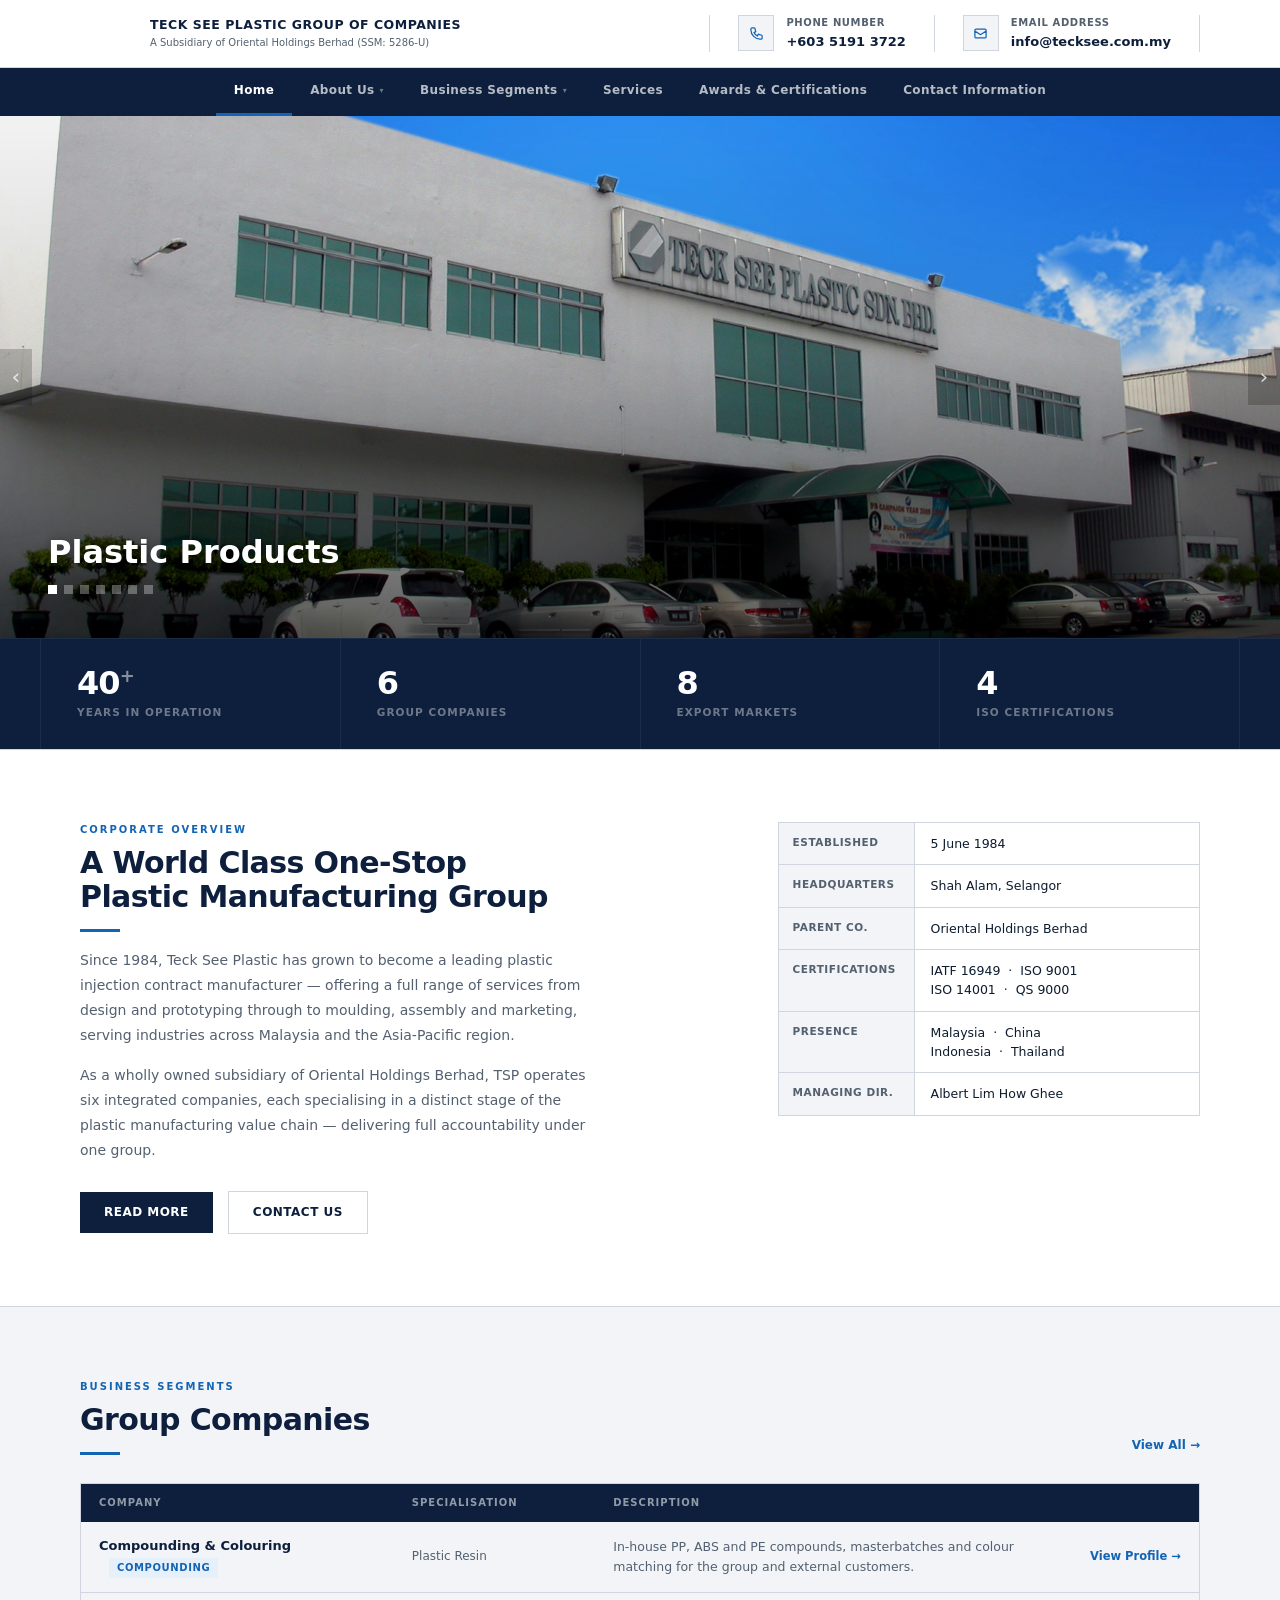
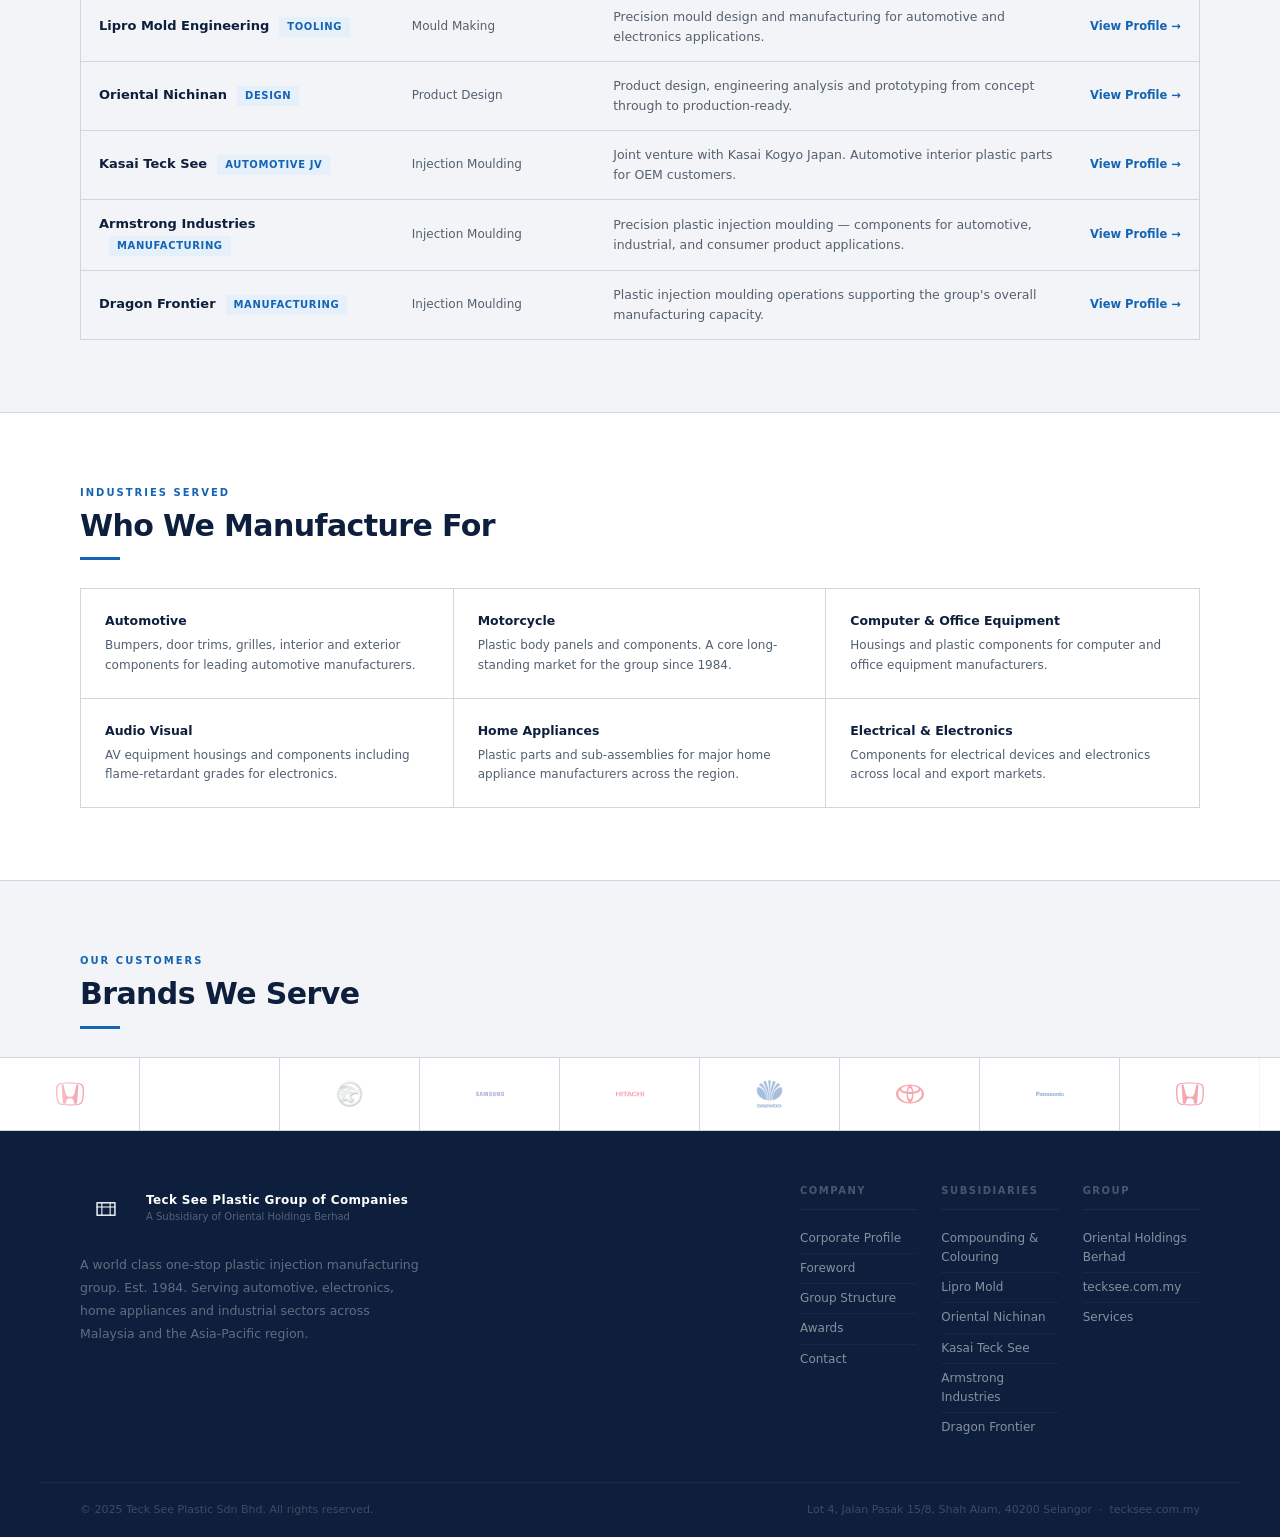
<file: index.html>
<!DOCTYPE html>
<html lang="en">
<head>
  <meta charset="UTF-8" />
  <meta name="viewport" content="width=device-width, initial-scale=1.0" />
  <title>Teck See Plastic Group of Companies</title>
  <link rel="stylesheet" href="style.css" />
</head>
<body>

<!-- TOP BAR -->
<div class="topbar">
  <div class="topbar-inner">
    <div class="topbar-brand">
      <div class="topbar-logo">
        <svg viewBox="0 0 32 32" fill="none">
          <rect x="3" y="7" width="26" height="18" rx="0" stroke="white" stroke-width="2"/>
          <path d="M3 13h26M10 7v18M22 7v18" stroke="white" stroke-width="1.5" stroke-linecap="square"/>
        </svg>
      </div>
      <div>
        <div class="topbar-co">Teck See Plastic Group of Companies</div>
        <div class="topbar-sub">A Subsidiary of Oriental Holdings Berhad (SSM: 5286-U)</div>
      </div>
    </div>
    <div class="topbar-contacts">
      <div class="topbar-contact">
        <div class="topbar-contact-icon">
          <svg width="15" height="15" fill="none" viewBox="0 0 24 24" stroke="currentColor" stroke-width="2">
            <path stroke-linecap="square" stroke-linejoin="miter" d="M3 5a2 2 0 012-2h3.28a1 1 0 01.948.684l1.498 4.493a1 1 0 01-.502 1.21l-2.257 1.13a11.042 11.042 0 005.516 5.516l1.13-2.257a1 1 0 011.21-.502l4.493 1.498a1 1 0 01.684.949V19a2 2 0 01-2 2h-1C9.716 21 3 14.284 3 6V5z"/>
          </svg>
        </div>
        <div>
          <div class="topbar-contact-label">Phone Number</div>
          <div class="topbar-contact-value">+603 5191 3722</div>
        </div>
      </div>
      <div class="topbar-contact">
        <div class="topbar-contact-icon">
          <svg width="15" height="15" fill="none" viewBox="0 0 24 24" stroke="currentColor" stroke-width="2">
            <path stroke-linecap="square" stroke-linejoin="miter" d="M3 8l7.89 5.26a2 2 0 002.22 0L21 8M5 19h14a2 2 0 002-2V7a2 2 0 00-2-2H5a2 2 0 00-2 2v10a2 2 0 002 2z"/>
          </svg>
        </div>
        <div>
          <div class="topbar-contact-label">Email Address</div>
          <div class="topbar-contact-value">info@tecksee.com.my</div>
        </div>
      </div>
    </div>
  </div>
</div>

<!-- NAV BAR -->
<nav id="main-nav">
  <div class="nav-inner" id="nav-inner">
    <div class="nav-item">
      <a href="index.html" class="nav-link active">Home</a>
    </div>
    <div class="nav-item">
      <a href="about.html" class="nav-link">About Us <span class="caret">▾</span></a>
      <div class="dropdown-menu">
        <a href="about.html">Corporate Profile</a>
        <a href="foreword.html">Foreword</a>
        <a href="structure.html">Group Structure</a>
      </div>
    </div>
    <div class="nav-item">
      <a href="subsidiaries.html" class="nav-link">Business Segments <span class="caret">▾</span></a>
      <div class="dropdown-menu">
        <a href="subsidiaries.html">All Subsidiaries</a>
        <a href="ccsb/index.html">Compounding &amp; Colouring</a>
        <a href="lipro-mold/">Lipro Mold Engineering</a>
        <a href="oriental-nichinan/">Oriental Nichinan Design</a>
        <a href="kasai-teck-see/">Kasai Teck See</a>
        <a href="at-ts/">Armstrong Industries</a>
        <a href="dragon-frontier/">Dragon Frontier</a>
      </div>
    </div>
    <div class="nav-item">
      <a href="services.html" class="nav-link">Services</a>
    </div>
    <div class="nav-item">
      <a href="awards.html" class="nav-link">Awards &amp; Certifications</a>
    </div>
    <div class="nav-item">
      <a href="contact.html" class="nav-link">Contact Information</a>
    </div>
  </div>
  <div class="nav-toggle" id="nav-toggle" onclick="toggleNav()">&#9776;</div>
</nav>

<!-- HERO -->
<div class="hero">
  <div class="hero-slides" id="hero-slides">

    <div class="hero-slide active">
      <div class="hero-slide-bg slide-tsp"></div>
      <div class="hero-slide-overlay"></div>
      <div class="hero-slide-content">
        <div class="hero-slide-name">Plastic Products</div>
        <div class="hero-dots">
          <div class="hero-dot active" onclick="goToSlide(0)"></div>
          <div class="hero-dot" onclick="goToSlide(1)"></div>
          <div class="hero-dot" onclick="goToSlide(2)"></div>
          <div class="hero-dot" onclick="goToSlide(3)"></div>
          <div class="hero-dot" onclick="goToSlide(4)"></div>
          <div class="hero-dot" onclick="goToSlide(5)"></div>
          <div class="hero-dot" onclick="goToSlide(6)"></div>
        </div>
      </div>
    </div>

    <div class="hero-slide">
      <div class="hero-slide-bg slide-ccsb"></div>
      <div class="hero-slide-overlay"></div>
      <div class="hero-slide-content">
        <div class="hero-slide-name">Compounding &amp; Colouring</div>
        <div class="hero-dots">
          <div class="hero-dot" onclick="goToSlide(0)"></div>
          <div class="hero-dot active" onclick="goToSlide(1)"></div>
          <div class="hero-dot" onclick="goToSlide(2)"></div>
          <div class="hero-dot" onclick="goToSlide(3)"></div>
          <div class="hero-dot" onclick="goToSlide(4)"></div>
          <div class="hero-dot" onclick="goToSlide(5)"></div>
          <div class="hero-dot" onclick="goToSlide(6)"></div>
        </div>
      </div>
    </div>

    <div class="hero-slide">
      <div class="hero-slide-bg slide-lipro"></div>
      <div class="hero-slide-overlay"></div>
      <div class="hero-slide-content">
        <div class="hero-slide-name">Mould Engineering</div>
        <div class="hero-dots">
          <div class="hero-dot" onclick="goToSlide(0)"></div>
          <div class="hero-dot" onclick="goToSlide(1)"></div>
          <div class="hero-dot active" onclick="goToSlide(2)"></div>
          <div class="hero-dot" onclick="goToSlide(3)"></div>
          <div class="hero-dot" onclick="goToSlide(4)"></div>
          <div class="hero-dot" onclick="goToSlide(5)"></div>
          <div class="hero-dot" onclick="goToSlide(6)"></div>
        </div>
      </div>
    </div>

    <div class="hero-slide">
      <div class="hero-slide-bg slide-on"></div>
      <div class="hero-slide-overlay"></div>
      <div class="hero-slide-content">
        <div class="hero-slide-name">Design &amp; Engineering</div>
        <div class="hero-dots">
          <div class="hero-dot" onclick="goToSlide(0)"></div>
          <div class="hero-dot" onclick="goToSlide(1)"></div>
          <div class="hero-dot" onclick="goToSlide(2)"></div>
          <div class="hero-dot active" onclick="goToSlide(3)"></div>
          <div class="hero-dot" onclick="goToSlide(4)"></div>
          <div class="hero-dot" onclick="goToSlide(5)"></div>
          <div class="hero-dot" onclick="goToSlide(6)"></div>
        </div>
      </div>
    </div>

    <div class="hero-slide">
      <div class="hero-slide-bg slide-kasai"></div>
      <div class="hero-slide-overlay"></div>
      <div class="hero-slide-content">
        <div class="hero-slide-name">Automotive Joint Venture</div>
        <div class="hero-dots">
          <div class="hero-dot" onclick="goToSlide(0)"></div>
          <div class="hero-dot" onclick="goToSlide(1)"></div>
          <div class="hero-dot" onclick="goToSlide(2)"></div>
          <div class="hero-dot" onclick="goToSlide(3)"></div>
          <div class="hero-dot active" onclick="goToSlide(4)"></div>
          <div class="hero-dot" onclick="goToSlide(5)"></div>
          <div class="hero-dot" onclick="goToSlide(6)"></div>
        </div>
      </div>
    </div>

    <div class="hero-slide">
      <div class="hero-slide-bg slide-atts"></div>
      <div class="hero-slide-overlay"></div>
      <div class="hero-slide-content">
        <div class="hero-slide-name">Marketing &amp; Distribution</div>
        <div class="hero-dots">
          <div class="hero-dot" onclick="goToSlide(0)"></div>
          <div class="hero-dot" onclick="goToSlide(1)"></div>
          <div class="hero-dot" onclick="goToSlide(2)"></div>
          <div class="hero-dot" onclick="goToSlide(3)"></div>
          <div class="hero-dot" onclick="goToSlide(4)"></div>
          <div class="hero-dot active" onclick="goToSlide(5)"></div>
          <div class="hero-dot" onclick="goToSlide(6)"></div>
        </div>
      </div>
    </div>

    <div class="hero-slide">
      <div class="hero-slide-bg slide-dragon"></div>
      <div class="hero-slide-overlay"></div>
      <div class="hero-slide-content">
        <div class="hero-slide-name">Dragon Frontier</div>
        <div class="hero-dots">
          <div class="hero-dot" onclick="goToSlide(0)"></div>
          <div class="hero-dot" onclick="goToSlide(1)"></div>
          <div class="hero-dot" onclick="goToSlide(2)"></div>
          <div class="hero-dot" onclick="goToSlide(3)"></div>
          <div class="hero-dot" onclick="goToSlide(4)"></div>
          <div class="hero-dot" onclick="goToSlide(5)"></div>
          <div class="hero-dot active" onclick="goToSlide(6)"></div>
        </div>
      </div>
    </div>

  </div>
  <div class="hero-arrow hero-arrow-prev" onclick="prevSlide()">&#8249;</div>
  <div class="hero-arrow hero-arrow-next" onclick="nextSlide()">&#8250;</div>
</div>

<!-- STATS BAR -->
<div class="stats-bar">
  <div class="stats-bar-inner">
    <div class="stat-item">
      <div class="stat-num">40<sup>+</sup></div>
      <div class="stat-label">Years in Operation</div>
    </div>
    <div class="stat-item">
      <div class="stat-num">6</div>
      <div class="stat-label">Group Companies</div>
    </div>
    <div class="stat-item">
      <div class="stat-num">8</div>
      <div class="stat-label">Export Markets</div>
    </div>
    <div class="stat-item">
      <div class="stat-num">4</div>
      <div class="stat-label">ISO Certifications</div>
    </div>
  </div>
</div>

<!-- ABOUT -->
<div class="section ruled">
  <div class="container">
    <div class="two-col wide">
      <div>
        <div class="section-label">Corporate Overview</div>
        <h2 class="section-title">A World Class One-Stop<br />Plastic Manufacturing Group</h2>
        <div class="section-rule"></div>
        <p class="section-desc">Since 1984, Teck See Plastic has grown to become a leading plastic injection contract manufacturer — offering a full range of services from design and prototyping through to moulding, assembly and marketing, serving industries across Malaysia and the Asia-Pacific region.</p>
        <p style="font-size:14px;color:var(--muted);line-height:1.8;margin-top:14px;max-width:520px;">As a wholly owned subsidiary of Oriental Holdings Berhad, TSP operates six integrated companies, each specialising in a distinct stage of the plastic manufacturing value chain — delivering full accountability under one group.</p>
        <div style="margin-top:28px;">
          <a href="about.html" style="display:inline-block;padding:11px 24px;background:var(--navy);color:#fff;font-size:12px;font-weight:700;letter-spacing:0.04em;text-transform:uppercase;transition:background 0.2s;">Read More</a>
          <a href="contact.html" style="display:inline-block;padding:11px 24px;border:1px solid var(--border);color:var(--navy);font-size:12px;font-weight:700;letter-spacing:0.04em;text-transform:uppercase;margin-left:10px;transition:background 0.2s, color 0.2s;">Contact Us</a>
        </div>
      </div>
      <div class="fact-table">
        <div class="fact-row">
          <span class="fact-key">Established</span>
          <span class="fact-val">5 June 1984</span>
        </div>
        <div class="fact-row">
          <span class="fact-key">Headquarters</span>
          <span class="fact-val">Shah Alam, Selangor</span>
        </div>
        <div class="fact-row">
          <span class="fact-key">Parent Co.</span>
          <span class="fact-val">Oriental Holdings Berhad</span>
        </div>
        <div class="fact-row">
          <span class="fact-key">Certifications</span>
          <span class="fact-val">IATF 16949 &nbsp;·&nbsp; ISO 9001<br />ISO 14001 &nbsp;·&nbsp; QS 9000</span>
        </div>
        <div class="fact-row">
          <span class="fact-key">Presence</span>
          <span class="fact-val">Malaysia &nbsp;·&nbsp; China<br />Indonesia &nbsp;·&nbsp; Thailand</span>
        </div>
        <div class="fact-row">
          <span class="fact-key">Managing Dir.</span>
          <span class="fact-val">Albert Lim How Ghee</span>
        </div>
      </div>
    </div>
  </div>
</div>

<!-- BUSINESS SEGMENTS -->
<div class="section surface ruled">
  <div class="container">
    <div style="display:flex;justify-content:space-between;align-items:flex-end;margin-bottom:28px;">
      <div>
        <div class="section-label">Business Segments</div>
        <h2 class="section-title">Group Companies</h2>
        <div class="section-rule"></div>
      </div>
      <a href="subsidiaries.html" style="font-size:12px;font-weight:600;color:var(--accent);white-space:nowrap;">View All &rarr;</a>
    </div>
    <div class="segments-table-wrap"><table class="segments-table">
      <thead>
        <tr>
          <th style="width:28%;">Company</th>
          <th style="width:18%;">Specialisation</th>
          <th>Description</th>
          <th style="width:110px;"></th>
        </tr>
      </thead>
      <tbody>
        <tr>
          <td><span class="seg-name">Compounding &amp; Colouring</span><span class="seg-spec">Compounding</span></td>
          <td style="font-size:12px;color:var(--muted);">Plastic Resin</td>
          <td style="font-size:12.5px;color:var(--muted);">In-house PP, ABS and PE compounds, masterbatches and colour matching for the group and external customers.</td>
          <td><a href="ccsb/index.html" class="seg-link">View Profile &rarr;</a></td>
        </tr>
        <tr>
          <td><span class="seg-name">Lipro Mold Engineering</span><span class="seg-spec">Tooling</span></td>
          <td style="font-size:12px;color:var(--muted);">Mould Making</td>
          <td style="font-size:12.5px;color:var(--muted);">Precision mould design and manufacturing for automotive and electronics applications.</td>
          <td><a href="lipro-mold/" class="seg-link">View Profile &rarr;</a></td>
        </tr>
        <tr>
          <td><span class="seg-name">Oriental Nichinan</span><span class="seg-spec">Design</span></td>
          <td style="font-size:12px;color:var(--muted);">Product Design</td>
          <td style="font-size:12.5px;color:var(--muted);">Product design, engineering analysis and prototyping from concept through to production-ready.</td>
          <td><a href="oriental-nichinan/" class="seg-link">View Profile &rarr;</a></td>
        </tr>
        <tr>
          <td><span class="seg-name">Kasai Teck See</span><span class="seg-spec">Automotive JV</span></td>
          <td style="font-size:12px;color:var(--muted);">Injection Moulding</td>
          <td style="font-size:12.5px;color:var(--muted);">Joint venture with Kasai Kogyo Japan. Automotive interior plastic parts for OEM customers.</td>
          <td><a href="kasai-teck-see/" class="seg-link">View Profile &rarr;</a></td>
        </tr>
        <tr>
          <td><span class="seg-name">Armstrong Industries</span><span class="seg-spec">Manufacturing</span></td>
          <td style="font-size:12px;color:var(--muted);">Injection Moulding</td>
          <td style="font-size:12.5px;color:var(--muted);">Precision plastic injection moulding — components for automotive, industrial, and consumer product applications.</td>
          <td><a href="at-ts/" class="seg-link">View Profile &rarr;</a></td>
        </tr>
        <tr>
          <td><span class="seg-name">Dragon Frontier</span><span class="seg-spec">Manufacturing</span></td>
          <td style="font-size:12px;color:var(--muted);">Injection Moulding</td>
          <td style="font-size:12.5px;color:var(--muted);">Plastic injection moulding operations supporting the group's overall manufacturing capacity.</td>
          <td><a href="dragon-frontier/" class="seg-link">View Profile &rarr;</a></td>
        </tr>
      </tbody>
    </table></div>
  </div>
</div>

<!-- INDUSTRIES -->
<div class="section ruled">
  <div class="container">
    <div style="margin-bottom:28px;">
      <div class="section-label">Industries Served</div>
      <h2 class="section-title">Who We Manufacture For</h2>
      <div class="section-rule"></div>
    </div>
    <div class="industries-grid">
      <div class="industry-cell">
        <div class="industry-name">Automotive</div>
        <div class="industry-desc">Bumpers, door trims, grilles, interior and exterior components for leading automotive manufacturers.</div>
      </div>
      <div class="industry-cell">
        <div class="industry-name">Motorcycle</div>
        <div class="industry-desc">Plastic body panels and components. A core long-standing market for the group since 1984.</div>
      </div>
      <div class="industry-cell">
        <div class="industry-name">Computer &amp; Office Equipment</div>
        <div class="industry-desc">Housings and plastic components for computer and office equipment manufacturers.</div>
      </div>
      <div class="industry-cell">
        <div class="industry-name">Audio Visual</div>
        <div class="industry-desc">AV equipment housings and components including flame-retardant grades for electronics.</div>
      </div>
      <div class="industry-cell">
        <div class="industry-name">Home Appliances</div>
        <div class="industry-desc">Plastic parts and sub-assemblies for major home appliance manufacturers across the region.</div>
      </div>
      <div class="industry-cell">
        <div class="industry-name">Electrical &amp; Electronics</div>
        <div class="industry-desc">Components for electrical devices and electronics across local and export markets.</div>
      </div>
    </div>
  </div>
</div>

<!-- BRANDS MARQUEE -->
<div class="section surface ruled" style="padding-bottom:0;">
  <div class="container" style="padding-bottom:28px;">
    <div class="section-label">Our Customers</div>
    <h2 class="section-title">Brands We Serve</h2>
    <div class="section-rule"></div>
  </div>
  <div class="brands-marquee">
    <div class="brands-track" id="brands-track">
      <!-- Set 1 -->
      <div class="brand-item"><img src="assets/logos/honda.svg" alt="Honda"></div>
      <div class="brand-item"><img src="assets/logos/sony.svg" alt="Sony"></div>
      <div class="brand-item"><img src="assets/logos/proton.jpg" alt="Proton"></div>
      <div class="brand-item"><img src="assets/logos/samsung.svg" alt="Samsung"></div>
      <div class="brand-item"><img src="assets/logos/hitachi.svg" alt="Hitachi"></div>
      <div class="brand-item"><img src="assets/logos/daewoo.png" alt="Daewoo"></div>
      <div class="brand-item"><img src="assets/logos/toyota.svg" alt="Toyota"></div>
      <div class="brand-item"><img src="assets/logos/panasonic.svg" alt="Panasonic"></div>
      <!-- Set 2 — duplicate for seamless loop -->
      <div class="brand-item"><img src="assets/logos/honda.svg" alt="Honda"></div>
      <div class="brand-item"><img src="assets/logos/sony.svg" alt="Sony"></div>
      <div class="brand-item"><img src="assets/logos/proton.jpg" alt="Proton"></div>
      <div class="brand-item"><img src="assets/logos/samsung.svg" alt="Samsung"></div>
      <div class="brand-item"><img src="assets/logos/hitachi.svg" alt="Hitachi"></div>
      <div class="brand-item"><img src="assets/logos/daewoo.png" alt="Daewoo"></div>
      <div class="brand-item"><img src="assets/logos/toyota.svg" alt="Toyota"></div>
      <div class="brand-item"><img src="assets/logos/panasonic.svg" alt="Panasonic"></div>
    </div>
  </div>
</div>

<!-- FOOTER -->
<footer>
  <div class="footer-top">
    <div>
      <div class="footer-brand-row">
        <div class="footer-logo-icon">
          <svg viewBox="0 0 32 32" fill="none">
            <rect x="3" y="7" width="26" height="18" rx="0" stroke="white" stroke-width="2"/>
            <path d="M3 13h26M10 7v18M22 7v18" stroke="white" stroke-width="1.5" stroke-linecap="square"/>
          </svg>
        </div>
        <div>
          <div class="footer-co">Teck See Plastic Group of Companies</div>
          <div class="footer-sub">A Subsidiary of Oriental Holdings Berhad</div>
        </div>
      </div>
      <p class="footer-desc">A world class one-stop plastic injection manufacturing group. Est. 1984. Serving automotive, electronics, home appliances and industrial sectors across Malaysia and the Asia-Pacific region.</p>
    </div>
    <div class="footer-cols">
      <div class="footer-col">
        <div class="footer-col-hd">Company</div>
        <a href="about.html">Corporate Profile</a>
        <a href="foreword.html">Foreword</a>
        <a href="structure.html">Group Structure</a>
        <a href="awards.html">Awards</a>
        <a href="contact.html">Contact</a>
      </div>
      <div class="footer-col">
        <div class="footer-col-hd">Subsidiaries</div>
        <a href="ccsb/index.html">Compounding &amp; Colouring</a>
        <a href="lipro-mold/">Lipro Mold</a>
        <a href="oriental-nichinan/">Oriental Nichinan</a>
        <a href="kasai-teck-see/">Kasai Teck See</a>
        <a href="at-ts/">Armstrong Industries</a>
        <a href="dragon-frontier/">Dragon Frontier</a>
      </div>
      <div class="footer-col">
        <div class="footer-col-hd">Group</div>
        <a href="https://www.orientalholdings.com.my" target="_blank">Oriental Holdings Berhad</a>
        <a href="https://tecksee.com.my" target="_blank">tecksee.com.my</a>
        <a href="services.html">Services</a>
      </div>
    </div>
  </div>
  <div class="footer-bottom">
    <span>&copy; 2025 Teck See Plastic Sdn Bhd. All rights reserved.</span>
    <span>Lot 4, Jalan Pasak 15/8, Shah Alam, 40200 Selangor &nbsp;&middot;&nbsp; tecksee.com.my</span>
  </div>
</footer>

<script src="main.js"></script>
</body>
</html>
</file>
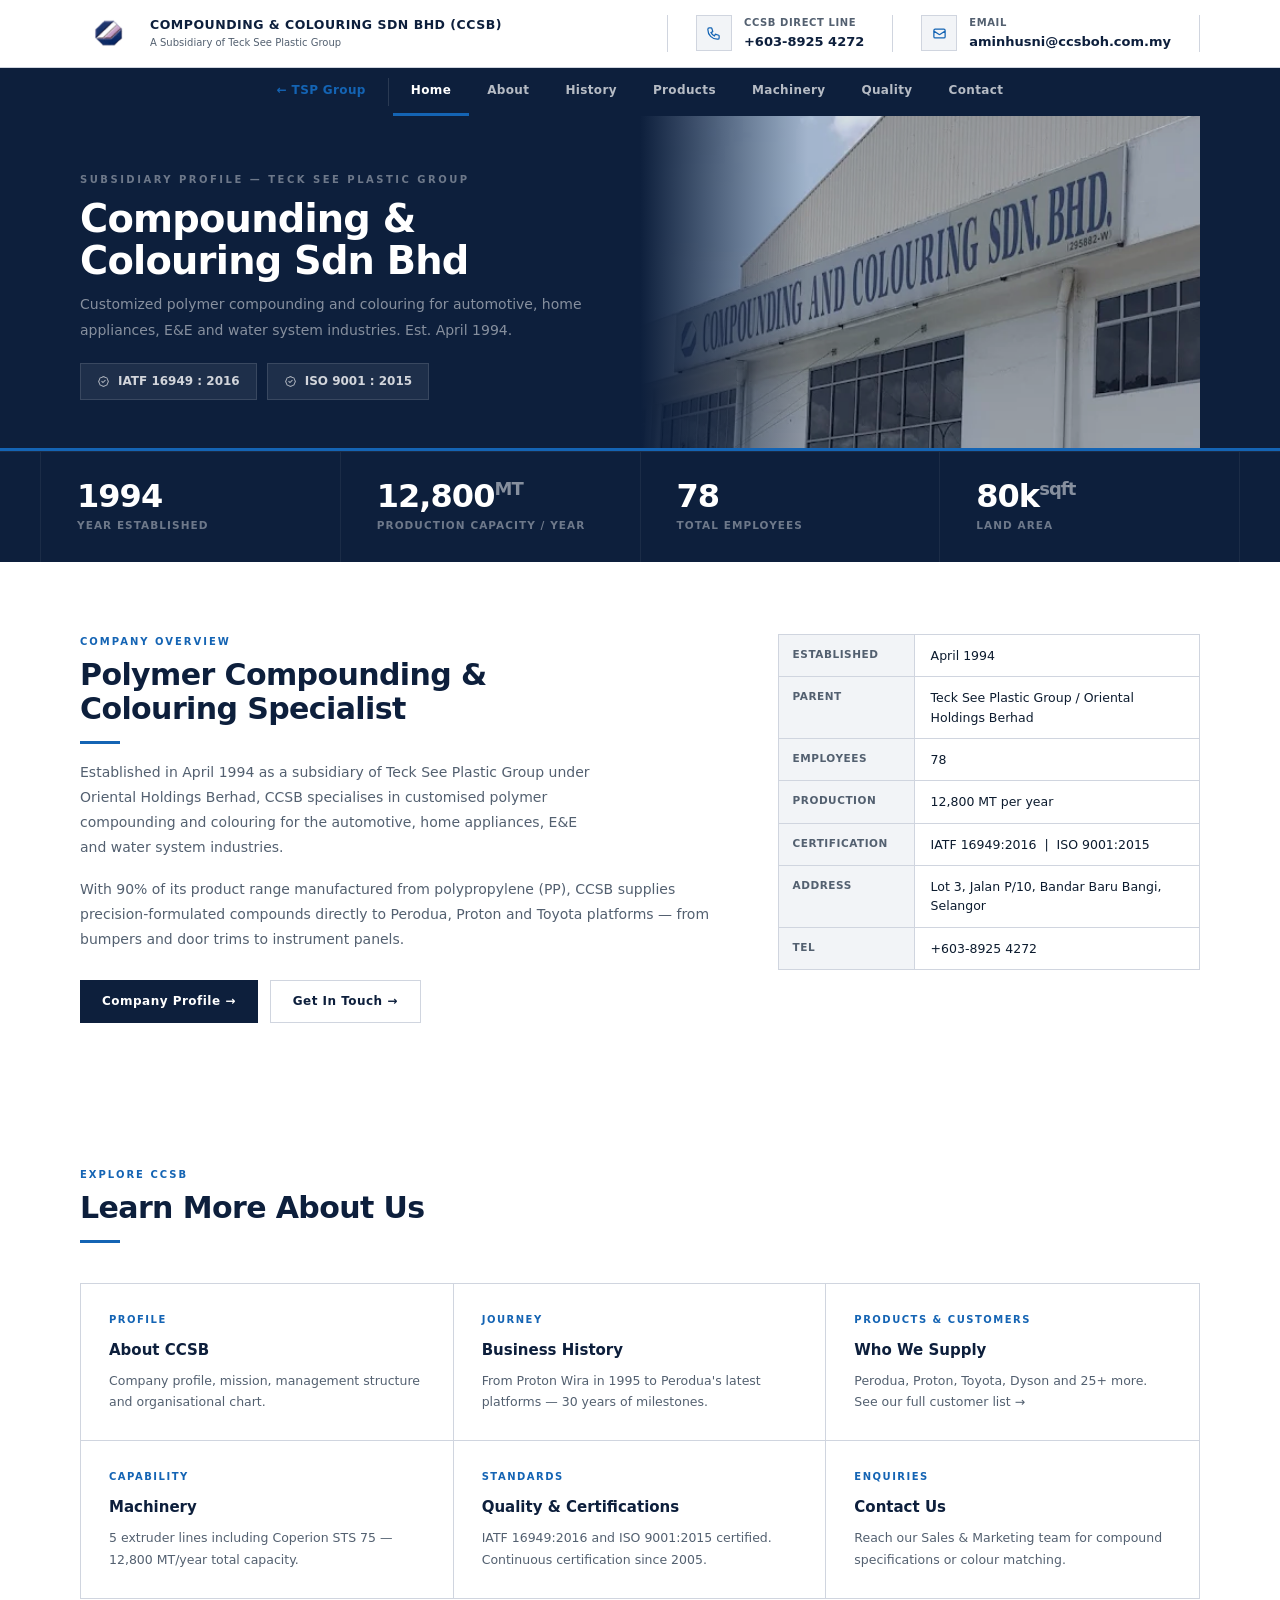
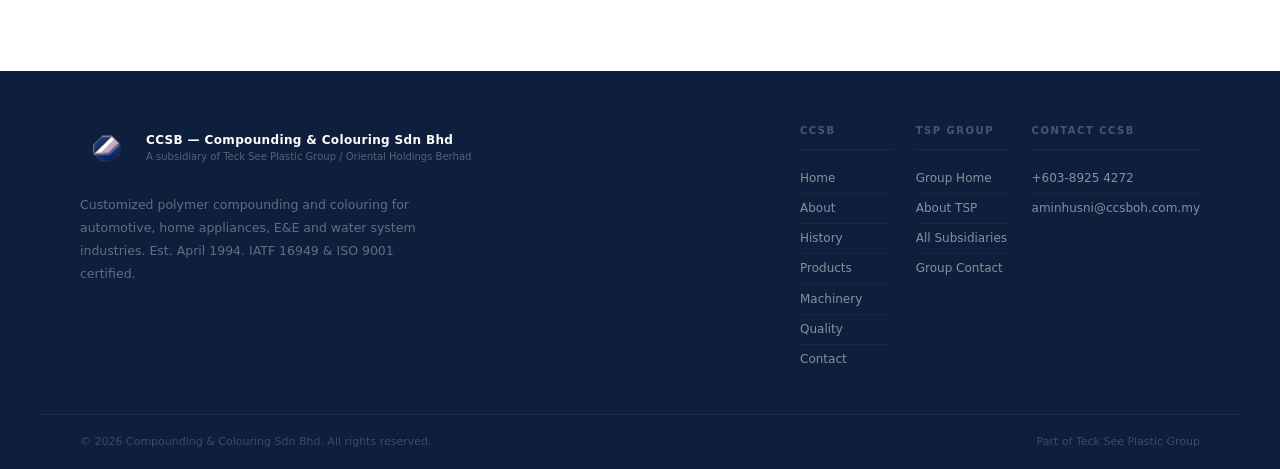
<file: ccsb/index.html>
<!DOCTYPE html>
<html lang="en">
<head>
  <meta charset="UTF-8" />
  <meta name="viewport" content="width=device-width, initial-scale=1.0" />
  <title>CCSB — Compounding &amp; Colouring Sdn Bhd | Teck See Plastic Group</title>
  <link rel="stylesheet" href="../style.css" />
</head>
<body>

<!-- TOP BAR -->
<div class="topbar">
  <div class="topbar-inner">
    <div class="topbar-brand">
      <div class="topbar-logo">
        <img src="assets/ccsb-logo.png" alt="CCSB Logo" style="width:52px;height:52px;object-fit:contain;display:block;" />
      </div>
      <div>
        <div class="topbar-co">Compounding &amp; Colouring Sdn Bhd (CCSB)</div>
        <div class="topbar-sub">A Subsidiary of Teck See Plastic Group</div>
      </div>
    </div>
    <div class="topbar-contacts">
      <div class="topbar-contact">
        <div class="topbar-contact-icon">
          <svg width="15" height="15" fill="none" viewBox="0 0 24 24" stroke="currentColor" stroke-width="2">
            <path stroke-linecap="square" stroke-linejoin="miter" d="M3 5a2 2 0 012-2h3.28a1 1 0 01.948.684l1.498 4.493a1 1 0 01-.502 1.21l-2.257 1.13a11.042 11.042 0 005.516 5.516l1.13-2.257a1 1 0 011.21-.502l4.493 1.498a1 1 0 01.684.949V19a2 2 0 01-2 2h-1C9.716 21 3 14.284 3 6V5z"/>
          </svg>
        </div>
        <div>
          <div class="topbar-contact-label">CCSB Direct Line</div>
          <div class="topbar-contact-value">+603-8925 4272</div>
        </div>
      </div>
      <div class="topbar-contact">
        <div class="topbar-contact-icon">
          <svg width="15" height="15" fill="none" viewBox="0 0 24 24" stroke="currentColor" stroke-width="2">
            <path stroke-linecap="square" stroke-linejoin="miter" d="M3 8l7.89 5.26a2 2 0 002.22 0L21 8M5 19h14a2 2 0 002-2V7a2 2 0 00-2-2H5a2 2 0 00-2 2v10a2 2 0 002 2z"/>
          </svg>
        </div>
        <div>
          <div class="topbar-contact-label">Email</div>
          <div class="topbar-contact-value">aminhusni@ccsboh.com.my</div>
        </div>
      </div>
    </div>
  </div>
</div>

<!-- NAV BAR -->
<nav id="main-nav">
  <div class="nav-inner" id="nav-inner">
    <div class="nav-item">
      <a href="../index.html" class="nav-link nav-back">← TSP Group</a>
    </div>
    <div class="nav-sep"></div>
    <div class="nav-item"><a href="index.html" class="nav-link active">Home</a></div>
    <div class="nav-item"><a href="about.html" class="nav-link">About</a></div>
    <div class="nav-item"><a href="history.html" class="nav-link">History</a></div>
    <div class="nav-item"><a href="products.html" class="nav-link">Products</a></div>
    <div class="nav-item"><a href="machinery.html" class="nav-link">Machinery</a></div>
    <div class="nav-item"><a href="quality.html" class="nav-link">Quality</a></div>
    <div class="nav-item"><a href="contact.html" class="nav-link">Contact</a></div>
  </div>
  <div class="nav-toggle" id="nav-toggle" onclick="toggleNav()">&#9776;</div>
</nav>

<!-- PAGE BANNER -->
<div class="page-banner" style="padding:0;overflow:hidden;">
  <div class="banner-split" style="max-width:1200px;margin:0 auto;padding:0 40px;display:grid;grid-template-columns:1fr 1fr;gap:0;align-items:stretch;min-height:320px;">
    <div style="padding:56px 40px 48px 0;display:flex;flex-direction:column;justify-content:center;">
      <div class="page-banner-label">Subsidiary Profile — Teck See Plastic Group</div>
      <h1>Compounding &amp; Colouring Sdn Bhd</h1>
      <p class="page-banner-desc">Customized polymer compounding and colouring for automotive, home appliances, E&amp;E and water system industries. Est. April 1994.</p>
      <div style="display:flex;gap:10px;flex-wrap:wrap;margin-top:20px;">
        <div style="display:inline-flex;align-items:center;gap:8px;background:rgba(255,255,255,0.07);border:1px solid rgba(255,255,255,0.12);padding:8px 16px;">
          <svg width="13" height="13" fill="none" viewBox="0 0 24 24" stroke="rgba(255,255,255,0.6)" stroke-width="2"><path stroke-linecap="square" d="M9 12l2 2 4-4M7.835 4.697a3.42 3.42 0 001.946-.806 3.42 3.42 0 014.438 0 3.42 3.42 0 001.946.806 3.42 3.42 0 013.138 3.138 3.42 3.42 0 00.806 1.946 3.42 3.42 0 010 4.438 3.42 3.42 0 00-.806 1.946 3.42 3.42 0 01-3.138 3.138 3.42 3.42 0 00-1.946.806 3.42 3.42 0 01-4.438 0 3.42 3.42 0 00-1.946-.806 3.42 3.42 0 01-3.138-3.138 3.42 3.42 0 00-.806-1.946 3.42 3.42 0 010-4.438 3.42 3.42 0 00.806-1.946 3.42 3.42 0 013.138-3.138z"/></svg>
          <span style="font-size:12px;font-weight:700;color:rgba(255,255,255,0.8);">IATF 16949 : 2016</span>
        </div>
        <div style="display:inline-flex;align-items:center;gap:8px;background:rgba(255,255,255,0.07);border:1px solid rgba(255,255,255,0.12);padding:8px 16px;">
          <svg width="13" height="13" fill="none" viewBox="0 0 24 24" stroke="rgba(255,255,255,0.6)" stroke-width="2"><path stroke-linecap="square" d="M9 12l2 2 4-4M7.835 4.697a3.42 3.42 0 001.946-.806 3.42 3.42 0 014.438 0 3.42 3.42 0 001.946.806 3.42 3.42 0 013.138 3.138 3.42 3.42 0 00.806 1.946 3.42 3.42 0 010 4.438 3.42 3.42 0 00-.806 1.946 3.42 3.42 0 01-3.138 3.138 3.42 3.42 0 00-1.946.806 3.42 3.42 0 01-4.438 0 3.42 3.42 0 00-1.946-.806 3.42 3.42 0 01-3.138-3.138 3.42 3.42 0 00-.806-1.946 3.42 3.42 0 010-4.438 3.42 3.42 0 00.806-1.946 3.42 3.42 0 013.138-3.138z"/></svg>
          <span style="font-size:12px;font-weight:700;color:rgba(255,255,255,0.8);">ISO 9001 : 2015</span>
        </div>
      </div>
    </div>
    <div style="position:relative;overflow:hidden;min-height:300px;">
      <img src="assets/ccsb-building.png" alt="CCSB Building" style="position:absolute;inset:0;width:100%;height:100%;object-fit:cover;object-position:15% top;opacity:0.85;transform:scale(1.12);transform-origin:15% top;" />
      <div style="position:absolute;inset:0;background:linear-gradient(to right, var(--navy) 0%, transparent 30%);"></div>
    </div>
  </div>
</div>

<!-- STATS BAR -->
<div class="stats-bar">
  <div class="stats-bar-inner">
    <div class="stat-item">
      <div class="stat-num">1994</div>
      <div class="stat-label">Year Established</div>
    </div>
    <div class="stat-item">
      <div class="stat-num">12,800<sup>MT</sup></div>
      <div class="stat-label">Production Capacity / Year</div>
    </div>
    <div class="stat-item">
      <div class="stat-num">78</div>
      <div class="stat-label">Total Employees</div>
    </div>
    <div class="stat-item">
      <div class="stat-num">80k<sup>sqft</sup></div>
      <div class="stat-label">Land Area</div>
    </div>
  </div>
</div>

<!-- OVERVIEW SNAPSHOT -->
<div class="section">
  <div class="container">
    <div class="two-col wide">
      <div>
        <div class="section-label">Company Overview</div>
        <h2 class="section-title">Polymer Compounding &amp;<br />Colouring Specialist</h2>
        <div class="section-rule"></div>
        <p class="section-desc">Established in April 1994 as a subsidiary of Teck See Plastic Group under Oriental Holdings Berhad, CCSB specialises in customised polymer compounding and colouring for the automotive, home appliances, E&amp;E and water system industries.</p>
        <p style="font-size:14px;color:var(--muted);line-height:1.8;margin-top:16px;">With 90% of its product range manufactured from polypropylene (PP), CCSB supplies precision-formulated compounds directly to Perodua, Proton and Toyota platforms — from bumpers and door trims to instrument panels.</p>
        <div style="margin-top:28px;display:flex;gap:12px;flex-wrap:wrap;">
          <a href="about.html" style="display:inline-flex;align-items:center;gap:8px;padding:11px 22px;background:var(--navy);color:#fff;font-size:12px;font-weight:700;letter-spacing:0.04em;">Company Profile →</a>
          <a href="contact.html" style="display:inline-flex;align-items:center;gap:8px;padding:11px 22px;border:1px solid var(--border);color:var(--navy);font-size:12px;font-weight:700;letter-spacing:0.04em;">Get In Touch →</a>
        </div>
      </div>
      <div>
        <div class="fact-table">
          <div class="fact-row"><span class="fact-key">Established</span><span class="fact-val">April 1994</span></div>
          <div class="fact-row"><span class="fact-key">Parent</span><span class="fact-val">Teck See Plastic Group / Oriental Holdings Berhad</span></div>
          <div class="fact-row"><span class="fact-key">Employees</span><span class="fact-val">78</span></div>
          <div class="fact-row"><span class="fact-key">Production</span><span class="fact-val">12,800 MT per year</span></div>
          <div class="fact-row"><span class="fact-key">Certification</span><span class="fact-val">IATF 16949:2016 &nbsp;|&nbsp; ISO 9001:2015</span></div>
          <div class="fact-row"><span class="fact-key">Address</span><span class="fact-val">Lot 3, Jalan P/10, Bandar Baru Bangi, Selangor</span></div>
          <div class="fact-row"><span class="fact-key">Tel</span><span class="fact-val">+603-8925 4272</span></div>
        </div>
      </div>
    </div>
  </div>
</div>


<!-- EXPLORE CCSB -->
<div class="section">
  <div class="container">
    <div class="section-label">Explore CCSB</div>
    <h2 class="section-title">Learn More About Us</h2>
    <div class="section-rule" style="margin-bottom:40px;"></div>
    <div class="explore-grid" style="display:grid;grid-template-columns:repeat(3,1fr);gap:0;border:1px solid var(--border);">
      <a href="about.html" style="display:block;padding:28px 28px;border-right:1px solid var(--border);border-bottom:1px solid var(--border);transition:background 0.15s;" onmouseover="this.style.background='var(--surface)'" onmouseout="this.style.background='transparent'">
        <div style="font-size:10px;font-weight:700;letter-spacing:0.15em;text-transform:uppercase;color:var(--accent);margin-bottom:10px;">Profile</div>
        <div style="font-size:15px;font-weight:800;color:var(--navy);margin-bottom:8px;">About CCSB</div>
        <div style="font-size:12.5px;color:var(--muted);line-height:1.7;">Company profile, mission, management structure and organisational chart.</div>
      </a>
      <a href="history.html" style="display:block;padding:28px 28px;border-right:1px solid var(--border);border-bottom:1px solid var(--border);transition:background 0.15s;" onmouseover="this.style.background='var(--surface)'" onmouseout="this.style.background='transparent'">
        <div style="font-size:10px;font-weight:700;letter-spacing:0.15em;text-transform:uppercase;color:var(--accent);margin-bottom:10px;">Journey</div>
        <div style="font-size:15px;font-weight:800;color:var(--navy);margin-bottom:8px;">Business History</div>
        <div style="font-size:12.5px;color:var(--muted);line-height:1.7;">From Proton Wira in 1995 to Perodua's latest platforms — 30 years of milestones.</div>
      </a>
      <a href="products.html" style="display:block;padding:28px 28px;border-bottom:1px solid var(--border);transition:background 0.15s;" onmouseover="this.style.background='var(--surface)'" onmouseout="this.style.background='transparent'">
        <div style="font-size:10px;font-weight:700;letter-spacing:0.15em;text-transform:uppercase;color:var(--accent);margin-bottom:10px;">Products &amp; Customers</div>
        <div style="font-size:15px;font-weight:800;color:var(--navy);margin-bottom:8px;">Who We Supply</div>
        <div style="font-size:12.5px;color:var(--muted);line-height:1.7;">Perodua, Proton, Toyota, Dyson and 25+ more. See our full customer list →</div>
      </a>
      <a href="machinery.html" style="display:block;padding:28px 28px;border-right:1px solid var(--border);transition:background 0.15s;" onmouseover="this.style.background='var(--surface)'" onmouseout="this.style.background='transparent'">
        <div style="font-size:10px;font-weight:700;letter-spacing:0.15em;text-transform:uppercase;color:var(--accent);margin-bottom:10px;">Capability</div>
        <div style="font-size:15px;font-weight:800;color:var(--navy);margin-bottom:8px;">Machinery</div>
        <div style="font-size:12.5px;color:var(--muted);line-height:1.7;">5 extruder lines including Coperion STS 75 — 12,800 MT/year total capacity.</div>
      </a>
      <a href="quality.html" style="display:block;padding:28px 28px;border-right:1px solid var(--border);transition:background 0.15s;" onmouseover="this.style.background='var(--surface)'" onmouseout="this.style.background='transparent'">
        <div style="font-size:10px;font-weight:700;letter-spacing:0.15em;text-transform:uppercase;color:var(--accent);margin-bottom:10px;">Standards</div>
        <div style="font-size:15px;font-weight:800;color:var(--navy);margin-bottom:8px;">Quality &amp; Certifications</div>
        <div style="font-size:12.5px;color:var(--muted);line-height:1.7;">IATF 16949:2016 and ISO 9001:2015 certified. Continuous certification since 2005.</div>
      </a>
      <a href="contact.html" style="display:block;padding:28px 28px;transition:background 0.15s;" onmouseover="this.style.background='var(--surface)'" onmouseout="this.style.background='transparent'">
        <div style="font-size:10px;font-weight:700;letter-spacing:0.15em;text-transform:uppercase;color:var(--accent);margin-bottom:10px;">Enquiries</div>
        <div style="font-size:15px;font-weight:800;color:var(--navy);margin-bottom:8px;">Contact Us</div>
        <div style="font-size:12.5px;color:var(--muted);line-height:1.7;">Reach our Sales &amp; Marketing team for compound specifications or colour matching.</div>
      </a>
    </div>
  </div>
</div>

<!-- FOOTER -->
<footer>
  <div class="footer-top">
    <div>
      <div class="footer-brand-row">
        <div class="footer-logo-icon">
          <img src="assets/ccsb-logo.png" alt="CCSB Logo" style="width:52px;height:52px;object-fit:contain;display:block;" />
        </div>
        <div>
          <div class="footer-co">CCSB — Compounding &amp; Colouring Sdn Bhd</div>
          <div class="footer-sub">A subsidiary of Teck See Plastic Group / Oriental Holdings Berhad</div>
        </div>
      </div>
      <p class="footer-desc">Customized polymer compounding and colouring for automotive, home appliances, E&amp;E and water system industries. Est. April 1994. IATF 16949 &amp; ISO 9001 certified.</p>
    </div>
    <div class="footer-cols">
      <div class="footer-col">
        <div class="footer-col-hd">CCSB</div>
        <a href="index.html">Home</a>
        <a href="about.html">About</a>
        <a href="history.html">History</a>
        <a href="products.html">Products</a>
        <a href="machinery.html">Machinery</a>
        <a href="quality.html">Quality</a>
        <a href="contact.html">Contact</a>
      </div>
      <div class="footer-col">
        <div class="footer-col-hd">TSP Group</div>
        <a href="../index.html">Group Home</a>
        <a href="../about.html">About TSP</a>
        <a href="../subsidiaries.html">All Subsidiaries</a>
        <a href="../contact.html">Group Contact</a>
      </div>
      <div class="footer-col">
        <div class="footer-col-hd">Contact CCSB</div>
        <a href="tel:+60389254272">+603-8925 4272</a>
        <a href="mailto:aminhusni@ccsboh.com.my">aminhusni@ccsboh.com.my</a>
      </div>
    </div>
  </div>
  <div class="footer-bottom">
    <span>© 2026 Compounding &amp; Colouring Sdn Bhd. All rights reserved.</span>
    <span>Part of Teck See Plastic Group</span>
  </div>
</footer>

<script src="../main.js"></script>
</body>
</html>
</file>
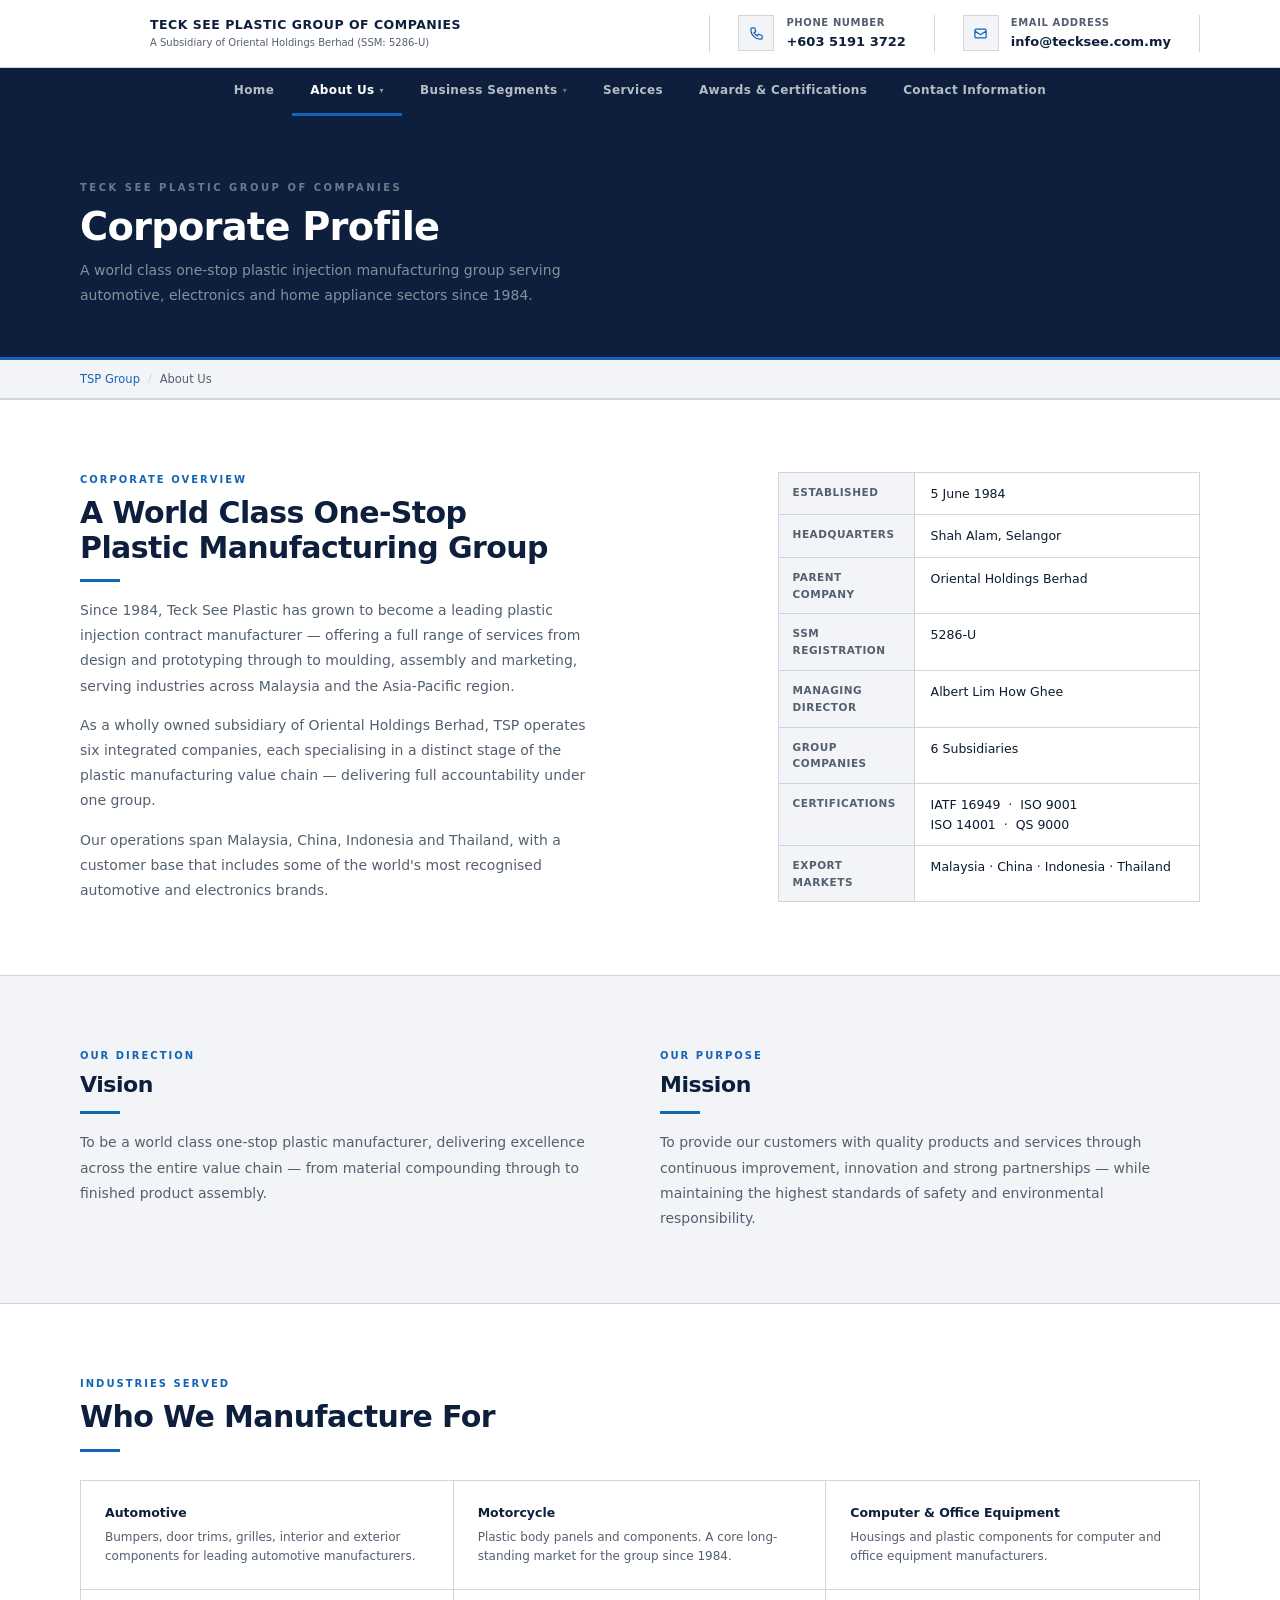
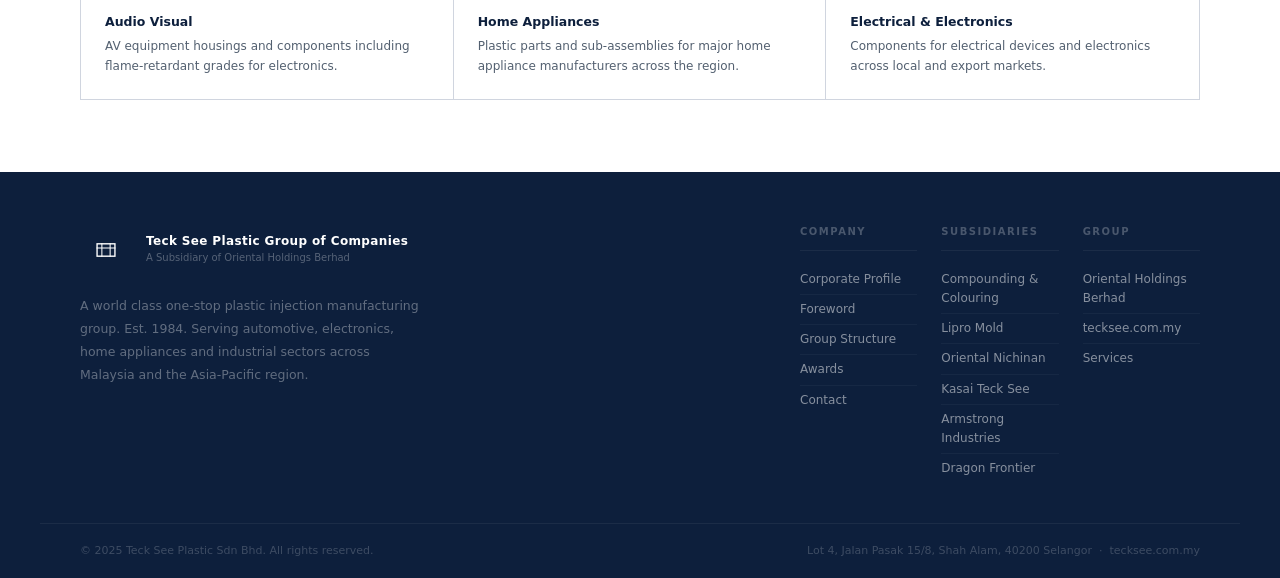
<file: about.html>
<!DOCTYPE html>
<html lang="en">
<head>
  <meta charset="UTF-8" />
  <meta name="viewport" content="width=device-width, initial-scale=1.0" />
  <title>About | Teck See Plastic Group of Companies</title>
  <link rel="stylesheet" href="style.css" />
</head>
<body>

<!-- TOP BAR -->
<div class="topbar">
  <div class="topbar-inner">
    <div class="topbar-brand">
      <div class="topbar-logo">
        <svg viewBox="0 0 32 32" fill="none">
          <rect x="3" y="7" width="26" height="18" rx="0" stroke="white" stroke-width="2"/>
          <path d="M3 13h26M10 7v18M22 7v18" stroke="white" stroke-width="1.5" stroke-linecap="square"/>
        </svg>
      </div>
      <div>
        <div class="topbar-co">Teck See Plastic Group of Companies</div>
        <div class="topbar-sub">A Subsidiary of Oriental Holdings Berhad (SSM: 5286-U)</div>
      </div>
    </div>
    <div class="topbar-contacts">
      <div class="topbar-contact">
        <div class="topbar-contact-icon">
          <svg width="15" height="15" fill="none" viewBox="0 0 24 24" stroke="currentColor" stroke-width="2"><path stroke-linecap="square" stroke-linejoin="miter" d="M3 5a2 2 0 012-2h3.28a1 1 0 01.948.684l1.498 4.493a1 1 0 01-.502 1.21l-2.257 1.13a11.042 11.042 0 005.516 5.516l1.13-2.257a1 1 0 011.21-.502l4.493 1.498a1 1 0 01.684.949V19a2 2 0 01-2 2h-1C9.716 21 3 14.284 3 6V5z"/></svg>
        </div>
        <div>
          <div class="topbar-contact-label">Phone Number</div>
          <div class="topbar-contact-value">+603 5191 3722</div>
        </div>
      </div>
      <div class="topbar-contact">
        <div class="topbar-contact-icon">
          <svg width="15" height="15" fill="none" viewBox="0 0 24 24" stroke="currentColor" stroke-width="2"><path stroke-linecap="square" stroke-linejoin="miter" d="M3 8l7.89 5.26a2 2 0 002.22 0L21 8M5 19h14a2 2 0 002-2V7a2 2 0 00-2-2H5a2 2 0 00-2 2v10a2 2 0 002 2z"/></svg>
        </div>
        <div>
          <div class="topbar-contact-label">Email Address</div>
          <div class="topbar-contact-value">info@tecksee.com.my</div>
        </div>
      </div>
    </div>
  </div>
</div>

<!-- NAV BAR -->
<nav id="main-nav">
  <div class="nav-inner" id="nav-inner">
    <div class="nav-item"><a href="index.html" class="nav-link">Home</a></div>
    <div class="nav-item">
      <a href="about.html" class="nav-link active">About Us <span class="caret">▾</span></a>
      <div class="dropdown-menu">
        <a href="about.html">Corporate Profile</a>
        <a href="foreword.html">Foreword</a>
        <a href="structure.html">Group Structure</a>
      </div>
    </div>
    <div class="nav-item">
      <a href="subsidiaries.html" class="nav-link">Business Segments <span class="caret">▾</span></a>
      <div class="dropdown-menu">
        <a href="subsidiaries.html">All Subsidiaries</a>
        <a href="ccsb/index.html">Compounding &amp; Colouring</a>
        <a href="lipro-mold/">Lipro Mold Engineering</a>
        <a href="oriental-nichinan/">Oriental Nichinan Design</a>
        <a href="kasai-teck-see/">Kasai Teck See</a>
        <a href="at-ts/">Armstrong Industries</a>
        <a href="dragon-frontier/">Dragon Frontier</a>
      </div>
    </div>
    <div class="nav-item"><a href="services.html" class="nav-link">Services</a></div>
    <div class="nav-item"><a href="awards.html" class="nav-link">Awards &amp; Certifications</a></div>
    <div class="nav-item"><a href="contact.html" class="nav-link">Contact Information</a></div>
  </div>
  <div class="nav-toggle" id="nav-toggle" onclick="toggleNav()">&#9776;</div>
</nav>

<!-- PAGE BANNER -->
<div class="page-banner">
  <div class="page-banner-inner">
    <div class="page-banner-label">Teck See Plastic Group of Companies</div>
    <h1>Corporate Profile</h1>
    <p class="page-banner-desc">A world class one-stop plastic injection manufacturing group serving automotive, electronics and home appliance sectors since 1984.</p>
  </div>
</div>

<!-- BREADCRUMB -->
<div class="breadcrumb">
  <div class="breadcrumb-inner">
    <a href="index.html">TSP Group</a>
    <span class="breadcrumb-sep">/</span>
    <span class="breadcrumb-cur">About Us</span>
  </div>
</div>

<!-- OVERVIEW -->
<div class="section ruled">
  <div class="container">
    <div class="two-col wide">
      <div>
        <div class="section-label">Corporate Overview</div>
        <h2 class="section-title">A World Class One-Stop<br />Plastic Manufacturing Group</h2>
        <div class="section-rule"></div>
        <p class="section-desc">Since 1984, Teck See Plastic has grown to become a leading plastic injection contract manufacturer — offering a full range of services from design and prototyping through to moulding, assembly and marketing, serving industries across Malaysia and the Asia-Pacific region.</p>
        <p style="font-size:14px;color:var(--muted);line-height:1.8;margin-top:14px;max-width:520px;">As a wholly owned subsidiary of Oriental Holdings Berhad, TSP operates six integrated companies, each specialising in a distinct stage of the plastic manufacturing value chain — delivering full accountability under one group.</p>
        <p style="font-size:14px;color:var(--muted);line-height:1.8;margin-top:14px;max-width:520px;">Our operations span Malaysia, China, Indonesia and Thailand, with a customer base that includes some of the world's most recognised automotive and electronics brands.</p>
      </div>
      <div class="fact-table">
        <div class="fact-row"><span class="fact-key">Established</span><span class="fact-val">5 June 1984</span></div>
        <div class="fact-row"><span class="fact-key">Headquarters</span><span class="fact-val">Shah Alam, Selangor</span></div>
        <div class="fact-row"><span class="fact-key">Parent Company</span><span class="fact-val">Oriental Holdings Berhad</span></div>
        <div class="fact-row"><span class="fact-key">SSM Registration</span><span class="fact-val">5286-U</span></div>
        <div class="fact-row"><span class="fact-key">Managing Director</span><span class="fact-val">Albert Lim How Ghee</span></div>
        <div class="fact-row"><span class="fact-key">Group Companies</span><span class="fact-val">6 Subsidiaries</span></div>
        <div class="fact-row"><span class="fact-key">Certifications</span><span class="fact-val">IATF 16949 &nbsp;·&nbsp; ISO 9001<br />ISO 14001 &nbsp;·&nbsp; QS 9000</span></div>
        <div class="fact-row"><span class="fact-key">Export Markets</span><span class="fact-val">Malaysia · China · Indonesia · Thailand</span></div>
      </div>
    </div>
  </div>
</div>

<!-- VISION MISSION -->
<div class="section surface ruled">
  <div class="container">
    <div class="grid-2col">
      <div>
        <div class="section-label">Our Direction</div>
        <h2 class="section-title" style="font-size:22px;">Vision</h2>
        <div class="section-rule"></div>
        <p class="section-desc">To be a world class one-stop plastic manufacturer, delivering excellence across the entire value chain — from material compounding through to finished product assembly.</p>
      </div>
      <div>
        <div class="section-label">Our Purpose</div>
        <h2 class="section-title" style="font-size:22px;">Mission</h2>
        <div class="section-rule"></div>
        <p class="section-desc">To provide our customers with quality products and services through continuous improvement, innovation and strong partnerships — while maintaining the highest standards of safety and environmental responsibility.</p>
      </div>
    </div>
  </div>
</div>

<!-- INDUSTRIES -->
<div class="section ruled">
  <div class="container">
    <div style="margin-bottom:28px;">
      <div class="section-label">Industries Served</div>
      <h2 class="section-title">Who We Manufacture For</h2>
      <div class="section-rule"></div>
    </div>
    <div class="industries-grid">
      <div class="industry-cell">
        <div class="industry-name">Automotive</div>
        <div class="industry-desc">Bumpers, door trims, grilles, interior and exterior components for leading automotive manufacturers.</div>
      </div>
      <div class="industry-cell">
        <div class="industry-name">Motorcycle</div>
        <div class="industry-desc">Plastic body panels and components. A core long-standing market for the group since 1984.</div>
      </div>
      <div class="industry-cell">
        <div class="industry-name">Computer &amp; Office Equipment</div>
        <div class="industry-desc">Housings and plastic components for computer and office equipment manufacturers.</div>
      </div>
      <div class="industry-cell">
        <div class="industry-name">Audio Visual</div>
        <div class="industry-desc">AV equipment housings and components including flame-retardant grades for electronics.</div>
      </div>
      <div class="industry-cell">
        <div class="industry-name">Home Appliances</div>
        <div class="industry-desc">Plastic parts and sub-assemblies for major home appliance manufacturers across the region.</div>
      </div>
      <div class="industry-cell">
        <div class="industry-name">Electrical &amp; Electronics</div>
        <div class="industry-desc">Components for electrical devices and electronics across local and export markets.</div>
      </div>
    </div>
  </div>
</div>

<!-- FOOTER -->
<footer>
  <div class="footer-top">
    <div>
      <div class="footer-brand-row">
        <div class="footer-logo-icon">
          <svg viewBox="0 0 32 32" fill="none">
            <rect x="3" y="7" width="26" height="18" rx="0" stroke="white" stroke-width="2"/>
            <path d="M3 13h26M10 7v18M22 7v18" stroke="white" stroke-width="1.5" stroke-linecap="square"/>
          </svg>
        </div>
        <div>
          <div class="footer-co">Teck See Plastic Group of Companies</div>
          <div class="footer-sub">A Subsidiary of Oriental Holdings Berhad</div>
        </div>
      </div>
      <p class="footer-desc">A world class one-stop plastic injection manufacturing group. Est. 1984. Serving automotive, electronics, home appliances and industrial sectors across Malaysia and the Asia-Pacific region.</p>
    </div>
    <div class="footer-cols">
      <div class="footer-col">
        <div class="footer-col-hd">Company</div>
        <a href="about.html">Corporate Profile</a>
        <a href="foreword.html">Foreword</a>
        <a href="structure.html">Group Structure</a>
        <a href="awards.html">Awards</a>
        <a href="contact.html">Contact</a>
      </div>
      <div class="footer-col">
        <div class="footer-col-hd">Subsidiaries</div>
        <a href="ccsb/index.html">Compounding &amp; Colouring</a>
        <a href="lipro-mold/">Lipro Mold</a>
        <a href="oriental-nichinan/">Oriental Nichinan</a>
        <a href="kasai-teck-see/">Kasai Teck See</a>
        <a href="at-ts/">Armstrong Industries</a>
        <a href="dragon-frontier/">Dragon Frontier</a>
      </div>
      <div class="footer-col">
        <div class="footer-col-hd">Group</div>
        <a href="https://www.orientalholdings.com.my" target="_blank">Oriental Holdings Berhad</a>
        <a href="https://tecksee.com.my" target="_blank">tecksee.com.my</a>
        <a href="services.html">Services</a>
      </div>
    </div>
  </div>
  <div class="footer-bottom">
    <span>&copy; 2025 Teck See Plastic Sdn Bhd. All rights reserved.</span>
    <span>Lot 4, Jalan Pasak 15/8, Shah Alam, 40200 Selangor &nbsp;&middot;&nbsp; tecksee.com.my</span>
  </div>
</footer>

<script src="main.js"></script>
</body>
</html>
</file>
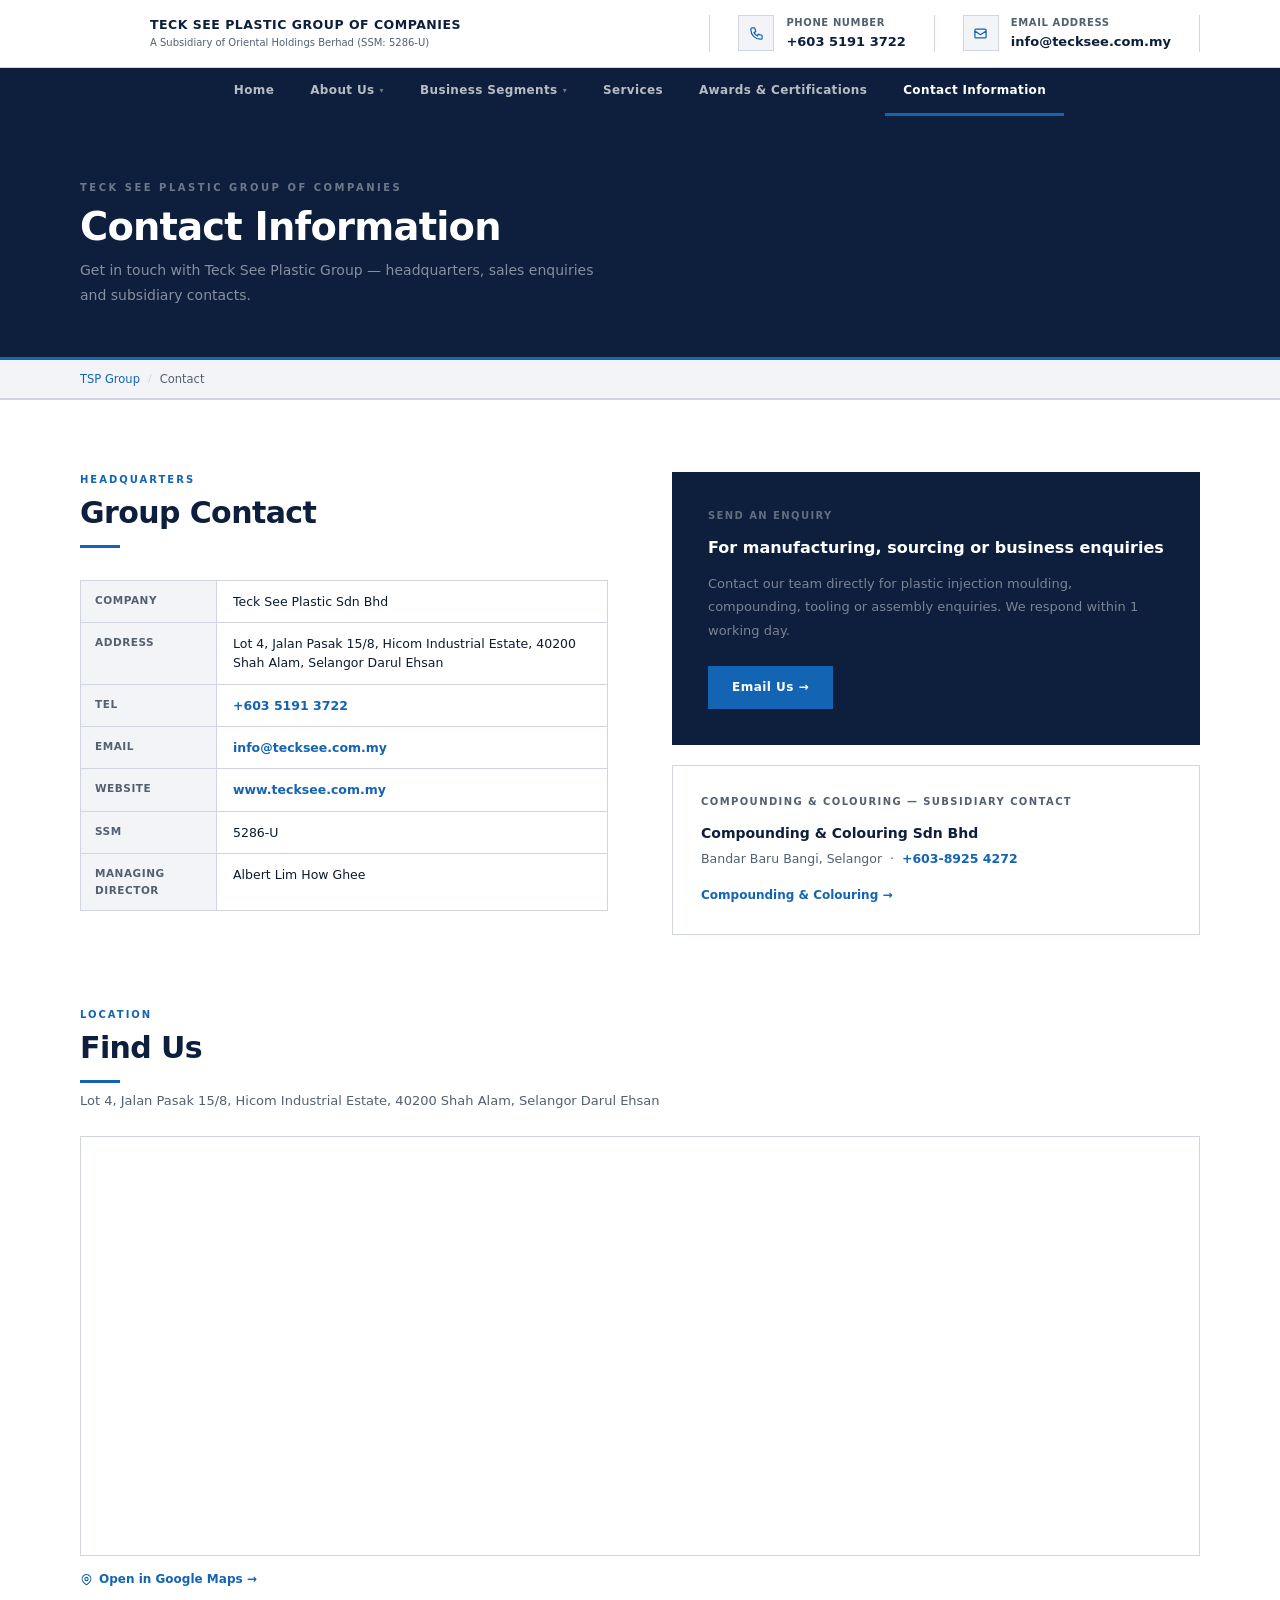
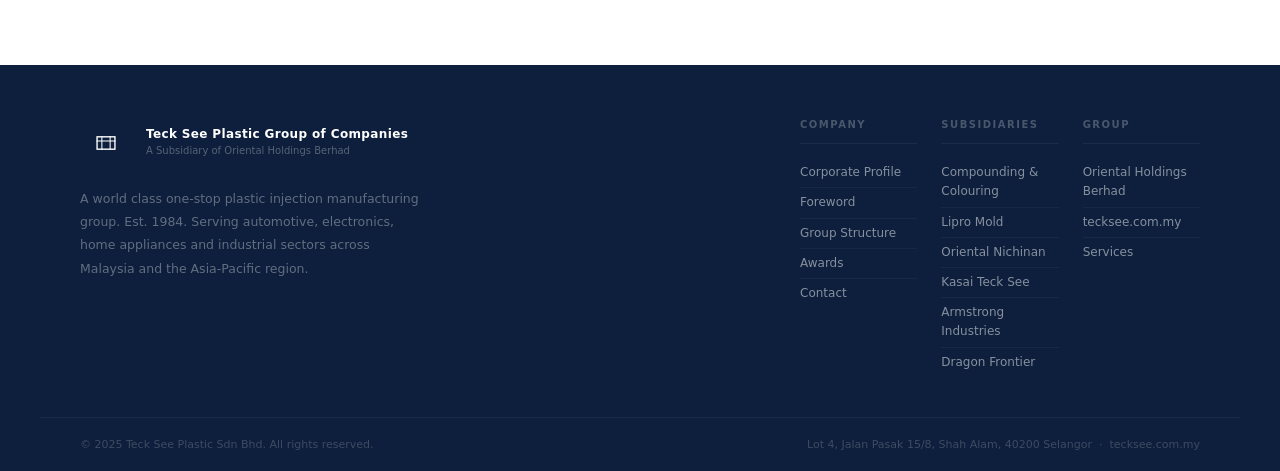
<file: contact.html>
<!DOCTYPE html>
<html lang="en">
<head>
  <meta charset="UTF-8" />
  <meta name="viewport" content="width=device-width, initial-scale=1.0" />
  <title>Contact | Teck See Plastic Group of Companies</title>
  <link rel="stylesheet" href="style.css" />
</head>
<body>

<!-- TOP BAR -->
<div class="topbar">
  <div class="topbar-inner">
    <div class="topbar-brand">
      <div class="topbar-logo">
        <svg viewBox="0 0 32 32" fill="none">
          <rect x="3" y="7" width="26" height="18" rx="0" stroke="white" stroke-width="2"/>
          <path d="M3 13h26M10 7v18M22 7v18" stroke="white" stroke-width="1.5" stroke-linecap="square"/>
        </svg>
      </div>
      <div>
        <div class="topbar-co">Teck See Plastic Group of Companies</div>
        <div class="topbar-sub">A Subsidiary of Oriental Holdings Berhad (SSM: 5286-U)</div>
      </div>
    </div>
    <div class="topbar-contacts">
      <div class="topbar-contact">
        <div class="topbar-contact-icon">
          <svg width="15" height="15" fill="none" viewBox="0 0 24 24" stroke="currentColor" stroke-width="2"><path stroke-linecap="square" stroke-linejoin="miter" d="M3 5a2 2 0 012-2h3.28a1 1 0 01.948.684l1.498 4.493a1 1 0 01-.502 1.21l-2.257 1.13a11.042 11.042 0 005.516 5.516l1.13-2.257a1 1 0 011.21-.502l4.493 1.498a1 1 0 01.684.949V19a2 2 0 01-2 2h-1C9.716 21 3 14.284 3 6V5z"/></svg>
        </div>
        <div>
          <div class="topbar-contact-label">Phone Number</div>
          <div class="topbar-contact-value">+603 5191 3722</div>
        </div>
      </div>
      <div class="topbar-contact">
        <div class="topbar-contact-icon">
          <svg width="15" height="15" fill="none" viewBox="0 0 24 24" stroke="currentColor" stroke-width="2"><path stroke-linecap="square" stroke-linejoin="miter" d="M3 8l7.89 5.26a2 2 0 002.22 0L21 8M5 19h14a2 2 0 002-2V7a2 2 0 00-2-2H5a2 2 0 00-2 2v10a2 2 0 002 2z"/></svg>
        </div>
        <div>
          <div class="topbar-contact-label">Email Address</div>
          <div class="topbar-contact-value">info@tecksee.com.my</div>
        </div>
      </div>
    </div>
  </div>
</div>

<!-- NAV BAR -->
<nav id="main-nav">
  <div class="nav-inner" id="nav-inner">
    <div class="nav-item"><a href="index.html" class="nav-link">Home</a></div>
    <div class="nav-item">
      <a href="about.html" class="nav-link">About Us <span class="caret">▾</span></a>
      <div class="dropdown-menu">
        <a href="about.html">Corporate Profile</a>
        <a href="foreword.html">Foreword</a>
        <a href="structure.html">Group Structure</a>
      </div>
    </div>
    <div class="nav-item">
      <a href="subsidiaries.html" class="nav-link">Business Segments <span class="caret">▾</span></a>
      <div class="dropdown-menu">
        <a href="subsidiaries.html">All Subsidiaries</a>
        <a href="ccsb/index.html">Compounding &amp; Colouring</a>
        <a href="lipro-mold/">Lipro Mold Engineering</a>
        <a href="oriental-nichinan/">Oriental Nichinan Design</a>
        <a href="kasai-teck-see/">Kasai Teck See</a>
        <a href="at-ts/">Armstrong Industries</a>
        <a href="dragon-frontier/">Dragon Frontier</a>
      </div>
    </div>
    <div class="nav-item"><a href="services.html" class="nav-link">Services</a></div>
    <div class="nav-item"><a href="awards.html" class="nav-link">Awards &amp; Certifications</a></div>
    <div class="nav-item"><a href="contact.html" class="nav-link active">Contact Information</a></div>
  </div>
  <div class="nav-toggle" id="nav-toggle" onclick="toggleNav()">&#9776;</div>
</nav>

<!-- PAGE BANNER -->
<div class="page-banner">
  <div class="page-banner-inner">
    <div class="page-banner-label">Teck See Plastic Group of Companies</div>
    <h1>Contact Information</h1>
    <p class="page-banner-desc">Get in touch with Teck See Plastic Group — headquarters, sales enquiries and subsidiary contacts.</p>
  </div>
</div>

<!-- BREADCRUMB -->
<div class="breadcrumb">
  <div class="breadcrumb-inner">
    <a href="index.html">TSP Group</a>
    <span class="breadcrumb-sep">/</span>
    <span class="breadcrumb-cur">Contact</span>
  </div>
</div>

<!-- CONTACT -->
<div class="section ruled">
  <div class="container">
    <div class="two-col">
      <div>
        <div class="section-label">Headquarters</div>
        <h2 class="section-title">Group Contact</h2>
        <div class="section-rule" style="margin-bottom:32px;"></div>
        <div class="fact-table">
          <div class="fact-row"><span class="fact-key">Company</span><span class="fact-val">Teck See Plastic Sdn Bhd</span></div>
          <div class="fact-row"><span class="fact-key">Address</span><span class="fact-val">Lot 4, Jalan Pasak 15/8, Hicom Industrial Estate, 40200 Shah Alam, Selangor Darul Ehsan</span></div>
          <div class="fact-row"><span class="fact-key">Tel</span><span class="fact-val"><a href="tel:+60351913722" style="color:var(--accent);font-weight:600;">+603 5191 3722</a></span></div>
          <div class="fact-row"><span class="fact-key">Email</span><span class="fact-val"><a href="mailto:info@tecksee.com.my" style="color:var(--accent);font-weight:600;">info@tecksee.com.my</a></span></div>
          <div class="fact-row"><span class="fact-key">Website</span><span class="fact-val"><a href="https://tecksee.com.my" target="_blank" style="color:var(--accent);font-weight:600;">www.tecksee.com.my</a></span></div>
          <div class="fact-row"><span class="fact-key">SSM</span><span class="fact-val">5286-U</span></div>
          <div class="fact-row"><span class="fact-key">Managing Director</span><span class="fact-val">Albert Lim How Ghee</span></div>
        </div>
      </div>
      <div style="display:flex;flex-direction:column;gap:20px;">
        <div style="background:var(--navy);padding:36px;flex:1;">
          <div style="font-size:10px;font-weight:700;letter-spacing:0.14em;text-transform:uppercase;color:rgba(255,255,255,0.35);margin-bottom:12px;">Send an Enquiry</div>
          <div style="font-size:16px;font-weight:700;color:#fff;line-height:1.5;margin-bottom:12px;">For manufacturing, sourcing or business enquiries</div>
          <p style="font-size:13px;color:rgba(255,255,255,0.45);line-height:1.8;margin-bottom:24px;">Contact our team directly for plastic injection moulding, compounding, tooling or assembly enquiries. We respond within 1 working day.</p>
          <a href="mailto:info@tecksee.com.my" style="display:inline-block;padding:12px 24px;background:var(--accent);color:#fff;font-size:12px;font-weight:700;letter-spacing:0.04em;text-decoration:none;">Email Us →</a>
        </div>
        <div style="border:1px solid var(--border);padding:28px;">
          <div style="font-size:10px;font-weight:700;letter-spacing:0.14em;text-transform:uppercase;color:var(--muted);margin-bottom:12px;">Compounding &amp; Colouring — Subsidiary Contact</div>
          <div style="font-size:14px;font-weight:700;color:var(--navy);margin-bottom:4px;">Compounding &amp; Colouring Sdn Bhd</div>
          <div style="font-size:12.5px;color:var(--muted);margin-bottom:12px;">Bandar Baru Bangi, Selangor &nbsp;·&nbsp; <a href="tel:+60389254272" style="color:var(--accent);font-weight:600;">+603-8925 4272</a></div>
          <a href="ccsb/contact.html" style="font-size:12px;font-weight:700;color:var(--accent);">Compounding &amp; Colouring →</a>
        </div>
      </div>
    </div>
  </div>
</div>

<!-- MAP -->
<div class="section" style="padding-top:0;">
  <div class="container">
    <div class="section-label">Location</div>
    <h2 class="section-title">Find Us</h2>
    <div class="section-rule" style="margin-bottom:8px;"></div>
    <p style="font-size:13px;color:var(--muted);margin-bottom:24px;">Lot 4, Jalan Pasak 15/8, Hicom Industrial Estate, 40200 Shah Alam, Selangor Darul Ehsan</p>
    <div style="width:100%;height:420px;overflow:hidden;border:1px solid var(--border);">
      <iframe
        src="https://maps.google.com/maps?q=Teck+See+Plastic+Sdn+Bhd+Shah+Alam&output=embed"
        width="100%"
        height="420"
        style="border:0;display:block;"
        allowfullscreen=""
        loading="lazy"
        referrerpolicy="no-referrer-when-downgrade">
      </iframe>
    </div>
    <div style="margin-top:12px;">
      <a href="https://maps.google.com/maps?q=Teck+See+Plastic+Sdn+Bhd+Shah+Alam" target="_blank" rel="noopener" style="display:inline-flex;align-items:center;gap:6px;font-size:12px;font-weight:700;color:var(--accent);text-decoration:none;">
        <svg width="13" height="13" fill="none" viewBox="0 0 24 24" stroke="currentColor" stroke-width="2"><path stroke-linecap="square" d="M17.657 16.657L13.414 20.9a1.998 1.998 0 01-2.827 0l-4.244-4.243a8 8 0 1111.314 0z"/><path stroke-linecap="square" d="M15 11a3 3 0 11-6 0 3 3 0 016 0z"/></svg>
        Open in Google Maps →
      </a>
    </div>
  </div>
</div>

<!-- FOOTER -->
<footer>
  <div class="footer-top">
    <div>
      <div class="footer-brand-row">
        <div class="footer-logo-icon">
          <svg viewBox="0 0 32 32" fill="none">
            <rect x="3" y="7" width="26" height="18" rx="0" stroke="white" stroke-width="2"/>
            <path d="M3 13h26M10 7v18M22 7v18" stroke="white" stroke-width="1.5" stroke-linecap="square"/>
          </svg>
        </div>
        <div>
          <div class="footer-co">Teck See Plastic Group of Companies</div>
          <div class="footer-sub">A Subsidiary of Oriental Holdings Berhad</div>
        </div>
      </div>
      <p class="footer-desc">A world class one-stop plastic injection manufacturing group. Est. 1984. Serving automotive, electronics, home appliances and industrial sectors across Malaysia and the Asia-Pacific region.</p>
    </div>
    <div class="footer-cols">
      <div class="footer-col">
        <div class="footer-col-hd">Company</div>
        <a href="about.html">Corporate Profile</a>
        <a href="foreword.html">Foreword</a>
        <a href="structure.html">Group Structure</a>
        <a href="awards.html">Awards</a>
        <a href="contact.html">Contact</a>
      </div>
      <div class="footer-col">
        <div class="footer-col-hd">Subsidiaries</div>
        <a href="ccsb/index.html">Compounding &amp; Colouring</a>
        <a href="lipro-mold/">Lipro Mold</a>
        <a href="oriental-nichinan/">Oriental Nichinan</a>
        <a href="kasai-teck-see/">Kasai Teck See</a>
        <a href="at-ts/">Armstrong Industries</a>
        <a href="dragon-frontier/">Dragon Frontier</a>
      </div>
      <div class="footer-col">
        <div class="footer-col-hd">Group</div>
        <a href="https://www.orientalholdings.com.my" target="_blank">Oriental Holdings Berhad</a>
        <a href="https://tecksee.com.my" target="_blank">tecksee.com.my</a>
        <a href="services.html">Services</a>
      </div>
    </div>
  </div>
  <div class="footer-bottom">
    <span>&copy; 2025 Teck See Plastic Sdn Bhd. All rights reserved.</span>
    <span>Lot 4, Jalan Pasak 15/8, Shah Alam, 40200 Selangor &nbsp;&middot;&nbsp; tecksee.com.my</span>
  </div>
</footer>

<script src="main.js"></script>
</body>
</html>
</file>
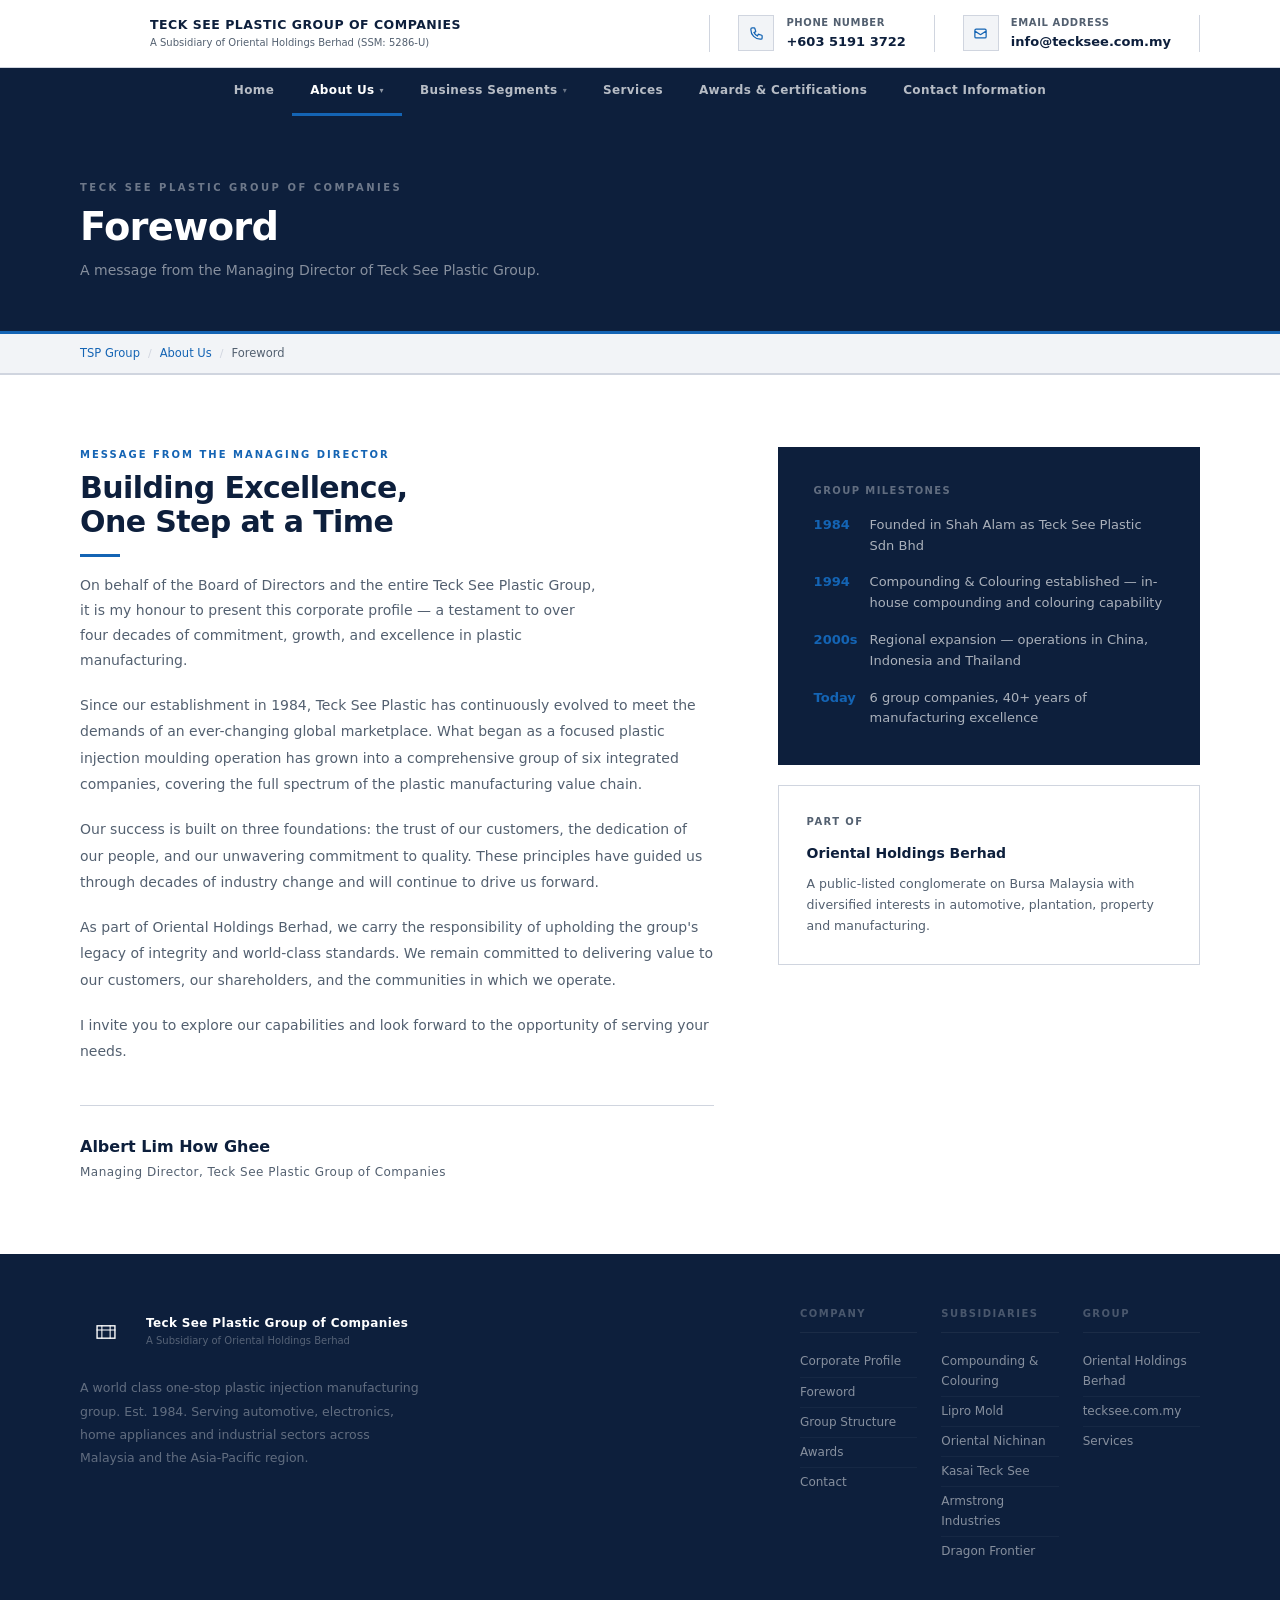
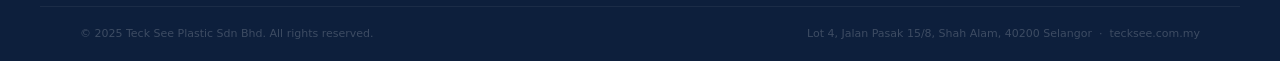
<file: foreword.html>
<!DOCTYPE html>
<html lang="en">
<head>
  <meta charset="UTF-8" />
  <meta name="viewport" content="width=device-width, initial-scale=1.0" />
  <title>Foreword | Teck See Plastic Group of Companies</title>
  <link rel="stylesheet" href="style.css" />
</head>
<body>

<!-- TOP BAR -->
<div class="topbar">
  <div class="topbar-inner">
    <div class="topbar-brand">
      <div class="topbar-logo">
        <svg viewBox="0 0 32 32" fill="none">
          <rect x="3" y="7" width="26" height="18" rx="0" stroke="white" stroke-width="2"/>
          <path d="M3 13h26M10 7v18M22 7v18" stroke="white" stroke-width="1.5" stroke-linecap="square"/>
        </svg>
      </div>
      <div>
        <div class="topbar-co">Teck See Plastic Group of Companies</div>
        <div class="topbar-sub">A Subsidiary of Oriental Holdings Berhad (SSM: 5286-U)</div>
      </div>
    </div>
    <div class="topbar-contacts">
      <div class="topbar-contact">
        <div class="topbar-contact-icon">
          <svg width="15" height="15" fill="none" viewBox="0 0 24 24" stroke="currentColor" stroke-width="2"><path stroke-linecap="square" stroke-linejoin="miter" d="M3 5a2 2 0 012-2h3.28a1 1 0 01.948.684l1.498 4.493a1 1 0 01-.502 1.21l-2.257 1.13a11.042 11.042 0 005.516 5.516l1.13-2.257a1 1 0 011.21-.502l4.493 1.498a1 1 0 01.684.949V19a2 2 0 01-2 2h-1C9.716 21 3 14.284 3 6V5z"/></svg>
        </div>
        <div>
          <div class="topbar-contact-label">Phone Number</div>
          <div class="topbar-contact-value">+603 5191 3722</div>
        </div>
      </div>
      <div class="topbar-contact">
        <div class="topbar-contact-icon">
          <svg width="15" height="15" fill="none" viewBox="0 0 24 24" stroke="currentColor" stroke-width="2"><path stroke-linecap="square" stroke-linejoin="miter" d="M3 8l7.89 5.26a2 2 0 002.22 0L21 8M5 19h14a2 2 0 002-2V7a2 2 0 00-2-2H5a2 2 0 00-2 2v10a2 2 0 002 2z"/></svg>
        </div>
        <div>
          <div class="topbar-contact-label">Email Address</div>
          <div class="topbar-contact-value">info@tecksee.com.my</div>
        </div>
      </div>
    </div>
  </div>
</div>

<!-- NAV BAR -->
<nav id="main-nav">
  <div class="nav-inner" id="nav-inner">
    <div class="nav-item"><a href="index.html" class="nav-link">Home</a></div>
    <div class="nav-item">
      <a href="about.html" class="nav-link active">About Us <span class="caret">▾</span></a>
      <div class="dropdown-menu">
        <a href="about.html">Corporate Profile</a>
        <a href="foreword.html">Foreword</a>
        <a href="structure.html">Group Structure</a>
      </div>
    </div>
    <div class="nav-item">
      <a href="subsidiaries.html" class="nav-link">Business Segments <span class="caret">▾</span></a>
      <div class="dropdown-menu">
        <a href="subsidiaries.html">All Subsidiaries</a>
        <a href="ccsb/index.html">Compounding &amp; Colouring</a>
        <a href="lipro-mold/">Lipro Mold Engineering</a>
        <a href="oriental-nichinan/">Oriental Nichinan Design</a>
        <a href="kasai-teck-see/">Kasai Teck See</a>
        <a href="at-ts/">Armstrong Industries</a>
        <a href="dragon-frontier/">Dragon Frontier</a>
      </div>
    </div>
    <div class="nav-item"><a href="services.html" class="nav-link">Services</a></div>
    <div class="nav-item"><a href="awards.html" class="nav-link">Awards &amp; Certifications</a></div>
    <div class="nav-item"><a href="contact.html" class="nav-link">Contact Information</a></div>
  </div>
  <div class="nav-toggle" id="nav-toggle" onclick="toggleNav()">&#9776;</div>
</nav>

<!-- PAGE BANNER -->
<div class="page-banner">
  <div class="page-banner-inner">
    <div class="page-banner-label">Teck See Plastic Group of Companies</div>
    <h1>Foreword</h1>
    <p class="page-banner-desc">A message from the Managing Director of Teck See Plastic Group.</p>
  </div>
</div>

<!-- BREADCRUMB -->
<div class="breadcrumb">
  <div class="breadcrumb-inner">
    <a href="index.html">TSP Group</a>
    <span class="breadcrumb-sep">/</span>
    <a href="about.html">About Us</a>
    <span class="breadcrumb-sep">/</span>
    <span class="breadcrumb-cur">Foreword</span>
  </div>
</div>

<!-- FOREWORD -->
<div class="section ruled">
  <div class="container">
    <div class="two-col wide">
      <div>
        <div class="section-label">Message from the Managing Director</div>
        <h2 class="section-title">Building Excellence,<br />One Step at a Time</h2>
        <div class="section-rule"></div>
        <p class="section-desc">On behalf of the Board of Directors and the entire Teck See Plastic Group, it is my honour to present this corporate profile — a testament to over four decades of commitment, growth, and excellence in plastic manufacturing.</p>
        <p style="font-size:14px;color:var(--muted);line-height:1.9;margin-top:18px;">Since our establishment in 1984, Teck See Plastic has continuously evolved to meet the demands of an ever-changing global marketplace. What began as a focused plastic injection moulding operation has grown into a comprehensive group of six integrated companies, covering the full spectrum of the plastic manufacturing value chain.</p>
        <p style="font-size:14px;color:var(--muted);line-height:1.9;margin-top:18px;">Our success is built on three foundations: the trust of our customers, the dedication of our people, and our unwavering commitment to quality. These principles have guided us through decades of industry change and will continue to drive us forward.</p>
        <p style="font-size:14px;color:var(--muted);line-height:1.9;margin-top:18px;">As part of Oriental Holdings Berhad, we carry the responsibility of upholding the group's legacy of integrity and world-class standards. We remain committed to delivering value to our customers, our shareholders, and the communities in which we operate.</p>
        <p style="font-size:14px;color:var(--muted);line-height:1.9;margin-top:18px;">I invite you to explore our capabilities and look forward to the opportunity of serving your needs.</p>
        <div style="margin-top:40px;padding-top:28px;border-top:1px solid var(--border);">
          <div style="font-size:16px;font-weight:700;color:var(--navy);">Albert Lim How Ghee</div>
          <div style="font-size:12px;color:var(--muted);margin-top:4px;letter-spacing:0.04em;">Managing Director, Teck See Plastic Group of Companies</div>
        </div>
      </div>
      <div style="display:flex;flex-direction:column;gap:20px;">
        <div style="background:var(--navy);padding:36px;">
          <div style="font-size:10px;font-weight:700;letter-spacing:0.14em;text-transform:uppercase;color:rgba(255,255,255,0.35);margin-bottom:16px;">Group Milestones</div>
          <div style="display:flex;flex-direction:column;gap:16px;">
            <div style="display:flex;gap:16px;align-items:flex-start;">
              <div style="font-size:13px;font-weight:700;color:var(--accent);min-width:40px;">1984</div>
              <div style="font-size:13px;color:rgba(255,255,255,0.65);line-height:1.6;">Founded in Shah Alam as Teck See Plastic Sdn Bhd</div>
            </div>
            <div style="display:flex;gap:16px;align-items:flex-start;">
              <div style="font-size:13px;font-weight:700;color:var(--accent);min-width:40px;">1994</div>
              <div style="font-size:13px;color:rgba(255,255,255,0.65);line-height:1.6;">Compounding &amp; Colouring established — in-house compounding and colouring capability</div>
            </div>
            <div style="display:flex;gap:16px;align-items:flex-start;">
              <div style="font-size:13px;font-weight:700;color:var(--accent);min-width:40px;">2000s</div>
              <div style="font-size:13px;color:rgba(255,255,255,0.65);line-height:1.6;">Regional expansion — operations in China, Indonesia and Thailand</div>
            </div>
            <div style="display:flex;gap:16px;align-items:flex-start;">
              <div style="font-size:13px;font-weight:700;color:var(--accent);min-width:40px;">Today</div>
              <div style="font-size:13px;color:rgba(255,255,255,0.65);line-height:1.6;">6 group companies, 40+ years of manufacturing excellence</div>
            </div>
          </div>
        </div>
        <div style="border:1px solid var(--border);padding:28px;">
          <div style="font-size:10px;font-weight:700;letter-spacing:0.14em;text-transform:uppercase;color:var(--muted);margin-bottom:12px;">Part of</div>
          <div style="font-size:14px;font-weight:700;color:var(--navy);margin-bottom:8px;">Oriental Holdings Berhad</div>
          <p style="font-size:12.5px;color:var(--muted);line-height:1.7;">A public-listed conglomerate on Bursa Malaysia with diversified interests in automotive, plantation, property and manufacturing.</p>
        </div>
      </div>
    </div>
  </div>
</div>

<!-- FOOTER -->
<footer>
  <div class="footer-top">
    <div>
      <div class="footer-brand-row">
        <div class="footer-logo-icon">
          <svg viewBox="0 0 32 32" fill="none">
            <rect x="3" y="7" width="26" height="18" rx="0" stroke="white" stroke-width="2"/>
            <path d="M3 13h26M10 7v18M22 7v18" stroke="white" stroke-width="1.5" stroke-linecap="square"/>
          </svg>
        </div>
        <div>
          <div class="footer-co">Teck See Plastic Group of Companies</div>
          <div class="footer-sub">A Subsidiary of Oriental Holdings Berhad</div>
        </div>
      </div>
      <p class="footer-desc">A world class one-stop plastic injection manufacturing group. Est. 1984. Serving automotive, electronics, home appliances and industrial sectors across Malaysia and the Asia-Pacific region.</p>
    </div>
    <div class="footer-cols">
      <div class="footer-col">
        <div class="footer-col-hd">Company</div>
        <a href="about.html">Corporate Profile</a>
        <a href="foreword.html">Foreword</a>
        <a href="structure.html">Group Structure</a>
        <a href="awards.html">Awards</a>
        <a href="contact.html">Contact</a>
      </div>
      <div class="footer-col">
        <div class="footer-col-hd">Subsidiaries</div>
        <a href="ccsb/index.html">Compounding &amp; Colouring</a>
        <a href="lipro-mold/">Lipro Mold</a>
        <a href="oriental-nichinan/">Oriental Nichinan</a>
        <a href="kasai-teck-see/">Kasai Teck See</a>
        <a href="at-ts/">Armstrong Industries</a>
        <a href="dragon-frontier/">Dragon Frontier</a>
      </div>
      <div class="footer-col">
        <div class="footer-col-hd">Group</div>
        <a href="https://www.orientalholdings.com.my" target="_blank">Oriental Holdings Berhad</a>
        <a href="https://tecksee.com.my" target="_blank">tecksee.com.my</a>
        <a href="services.html">Services</a>
      </div>
    </div>
  </div>
  <div class="footer-bottom">
    <span>&copy; 2025 Teck See Plastic Sdn Bhd. All rights reserved.</span>
    <span>Lot 4, Jalan Pasak 15/8, Shah Alam, 40200 Selangor &nbsp;&middot;&nbsp; tecksee.com.my</span>
  </div>
</footer>

<script src="main.js"></script>
</body>
</html>
</file>
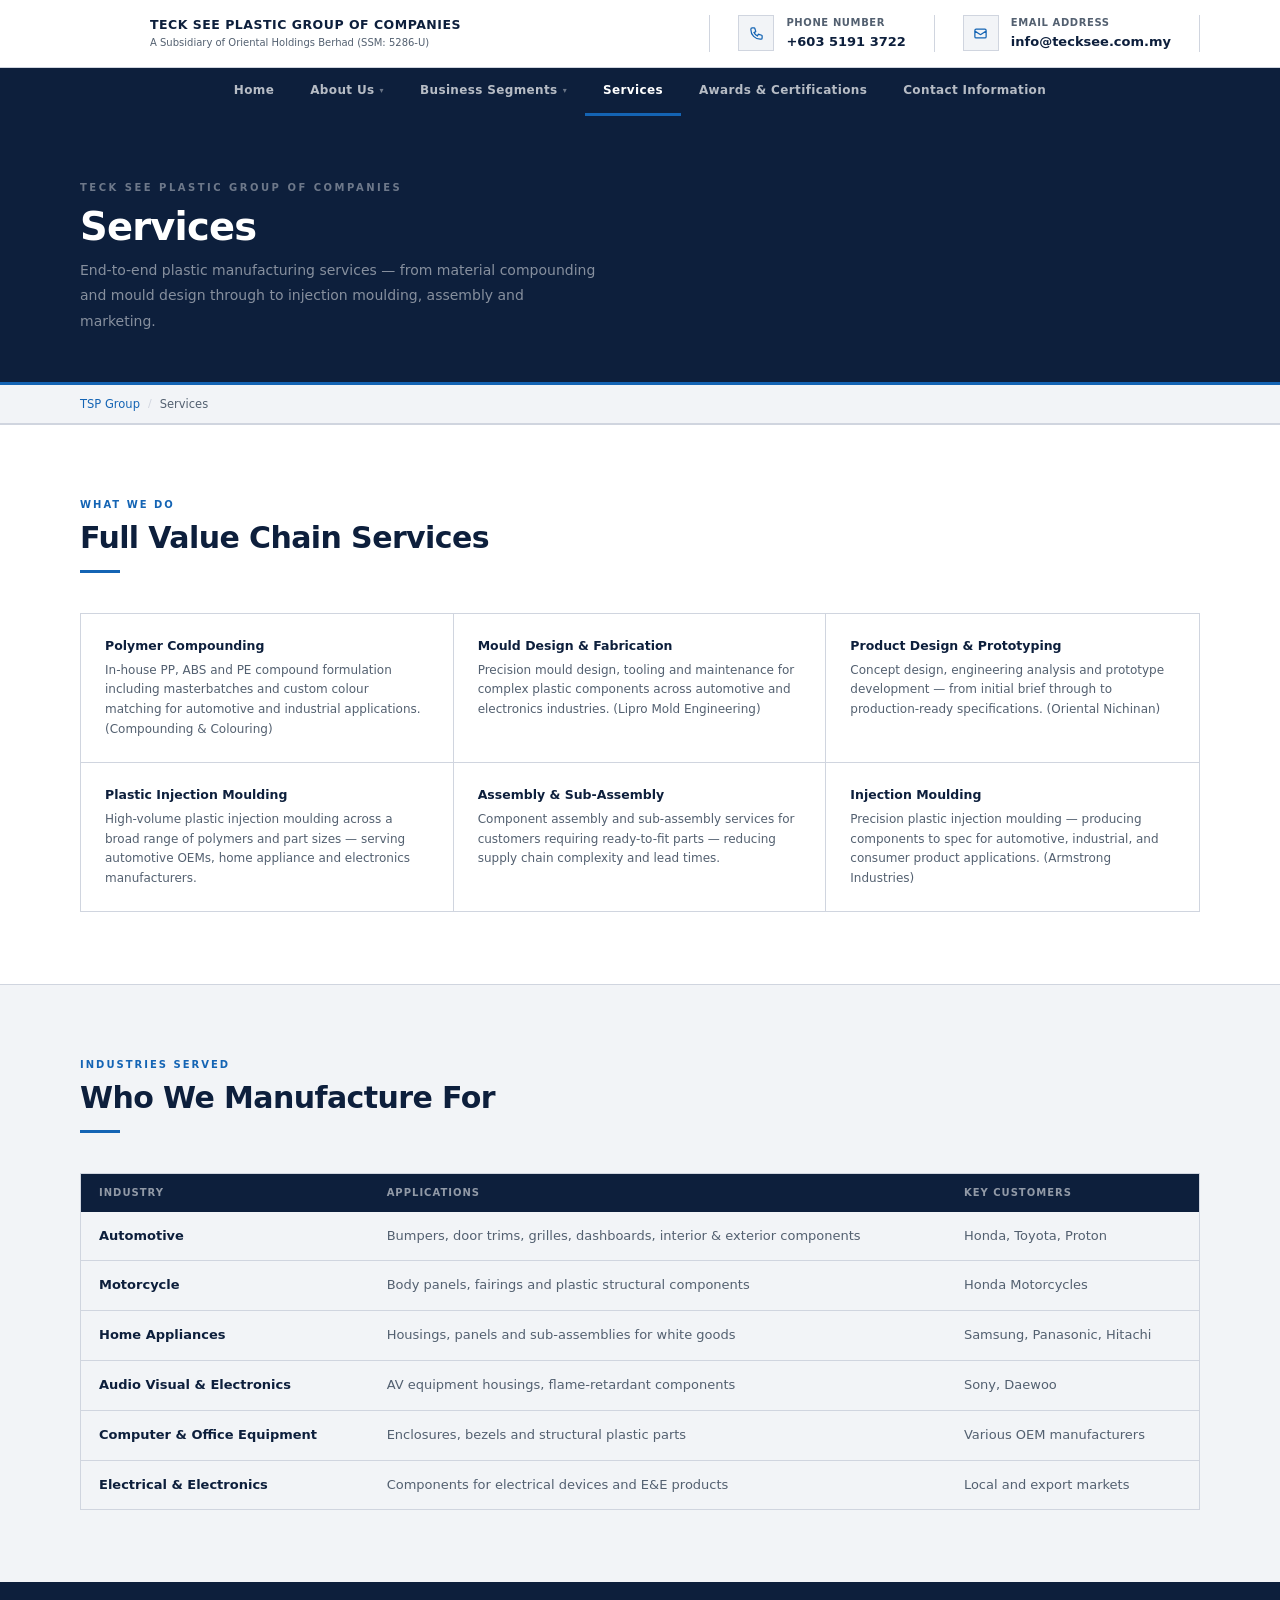
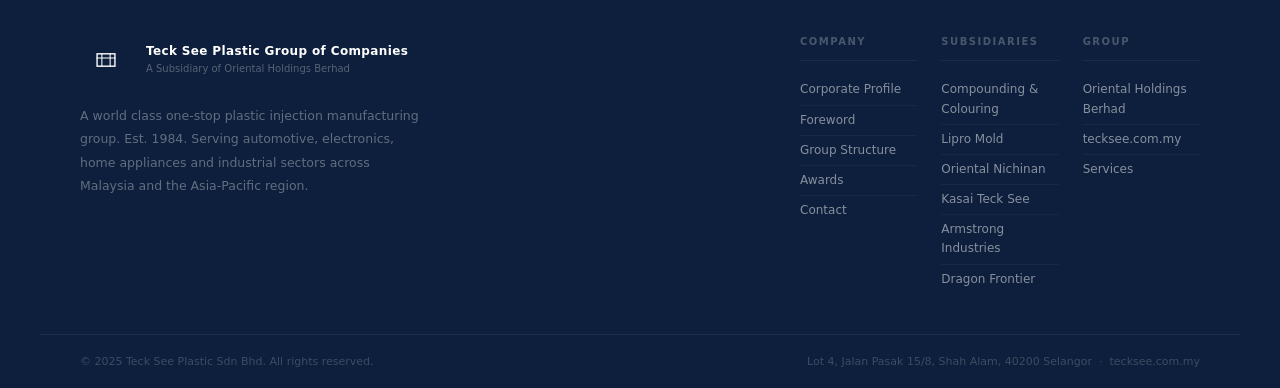
<file: services.html>
<!DOCTYPE html>
<html lang="en">
<head>
  <meta charset="UTF-8" />
  <meta name="viewport" content="width=device-width, initial-scale=1.0" />
  <title>Services | Teck See Plastic Group of Companies</title>
  <link rel="stylesheet" href="style.css" />
</head>
<body>

<!-- TOP BAR -->
<div class="topbar">
  <div class="topbar-inner">
    <div class="topbar-brand">
      <div class="topbar-logo">
        <svg viewBox="0 0 32 32" fill="none">
          <rect x="3" y="7" width="26" height="18" rx="0" stroke="white" stroke-width="2"/>
          <path d="M3 13h26M10 7v18M22 7v18" stroke="white" stroke-width="1.5" stroke-linecap="square"/>
        </svg>
      </div>
      <div>
        <div class="topbar-co">Teck See Plastic Group of Companies</div>
        <div class="topbar-sub">A Subsidiary of Oriental Holdings Berhad (SSM: 5286-U)</div>
      </div>
    </div>
    <div class="topbar-contacts">
      <div class="topbar-contact">
        <div class="topbar-contact-icon">
          <svg width="15" height="15" fill="none" viewBox="0 0 24 24" stroke="currentColor" stroke-width="2"><path stroke-linecap="square" stroke-linejoin="miter" d="M3 5a2 2 0 012-2h3.28a1 1 0 01.948.684l1.498 4.493a1 1 0 01-.502 1.21l-2.257 1.13a11.042 11.042 0 005.516 5.516l1.13-2.257a1 1 0 011.21-.502l4.493 1.498a1 1 0 01.684.949V19a2 2 0 01-2 2h-1C9.716 21 3 14.284 3 6V5z"/></svg>
        </div>
        <div>
          <div class="topbar-contact-label">Phone Number</div>
          <div class="topbar-contact-value">+603 5191 3722</div>
        </div>
      </div>
      <div class="topbar-contact">
        <div class="topbar-contact-icon">
          <svg width="15" height="15" fill="none" viewBox="0 0 24 24" stroke="currentColor" stroke-width="2"><path stroke-linecap="square" stroke-linejoin="miter" d="M3 8l7.89 5.26a2 2 0 002.22 0L21 8M5 19h14a2 2 0 002-2V7a2 2 0 00-2-2H5a2 2 0 00-2 2v10a2 2 0 002 2z"/></svg>
        </div>
        <div>
          <div class="topbar-contact-label">Email Address</div>
          <div class="topbar-contact-value">info@tecksee.com.my</div>
        </div>
      </div>
    </div>
  </div>
</div>

<!-- NAV BAR -->
<nav id="main-nav">
  <div class="nav-inner" id="nav-inner">
    <div class="nav-item"><a href="index.html" class="nav-link">Home</a></div>
    <div class="nav-item">
      <a href="about.html" class="nav-link">About Us <span class="caret">▾</span></a>
      <div class="dropdown-menu">
        <a href="about.html">Corporate Profile</a>
        <a href="foreword.html">Foreword</a>
        <a href="structure.html">Group Structure</a>
      </div>
    </div>
    <div class="nav-item">
      <a href="subsidiaries.html" class="nav-link">Business Segments <span class="caret">▾</span></a>
      <div class="dropdown-menu">
        <a href="subsidiaries.html">All Subsidiaries</a>
        <a href="ccsb/index.html">Compounding &amp; Colouring</a>
        <a href="lipro-mold/">Lipro Mold Engineering</a>
        <a href="oriental-nichinan/">Oriental Nichinan Design</a>
        <a href="kasai-teck-see/">Kasai Teck See</a>
        <a href="at-ts/">Armstrong Industries</a>
        <a href="dragon-frontier/">Dragon Frontier</a>
      </div>
    </div>
    <div class="nav-item"><a href="services.html" class="nav-link active">Services</a></div>
    <div class="nav-item"><a href="awards.html" class="nav-link">Awards &amp; Certifications</a></div>
    <div class="nav-item"><a href="contact.html" class="nav-link">Contact Information</a></div>
  </div>
  <div class="nav-toggle" id="nav-toggle" onclick="toggleNav()">&#9776;</div>
</nav>

<!-- PAGE BANNER -->
<div class="page-banner">
  <div class="page-banner-inner">
    <div class="page-banner-label">Teck See Plastic Group of Companies</div>
    <h1>Services</h1>
    <p class="page-banner-desc">End-to-end plastic manufacturing services — from material compounding and mould design through to injection moulding, assembly and marketing.</p>
  </div>
</div>

<!-- BREADCRUMB -->
<div class="breadcrumb">
  <div class="breadcrumb-inner">
    <a href="index.html">TSP Group</a>
    <span class="breadcrumb-sep">/</span>
    <span class="breadcrumb-cur">Services</span>
  </div>
</div>

<!-- SERVICES -->
<div class="section ruled">
  <div class="container">
    <div class="section-label">What We Do</div>
    <h2 class="section-title">Full Value Chain Services</h2>
    <div class="section-rule" style="margin-bottom:40px;"></div>
    <div class="industries-grid">
      <div class="industry-cell">
        <div class="industry-name">Polymer Compounding</div>
        <div class="industry-desc">In-house PP, ABS and PE compound formulation including masterbatches and custom colour matching for automotive and industrial applications. (Compounding &amp; Colouring)</div>
      </div>
      <div class="industry-cell">
        <div class="industry-name">Mould Design &amp; Fabrication</div>
        <div class="industry-desc">Precision mould design, tooling and maintenance for complex plastic components across automotive and electronics industries. (Lipro Mold Engineering)</div>
      </div>
      <div class="industry-cell">
        <div class="industry-name">Product Design &amp; Prototyping</div>
        <div class="industry-desc">Concept design, engineering analysis and prototype development — from initial brief through to production-ready specifications. (Oriental Nichinan)</div>
      </div>
      <div class="industry-cell">
        <div class="industry-name">Plastic Injection Moulding</div>
        <div class="industry-desc">High-volume plastic injection moulding across a broad range of polymers and part sizes — serving automotive OEMs, home appliance and electronics manufacturers.</div>
      </div>
      <div class="industry-cell">
        <div class="industry-name">Assembly &amp; Sub-Assembly</div>
        <div class="industry-desc">Component assembly and sub-assembly services for customers requiring ready-to-fit parts — reducing supply chain complexity and lead times.</div>
      </div>
      <div class="industry-cell">
        <div class="industry-name">Injection Moulding</div>
        <div class="industry-desc">Precision plastic injection moulding — producing components to spec for automotive, industrial, and consumer product applications. (Armstrong Industries)</div>
      </div>
    </div>
  </div>
</div>

<!-- INDUSTRIES -->
<div class="section surface ruled">
  <div class="container">
    <div class="section-label">Industries Served</div>
    <h2 class="section-title">Who We Manufacture For</h2>
    <div class="section-rule" style="margin-bottom:40px;"></div>
    <div class="segments-table-wrap">
      <table class="segments-table">
        <thead>
          <tr>
            <th>Industry</th>
            <th>Applications</th>
            <th>Key Customers</th>
          </tr>
        </thead>
        <tbody>
          <tr>
            <td><span class="seg-name">Automotive</span></td>
            <td style="font-size:13px;color:var(--muted);">Bumpers, door trims, grilles, dashboards, interior &amp; exterior components</td>
            <td style="font-size:13px;color:var(--muted);">Honda, Toyota, Proton</td>
          </tr>
          <tr>
            <td><span class="seg-name">Motorcycle</span></td>
            <td style="font-size:13px;color:var(--muted);">Body panels, fairings and plastic structural components</td>
            <td style="font-size:13px;color:var(--muted);">Honda Motorcycles</td>
          </tr>
          <tr>
            <td><span class="seg-name">Home Appliances</span></td>
            <td style="font-size:13px;color:var(--muted);">Housings, panels and sub-assemblies for white goods</td>
            <td style="font-size:13px;color:var(--muted);">Samsung, Panasonic, Hitachi</td>
          </tr>
          <tr>
            <td><span class="seg-name">Audio Visual &amp; Electronics</span></td>
            <td style="font-size:13px;color:var(--muted);">AV equipment housings, flame-retardant components</td>
            <td style="font-size:13px;color:var(--muted);">Sony, Daewoo</td>
          </tr>
          <tr>
            <td><span class="seg-name">Computer &amp; Office Equipment</span></td>
            <td style="font-size:13px;color:var(--muted);">Enclosures, bezels and structural plastic parts</td>
            <td style="font-size:13px;color:var(--muted);">Various OEM manufacturers</td>
          </tr>
          <tr>
            <td><span class="seg-name">Electrical &amp; Electronics</span></td>
            <td style="font-size:13px;color:var(--muted);">Components for electrical devices and E&amp;E products</td>
            <td style="font-size:13px;color:var(--muted);">Local and export markets</td>
          </tr>
        </tbody>
      </table>
    </div>
  </div>
</div>

<!-- FOOTER -->
<footer>
  <div class="footer-top">
    <div>
      <div class="footer-brand-row">
        <div class="footer-logo-icon">
          <svg viewBox="0 0 32 32" fill="none">
            <rect x="3" y="7" width="26" height="18" rx="0" stroke="white" stroke-width="2"/>
            <path d="M3 13h26M10 7v18M22 7v18" stroke="white" stroke-width="1.5" stroke-linecap="square"/>
          </svg>
        </div>
        <div>
          <div class="footer-co">Teck See Plastic Group of Companies</div>
          <div class="footer-sub">A Subsidiary of Oriental Holdings Berhad</div>
        </div>
      </div>
      <p class="footer-desc">A world class one-stop plastic injection manufacturing group. Est. 1984. Serving automotive, electronics, home appliances and industrial sectors across Malaysia and the Asia-Pacific region.</p>
    </div>
    <div class="footer-cols">
      <div class="footer-col">
        <div class="footer-col-hd">Company</div>
        <a href="about.html">Corporate Profile</a>
        <a href="foreword.html">Foreword</a>
        <a href="structure.html">Group Structure</a>
        <a href="awards.html">Awards</a>
        <a href="contact.html">Contact</a>
      </div>
      <div class="footer-col">
        <div class="footer-col-hd">Subsidiaries</div>
        <a href="ccsb/index.html">Compounding &amp; Colouring</a>
        <a href="lipro-mold/">Lipro Mold</a>
        <a href="oriental-nichinan/">Oriental Nichinan</a>
        <a href="kasai-teck-see/">Kasai Teck See</a>
        <a href="at-ts/">Armstrong Industries</a>
        <a href="dragon-frontier/">Dragon Frontier</a>
      </div>
      <div class="footer-col">
        <div class="footer-col-hd">Group</div>
        <a href="https://www.orientalholdings.com.my" target="_blank">Oriental Holdings Berhad</a>
        <a href="https://tecksee.com.my" target="_blank">tecksee.com.my</a>
        <a href="services.html">Services</a>
      </div>
    </div>
  </div>
  <div class="footer-bottom">
    <span>&copy; 2025 Teck See Plastic Sdn Bhd. All rights reserved.</span>
    <span>Lot 4, Jalan Pasak 15/8, Shah Alam, 40200 Selangor &nbsp;&middot;&nbsp; tecksee.com.my</span>
  </div>
</footer>

<script src="main.js"></script>
</body>
</html>
</file>
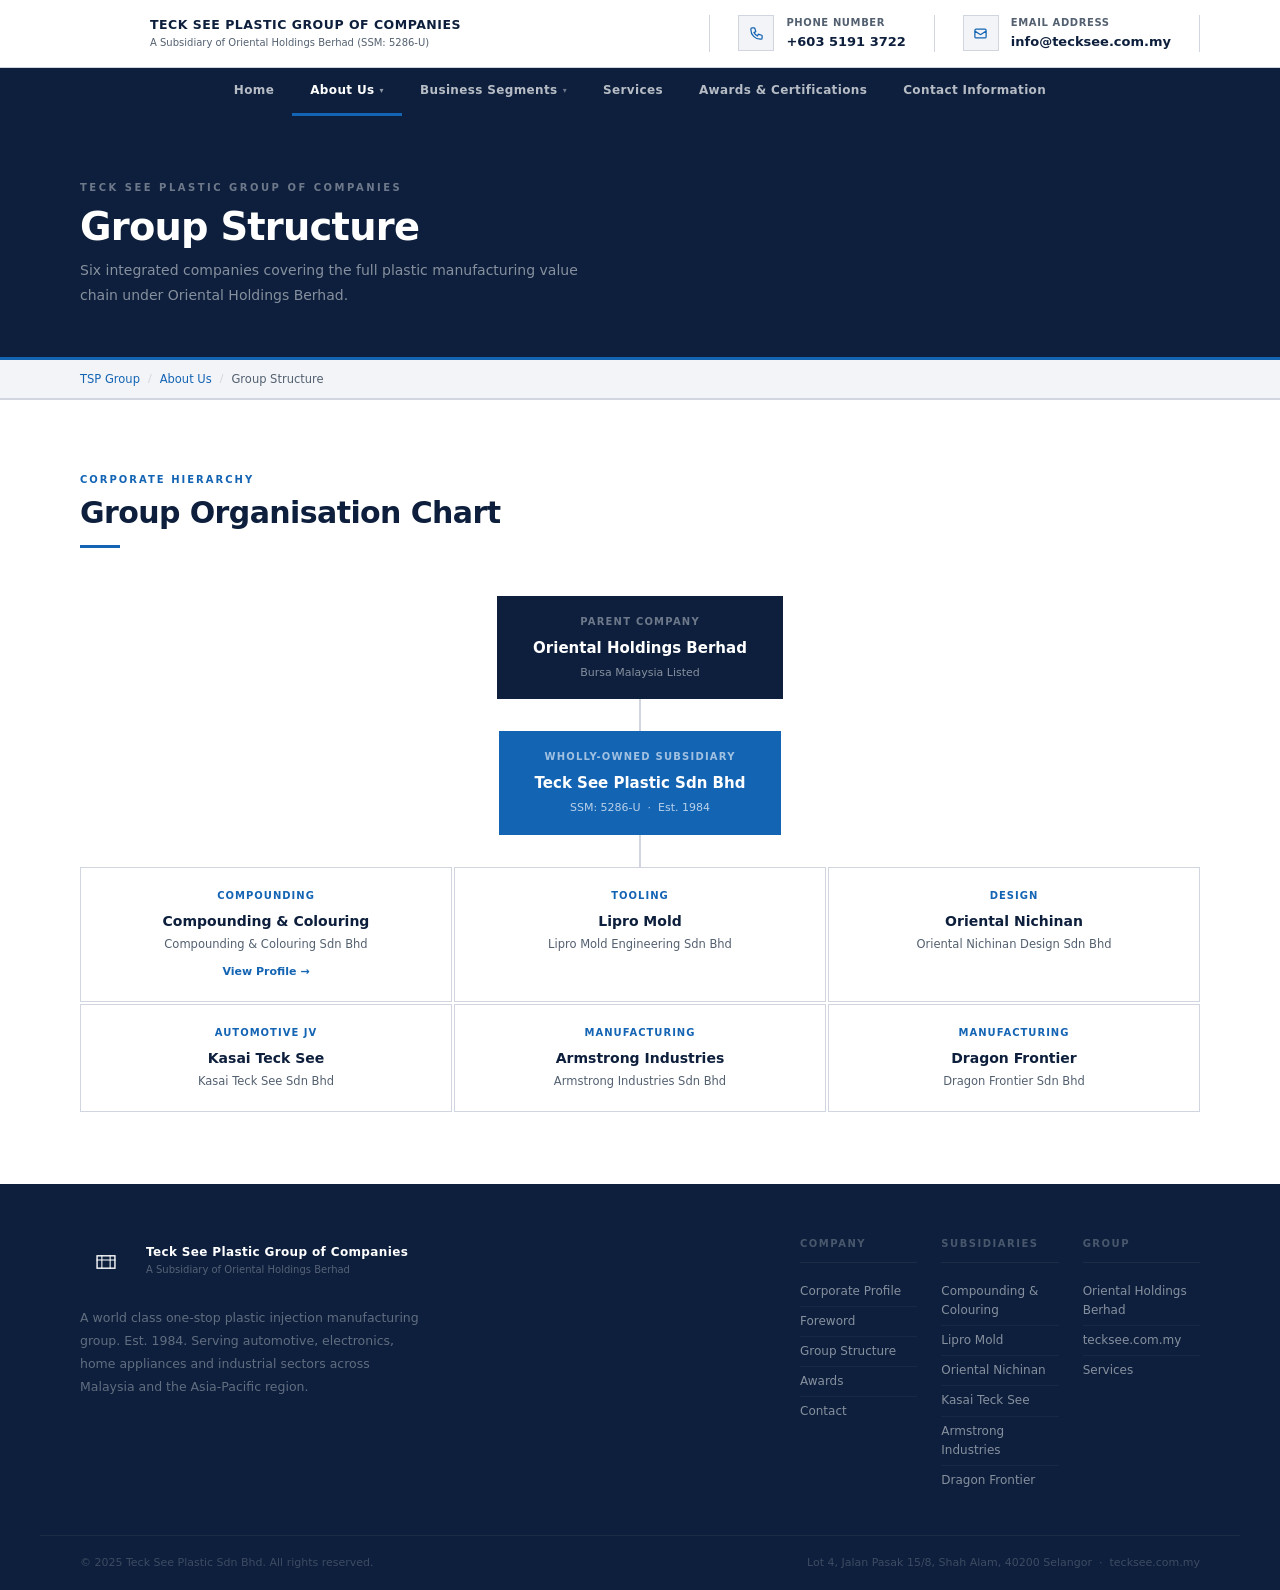
<file: structure.html>
<!DOCTYPE html>
<html lang="en">
<head>
  <meta charset="UTF-8" />
  <meta name="viewport" content="width=device-width, initial-scale=1.0" />
  <title>Group Structure | Teck See Plastic Group of Companies</title>
  <link rel="stylesheet" href="style.css" />
</head>
<body>

<!-- TOP BAR -->
<div class="topbar">
  <div class="topbar-inner">
    <div class="topbar-brand">
      <div class="topbar-logo">
        <svg viewBox="0 0 32 32" fill="none">
          <rect x="3" y="7" width="26" height="18" rx="0" stroke="white" stroke-width="2"/>
          <path d="M3 13h26M10 7v18M22 7v18" stroke="white" stroke-width="1.5" stroke-linecap="square"/>
        </svg>
      </div>
      <div>
        <div class="topbar-co">Teck See Plastic Group of Companies</div>
        <div class="topbar-sub">A Subsidiary of Oriental Holdings Berhad (SSM: 5286-U)</div>
      </div>
    </div>
    <div class="topbar-contacts">
      <div class="topbar-contact">
        <div class="topbar-contact-icon">
          <svg width="15" height="15" fill="none" viewBox="0 0 24 24" stroke="currentColor" stroke-width="2"><path stroke-linecap="square" stroke-linejoin="miter" d="M3 5a2 2 0 012-2h3.28a1 1 0 01.948.684l1.498 4.493a1 1 0 01-.502 1.21l-2.257 1.13a11.042 11.042 0 005.516 5.516l1.13-2.257a1 1 0 011.21-.502l4.493 1.498a1 1 0 01.684.949V19a2 2 0 01-2 2h-1C9.716 21 3 14.284 3 6V5z"/></svg>
        </div>
        <div>
          <div class="topbar-contact-label">Phone Number</div>
          <div class="topbar-contact-value">+603 5191 3722</div>
        </div>
      </div>
      <div class="topbar-contact">
        <div class="topbar-contact-icon">
          <svg width="15" height="15" fill="none" viewBox="0 0 24 24" stroke="currentColor" stroke-width="2"><path stroke-linecap="square" stroke-linejoin="miter" d="M3 8l7.89 5.26a2 2 0 002.22 0L21 8M5 19h14a2 2 0 002-2V7a2 2 0 00-2-2H5a2 2 0 00-2 2v10a2 2 0 002 2z"/></svg>
        </div>
        <div>
          <div class="topbar-contact-label">Email Address</div>
          <div class="topbar-contact-value">info@tecksee.com.my</div>
        </div>
      </div>
    </div>
  </div>
</div>

<!-- NAV BAR -->
<nav id="main-nav">
  <div class="nav-inner" id="nav-inner">
    <div class="nav-item"><a href="index.html" class="nav-link">Home</a></div>
    <div class="nav-item">
      <a href="about.html" class="nav-link active">About Us <span class="caret">▾</span></a>
      <div class="dropdown-menu">
        <a href="about.html">Corporate Profile</a>
        <a href="foreword.html">Foreword</a>
        <a href="structure.html">Group Structure</a>
      </div>
    </div>
    <div class="nav-item">
      <a href="subsidiaries.html" class="nav-link">Business Segments <span class="caret">▾</span></a>
      <div class="dropdown-menu">
        <a href="subsidiaries.html">All Subsidiaries</a>
        <a href="ccsb/index.html">Compounding &amp; Colouring</a>
        <a href="lipro-mold/">Lipro Mold Engineering</a>
        <a href="oriental-nichinan/">Oriental Nichinan Design</a>
        <a href="kasai-teck-see/">Kasai Teck See</a>
        <a href="at-ts/">Armstrong Industries</a>
        <a href="dragon-frontier/">Dragon Frontier</a>
      </div>
    </div>
    <div class="nav-item"><a href="services.html" class="nav-link">Services</a></div>
    <div class="nav-item"><a href="awards.html" class="nav-link">Awards &amp; Certifications</a></div>
    <div class="nav-item"><a href="contact.html" class="nav-link">Contact Information</a></div>
  </div>
  <div class="nav-toggle" id="nav-toggle" onclick="toggleNav()">&#9776;</div>
</nav>

<!-- PAGE BANNER -->
<div class="page-banner">
  <div class="page-banner-inner">
    <div class="page-banner-label">Teck See Plastic Group of Companies</div>
    <h1>Group Structure</h1>
    <p class="page-banner-desc">Six integrated companies covering the full plastic manufacturing value chain under Oriental Holdings Berhad.</p>
  </div>
</div>

<!-- BREADCRUMB -->
<div class="breadcrumb">
  <div class="breadcrumb-inner">
    <a href="index.html">TSP Group</a>
    <span class="breadcrumb-sep">/</span>
    <a href="about.html">About Us</a>
    <span class="breadcrumb-sep">/</span>
    <span class="breadcrumb-cur">Group Structure</span>
  </div>
</div>

<!-- ORG CHART -->
<div class="section ruled">
  <div class="container">
    <div class="section-label">Corporate Hierarchy</div>
    <h2 class="section-title">Group Organisation Chart</h2>
    <div class="section-rule" style="margin-bottom:48px;"></div>

    <!-- Level 1: Oriental Holdings -->
    <div style="display:flex;justify-content:center;margin-bottom:0;">
      <div style="background:var(--navy);color:#fff;padding:18px 36px;text-align:center;min-width:260px;">
        <div style="font-size:10px;font-weight:700;letter-spacing:0.12em;text-transform:uppercase;color:rgba(255,255,255,0.4);margin-bottom:6px;">Parent Company</div>
        <div style="font-size:15px;font-weight:700;">Oriental Holdings Berhad</div>
        <div style="font-size:11px;color:rgba(255,255,255,0.5);margin-top:4px;">Bursa Malaysia Listed</div>
      </div>
    </div>

    <!-- Connector -->
    <div style="display:flex;justify-content:center;">
      <div style="width:2px;height:32px;background:var(--border);"></div>
    </div>

    <!-- Level 2: TSP -->
    <div style="display:flex;justify-content:center;margin-bottom:0;">
      <div style="background:var(--accent);color:#fff;padding:18px 36px;text-align:center;min-width:260px;">
        <div style="font-size:10px;font-weight:700;letter-spacing:0.12em;text-transform:uppercase;color:rgba(255,255,255,0.6);margin-bottom:6px;">Wholly-Owned Subsidiary</div>
        <div style="font-size:15px;font-weight:700;">Teck See Plastic Sdn Bhd</div>
        <div style="font-size:11px;color:rgba(255,255,255,0.7);margin-top:4px;">SSM: 5286-U &nbsp;·&nbsp; Est. 1984</div>
      </div>
    </div>

    <!-- Connector -->
    <div style="display:flex;justify-content:center;">
      <div style="width:2px;height:32px;background:var(--border);"></div>
    </div>

    <!-- Level 3: 6 subsidiaries -->
    <div class="grid-3col">
      <a href="ccsb/index.html" style="text-decoration:none;">
        <div style="border:1px solid var(--border);padding:20px;text-align:center;transition:border-color 0.2s;" onmouseover="this.style.borderColor='var(--accent)'" onmouseout="this.style.borderColor='var(--border)'">
          <div style="font-size:10px;font-weight:700;letter-spacing:0.1em;text-transform:uppercase;color:var(--accent);margin-bottom:6px;">Compounding</div>
          <div style="font-size:14px;font-weight:700;color:var(--navy);">Compounding &amp; Colouring</div>
          <div style="font-size:11.5px;color:var(--muted);margin-top:4px;line-height:1.5;">Compounding &amp; Colouring Sdn Bhd</div>
          <div style="font-size:11px;color:var(--accent);margin-top:10px;font-weight:600;">View Profile →</div>
        </div>
      </a>
      <div style="border:1px solid var(--border);padding:20px;text-align:center;">
        <div style="font-size:10px;font-weight:700;letter-spacing:0.1em;text-transform:uppercase;color:var(--accent);margin-bottom:6px;">Tooling</div>
        <div style="font-size:14px;font-weight:700;color:var(--navy);">Lipro Mold</div>
        <div style="font-size:11.5px;color:var(--muted);margin-top:4px;line-height:1.5;">Lipro Mold Engineering Sdn Bhd</div>
      </div>
      <div style="border:1px solid var(--border);padding:20px;text-align:center;">
        <div style="font-size:10px;font-weight:700;letter-spacing:0.1em;text-transform:uppercase;color:var(--accent);margin-bottom:6px;">Design</div>
        <div style="font-size:14px;font-weight:700;color:var(--navy);">Oriental Nichinan</div>
        <div style="font-size:11.5px;color:var(--muted);margin-top:4px;line-height:1.5;">Oriental Nichinan Design Sdn Bhd</div>
      </div>
      <div style="border:1px solid var(--border);padding:20px;text-align:center;">
        <div style="font-size:10px;font-weight:700;letter-spacing:0.1em;text-transform:uppercase;color:var(--accent);margin-bottom:6px;">Automotive JV</div>
        <div style="font-size:14px;font-weight:700;color:var(--navy);">Kasai Teck See</div>
        <div style="font-size:11.5px;color:var(--muted);margin-top:4px;line-height:1.5;">Kasai Teck See Sdn Bhd</div>
      </div>
      <div style="border:1px solid var(--border);padding:20px;text-align:center;">
        <div style="font-size:10px;font-weight:700;letter-spacing:0.1em;text-transform:uppercase;color:var(--accent);margin-bottom:6px;">Manufacturing</div>
        <div style="font-size:14px;font-weight:700;color:var(--navy);">Armstrong Industries</div>
        <div style="font-size:11.5px;color:var(--muted);margin-top:4px;line-height:1.5;">Armstrong Industries Sdn Bhd</div>
      </div>
      <div style="border:1px solid var(--border);padding:20px;text-align:center;">
        <div style="font-size:10px;font-weight:700;letter-spacing:0.1em;text-transform:uppercase;color:var(--accent);margin-bottom:6px;">Manufacturing</div>
        <div style="font-size:14px;font-weight:700;color:var(--navy);">Dragon Frontier</div>
        <div style="font-size:11.5px;color:var(--muted);margin-top:4px;line-height:1.5;">Dragon Frontier Sdn Bhd</div>
      </div>
    </div>
  </div>
</div>

<!-- FOOTER -->
<footer>
  <div class="footer-top">
    <div>
      <div class="footer-brand-row">
        <div class="footer-logo-icon">
          <svg viewBox="0 0 32 32" fill="none">
            <rect x="3" y="7" width="26" height="18" rx="0" stroke="white" stroke-width="2"/>
            <path d="M3 13h26M10 7v18M22 7v18" stroke="white" stroke-width="1.5" stroke-linecap="square"/>
          </svg>
        </div>
        <div>
          <div class="footer-co">Teck See Plastic Group of Companies</div>
          <div class="footer-sub">A Subsidiary of Oriental Holdings Berhad</div>
        </div>
      </div>
      <p class="footer-desc">A world class one-stop plastic injection manufacturing group. Est. 1984. Serving automotive, electronics, home appliances and industrial sectors across Malaysia and the Asia-Pacific region.</p>
    </div>
    <div class="footer-cols">
      <div class="footer-col">
        <div class="footer-col-hd">Company</div>
        <a href="about.html">Corporate Profile</a>
        <a href="foreword.html">Foreword</a>
        <a href="structure.html">Group Structure</a>
        <a href="awards.html">Awards</a>
        <a href="contact.html">Contact</a>
      </div>
      <div class="footer-col">
        <div class="footer-col-hd">Subsidiaries</div>
        <a href="ccsb/index.html">Compounding &amp; Colouring</a>
        <a href="lipro-mold/">Lipro Mold</a>
        <a href="oriental-nichinan/">Oriental Nichinan</a>
        <a href="kasai-teck-see/">Kasai Teck See</a>
        <a href="at-ts/">Armstrong Industries</a>
        <a href="dragon-frontier/">Dragon Frontier</a>
      </div>
      <div class="footer-col">
        <div class="footer-col-hd">Group</div>
        <a href="https://www.orientalholdings.com.my" target="_blank">Oriental Holdings Berhad</a>
        <a href="https://tecksee.com.my" target="_blank">tecksee.com.my</a>
        <a href="services.html">Services</a>
      </div>
    </div>
  </div>
  <div class="footer-bottom">
    <span>&copy; 2025 Teck See Plastic Sdn Bhd. All rights reserved.</span>
    <span>Lot 4, Jalan Pasak 15/8, Shah Alam, 40200 Selangor &nbsp;&middot;&nbsp; tecksee.com.my</span>
  </div>
</footer>

<script src="main.js"></script>
</body>
</html>
</file>
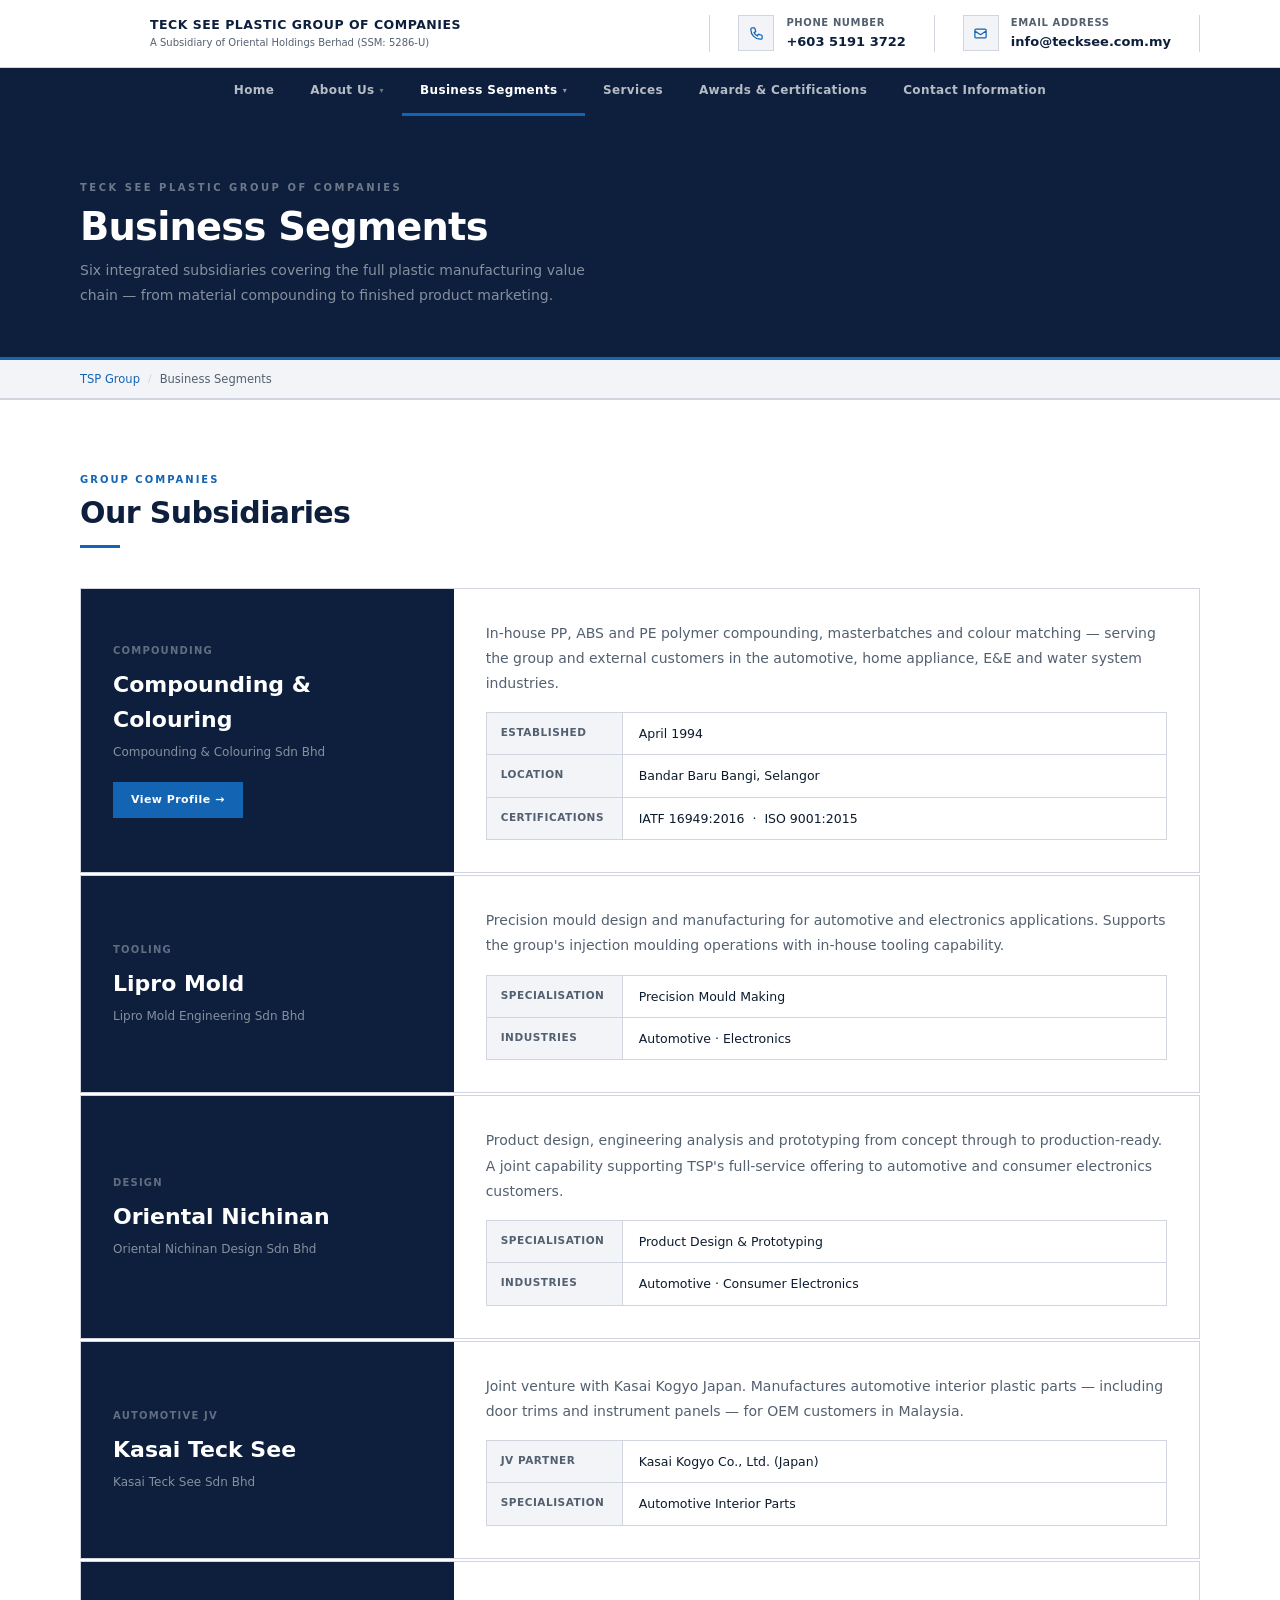
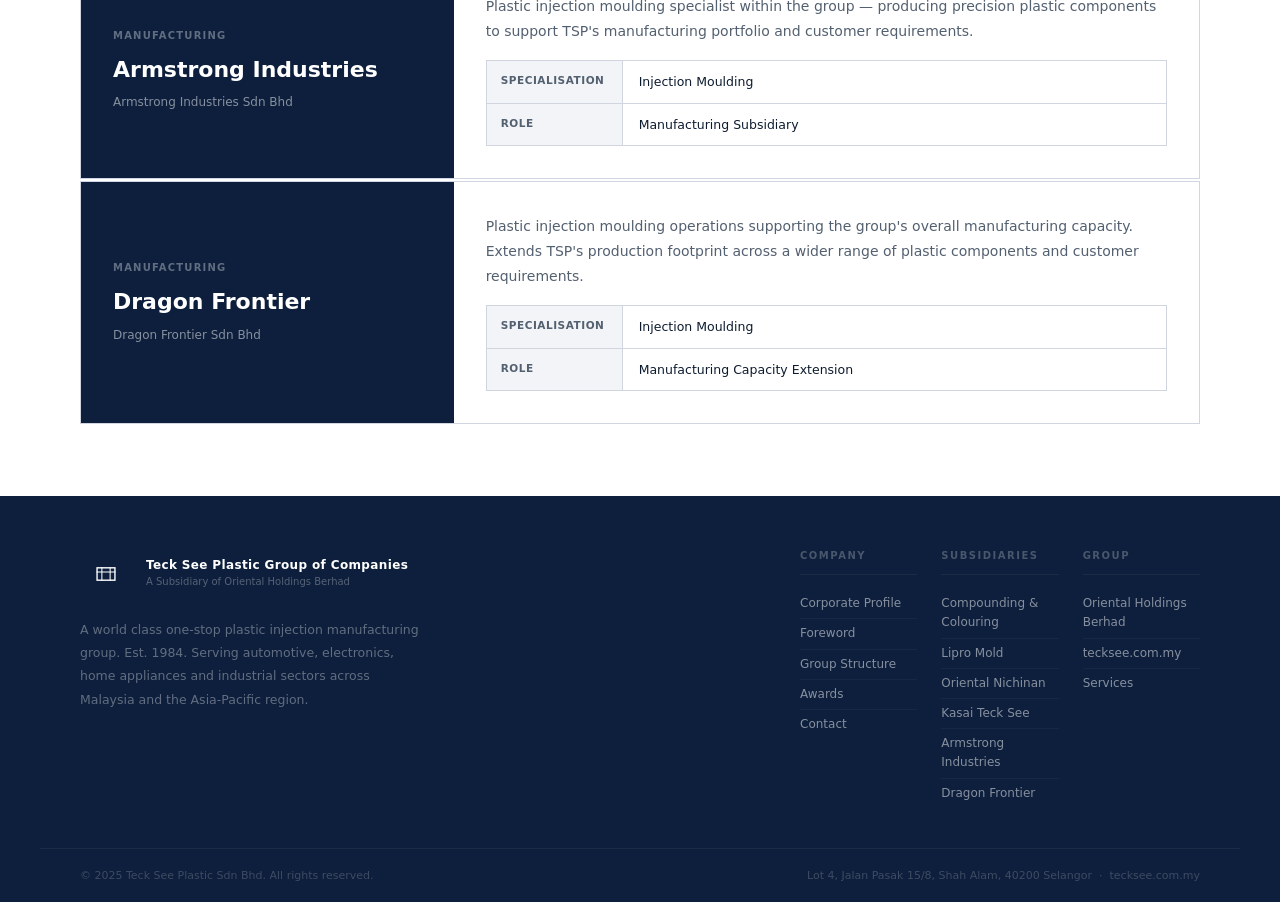
<file: subsidiaries.html>
<!DOCTYPE html>
<html lang="en">
<head>
  <meta charset="UTF-8" />
  <meta name="viewport" content="width=device-width, initial-scale=1.0" />
  <title>Business Segments | Teck See Plastic Group of Companies</title>
  <link rel="stylesheet" href="style.css" />
</head>
<body>

<!-- TOP BAR -->
<div class="topbar">
  <div class="topbar-inner">
    <div class="topbar-brand">
      <div class="topbar-logo">
        <svg viewBox="0 0 32 32" fill="none">
          <rect x="3" y="7" width="26" height="18" rx="0" stroke="white" stroke-width="2"/>
          <path d="M3 13h26M10 7v18M22 7v18" stroke="white" stroke-width="1.5" stroke-linecap="square"/>
        </svg>
      </div>
      <div>
        <div class="topbar-co">Teck See Plastic Group of Companies</div>
        <div class="topbar-sub">A Subsidiary of Oriental Holdings Berhad (SSM: 5286-U)</div>
      </div>
    </div>
    <div class="topbar-contacts">
      <div class="topbar-contact">
        <div class="topbar-contact-icon">
          <svg width="15" height="15" fill="none" viewBox="0 0 24 24" stroke="currentColor" stroke-width="2"><path stroke-linecap="square" stroke-linejoin="miter" d="M3 5a2 2 0 012-2h3.28a1 1 0 01.948.684l1.498 4.493a1 1 0 01-.502 1.21l-2.257 1.13a11.042 11.042 0 005.516 5.516l1.13-2.257a1 1 0 011.21-.502l4.493 1.498a1 1 0 01.684.949V19a2 2 0 01-2 2h-1C9.716 21 3 14.284 3 6V5z"/></svg>
        </div>
        <div>
          <div class="topbar-contact-label">Phone Number</div>
          <div class="topbar-contact-value">+603 5191 3722</div>
        </div>
      </div>
      <div class="topbar-contact">
        <div class="topbar-contact-icon">
          <svg width="15" height="15" fill="none" viewBox="0 0 24 24" stroke="currentColor" stroke-width="2"><path stroke-linecap="square" stroke-linejoin="miter" d="M3 8l7.89 5.26a2 2 0 002.22 0L21 8M5 19h14a2 2 0 002-2V7a2 2 0 00-2-2H5a2 2 0 00-2 2v10a2 2 0 002 2z"/></svg>
        </div>
        <div>
          <div class="topbar-contact-label">Email Address</div>
          <div class="topbar-contact-value">info@tecksee.com.my</div>
        </div>
      </div>
    </div>
  </div>
</div>

<!-- NAV BAR -->
<nav id="main-nav">
  <div class="nav-inner" id="nav-inner">
    <div class="nav-item"><a href="index.html" class="nav-link">Home</a></div>
    <div class="nav-item">
      <a href="about.html" class="nav-link">About Us <span class="caret">▾</span></a>
      <div class="dropdown-menu">
        <a href="about.html">Corporate Profile</a>
        <a href="foreword.html">Foreword</a>
        <a href="structure.html">Group Structure</a>
      </div>
    </div>
    <div class="nav-item">
      <a href="subsidiaries.html" class="nav-link active">Business Segments <span class="caret">▾</span></a>
      <div class="dropdown-menu">
        <a href="subsidiaries.html">All Subsidiaries</a>
        <a href="ccsb/index.html">Compounding &amp; Colouring</a>
        <a href="lipro-mold/">Lipro Mold Engineering</a>
        <a href="oriental-nichinan/">Oriental Nichinan Design</a>
        <a href="kasai-teck-see/">Kasai Teck See</a>
        <a href="at-ts/">Armstrong Industries</a>
        <a href="dragon-frontier/">Dragon Frontier</a>
      </div>
    </div>
    <div class="nav-item"><a href="services.html" class="nav-link">Services</a></div>
    <div class="nav-item"><a href="awards.html" class="nav-link">Awards &amp; Certifications</a></div>
    <div class="nav-item"><a href="contact.html" class="nav-link">Contact Information</a></div>
  </div>
  <div class="nav-toggle" id="nav-toggle" onclick="toggleNav()">&#9776;</div>
</nav>

<!-- PAGE BANNER -->
<div class="page-banner">
  <div class="page-banner-inner">
    <div class="page-banner-label">Teck See Plastic Group of Companies</div>
    <h1>Business Segments</h1>
    <p class="page-banner-desc">Six integrated subsidiaries covering the full plastic manufacturing value chain — from material compounding to finished product marketing.</p>
  </div>
</div>

<!-- BREADCRUMB -->
<div class="breadcrumb">
  <div class="breadcrumb-inner">
    <a href="index.html">TSP Group</a>
    <span class="breadcrumb-sep">/</span>
    <span class="breadcrumb-cur">Business Segments</span>
  </div>
</div>

<!-- SUBSIDIARIES -->
<div class="section ruled">
  <div class="container">
    <div class="section-label">Group Companies</div>
    <h2 class="section-title">Our Subsidiaries</h2>
    <div class="section-rule" style="margin-bottom:40px;"></div>

    <!-- CCSB -->
    <div class="grid-1-2" style="border:1px solid var(--border);margin-bottom:2px;">
      <div style="background:var(--navy);padding:32px;display:flex;flex-direction:column;justify-content:center;">
        <div style="font-size:10px;font-weight:700;letter-spacing:0.12em;text-transform:uppercase;color:rgba(255,255,255,0.35);margin-bottom:8px;">Compounding</div>
        <div style="font-size:22px;font-weight:700;color:#fff;">Compounding &amp; Colouring</div>
        <div style="font-size:12px;color:rgba(255,255,255,0.5);margin-top:6px;line-height:1.6;">Compounding &amp; Colouring Sdn Bhd</div>
        <div style="margin-top:20px;"><a href="ccsb/index.html" style="display:inline-block;padding:9px 18px;background:var(--accent);color:#fff;font-size:11px;font-weight:700;letter-spacing:0.04em;text-decoration:none;">View Profile →</a></div>
      </div>
      <div style="padding:32px;">
        <p style="font-size:14px;color:var(--muted);line-height:1.8;margin-bottom:16px;">In-house PP, ABS and PE polymer compounding, masterbatches and colour matching — serving the group and external customers in the automotive, home appliance, E&amp;E and water system industries.</p>
        <div class="fact-table" style="margin-top:0;">
          <div class="fact-row"><span class="fact-key">Established</span><span class="fact-val">April 1994</span></div>
          <div class="fact-row"><span class="fact-key">Location</span><span class="fact-val">Bandar Baru Bangi, Selangor</span></div>
          <div class="fact-row"><span class="fact-key">Certifications</span><span class="fact-val">IATF 16949:2016 &nbsp;·&nbsp; ISO 9001:2015</span></div>
        </div>
      </div>
    </div>

    <!-- Lipro Mold -->
    <div class="grid-1-2" style="border:1px solid var(--border);margin-bottom:2px;">
      <div style="background:var(--navy);padding:32px;display:flex;flex-direction:column;justify-content:center;">
        <div style="font-size:10px;font-weight:700;letter-spacing:0.12em;text-transform:uppercase;color:rgba(255,255,255,0.35);margin-bottom:8px;">Tooling</div>
        <div style="font-size:22px;font-weight:700;color:#fff;">Lipro Mold</div>
        <div style="font-size:12px;color:rgba(255,255,255,0.5);margin-top:6px;line-height:1.6;">Lipro Mold Engineering Sdn Bhd</div>
      </div>
      <div style="padding:32px;">
        <p style="font-size:14px;color:var(--muted);line-height:1.8;">Precision mould design and manufacturing for automotive and electronics applications. Supports the group's injection moulding operations with in-house tooling capability.</p>
        <div class="fact-table" style="margin-top:16px;">
          <div class="fact-row"><span class="fact-key">Specialisation</span><span class="fact-val">Precision Mould Making</span></div>
          <div class="fact-row"><span class="fact-key">Industries</span><span class="fact-val">Automotive · Electronics</span></div>
        </div>
      </div>
    </div>

    <!-- Oriental Nichinan -->
    <div class="grid-1-2" style="border:1px solid var(--border);margin-bottom:2px;">
      <div style="background:var(--navy);padding:32px;display:flex;flex-direction:column;justify-content:center;">
        <div style="font-size:10px;font-weight:700;letter-spacing:0.12em;text-transform:uppercase;color:rgba(255,255,255,0.35);margin-bottom:8px;">Design</div>
        <div style="font-size:22px;font-weight:700;color:#fff;">Oriental Nichinan</div>
        <div style="font-size:12px;color:rgba(255,255,255,0.5);margin-top:6px;line-height:1.6;">Oriental Nichinan Design Sdn Bhd</div>
      </div>
      <div style="padding:32px;">
        <p style="font-size:14px;color:var(--muted);line-height:1.8;">Product design, engineering analysis and prototyping from concept through to production-ready. A joint capability supporting TSP's full-service offering to automotive and consumer electronics customers.</p>
        <div class="fact-table" style="margin-top:16px;">
          <div class="fact-row"><span class="fact-key">Specialisation</span><span class="fact-val">Product Design &amp; Prototyping</span></div>
          <div class="fact-row"><span class="fact-key">Industries</span><span class="fact-val">Automotive · Consumer Electronics</span></div>
        </div>
      </div>
    </div>

    <!-- Kasai Teck See -->
    <div class="grid-1-2" style="border:1px solid var(--border);margin-bottom:2px;">
      <div style="background:var(--navy);padding:32px;display:flex;flex-direction:column;justify-content:center;">
        <div style="font-size:10px;font-weight:700;letter-spacing:0.12em;text-transform:uppercase;color:rgba(255,255,255,0.35);margin-bottom:8px;">Automotive JV</div>
        <div style="font-size:22px;font-weight:700;color:#fff;">Kasai Teck See</div>
        <div style="font-size:12px;color:rgba(255,255,255,0.5);margin-top:6px;line-height:1.6;">Kasai Teck See Sdn Bhd</div>
      </div>
      <div style="padding:32px;">
        <p style="font-size:14px;color:var(--muted);line-height:1.8;">Joint venture with Kasai Kogyo Japan. Manufactures automotive interior plastic parts — including door trims and instrument panels — for OEM customers in Malaysia.</p>
        <div class="fact-table" style="margin-top:16px;">
          <div class="fact-row"><span class="fact-key">JV Partner</span><span class="fact-val">Kasai Kogyo Co., Ltd. (Japan)</span></div>
          <div class="fact-row"><span class="fact-key">Specialisation</span><span class="fact-val">Automotive Interior Parts</span></div>
        </div>
      </div>
    </div>

    <!-- Armstrong Industries -->
    <div class="grid-1-2" style="border:1px solid var(--border);margin-bottom:2px;">
      <div style="background:var(--navy);padding:32px;display:flex;flex-direction:column;justify-content:center;">
        <div style="font-size:10px;font-weight:700;letter-spacing:0.12em;text-transform:uppercase;color:rgba(255,255,255,0.35);margin-bottom:8px;">Manufacturing</div>
        <div style="font-size:22px;font-weight:700;color:#fff;">Armstrong Industries</div>
        <div style="font-size:12px;color:rgba(255,255,255,0.5);margin-top:6px;line-height:1.6;">Armstrong Industries Sdn Bhd</div>
      </div>
      <div style="padding:32px;">
        <p style="font-size:14px;color:var(--muted);line-height:1.8;">Plastic injection moulding specialist within the group — producing precision plastic components to support TSP's manufacturing portfolio and customer requirements.</p>
        <div class="fact-table" style="margin-top:16px;">
          <div class="fact-row"><span class="fact-key">Specialisation</span><span class="fact-val">Injection Moulding</span></div>
          <div class="fact-row"><span class="fact-key">Role</span><span class="fact-val">Manufacturing Subsidiary</span></div>
        </div>
      </div>
    </div>

    <!-- Dragon Frontier -->
    <div class="grid-1-2" style="border:1px solid var(--border);">
      <div style="background:var(--navy);padding:32px;display:flex;flex-direction:column;justify-content:center;">
        <div style="font-size:10px;font-weight:700;letter-spacing:0.12em;text-transform:uppercase;color:rgba(255,255,255,0.35);margin-bottom:8px;">Manufacturing</div>
        <div style="font-size:22px;font-weight:700;color:#fff;">Dragon Frontier</div>
        <div style="font-size:12px;color:rgba(255,255,255,0.5);margin-top:6px;line-height:1.6;">Dragon Frontier Sdn Bhd</div>
      </div>
      <div style="padding:32px;">
        <p style="font-size:14px;color:var(--muted);line-height:1.8;">Plastic injection moulding operations supporting the group's overall manufacturing capacity. Extends TSP's production footprint across a wider range of plastic components and customer requirements.</p>
        <div class="fact-table" style="margin-top:16px;">
          <div class="fact-row"><span class="fact-key">Specialisation</span><span class="fact-val">Injection Moulding</span></div>
          <div class="fact-row"><span class="fact-key">Role</span><span class="fact-val">Manufacturing Capacity Extension</span></div>
        </div>
      </div>
    </div>

  </div>
</div>

<!-- FOOTER -->
<footer>
  <div class="footer-top">
    <div>
      <div class="footer-brand-row">
        <div class="footer-logo-icon">
          <svg viewBox="0 0 32 32" fill="none">
            <rect x="3" y="7" width="26" height="18" rx="0" stroke="white" stroke-width="2"/>
            <path d="M3 13h26M10 7v18M22 7v18" stroke="white" stroke-width="1.5" stroke-linecap="square"/>
          </svg>
        </div>
        <div>
          <div class="footer-co">Teck See Plastic Group of Companies</div>
          <div class="footer-sub">A Subsidiary of Oriental Holdings Berhad</div>
        </div>
      </div>
      <p class="footer-desc">A world class one-stop plastic injection manufacturing group. Est. 1984. Serving automotive, electronics, home appliances and industrial sectors across Malaysia and the Asia-Pacific region.</p>
    </div>
    <div class="footer-cols">
      <div class="footer-col">
        <div class="footer-col-hd">Company</div>
        <a href="about.html">Corporate Profile</a>
        <a href="foreword.html">Foreword</a>
        <a href="structure.html">Group Structure</a>
        <a href="awards.html">Awards</a>
        <a href="contact.html">Contact</a>
      </div>
      <div class="footer-col">
        <div class="footer-col-hd">Subsidiaries</div>
        <a href="ccsb/index.html">Compounding &amp; Colouring</a>
        <a href="lipro-mold/">Lipro Mold</a>
        <a href="oriental-nichinan/">Oriental Nichinan</a>
        <a href="kasai-teck-see/">Kasai Teck See</a>
        <a href="at-ts/">Armstrong Industries</a>
        <a href="dragon-frontier/">Dragon Frontier</a>
      </div>
      <div class="footer-col">
        <div class="footer-col-hd">Group</div>
        <a href="https://www.orientalholdings.com.my" target="_blank">Oriental Holdings Berhad</a>
        <a href="https://tecksee.com.my" target="_blank">tecksee.com.my</a>
        <a href="services.html">Services</a>
      </div>
    </div>
  </div>
  <div class="footer-bottom">
    <span>&copy; 2025 Teck See Plastic Sdn Bhd. All rights reserved.</span>
    <span>Lot 4, Jalan Pasak 15/8, Shah Alam, 40200 Selangor &nbsp;&middot;&nbsp; tecksee.com.my</span>
  </div>
</footer>

<script src="main.js"></script>
</body>
</html>
</file>
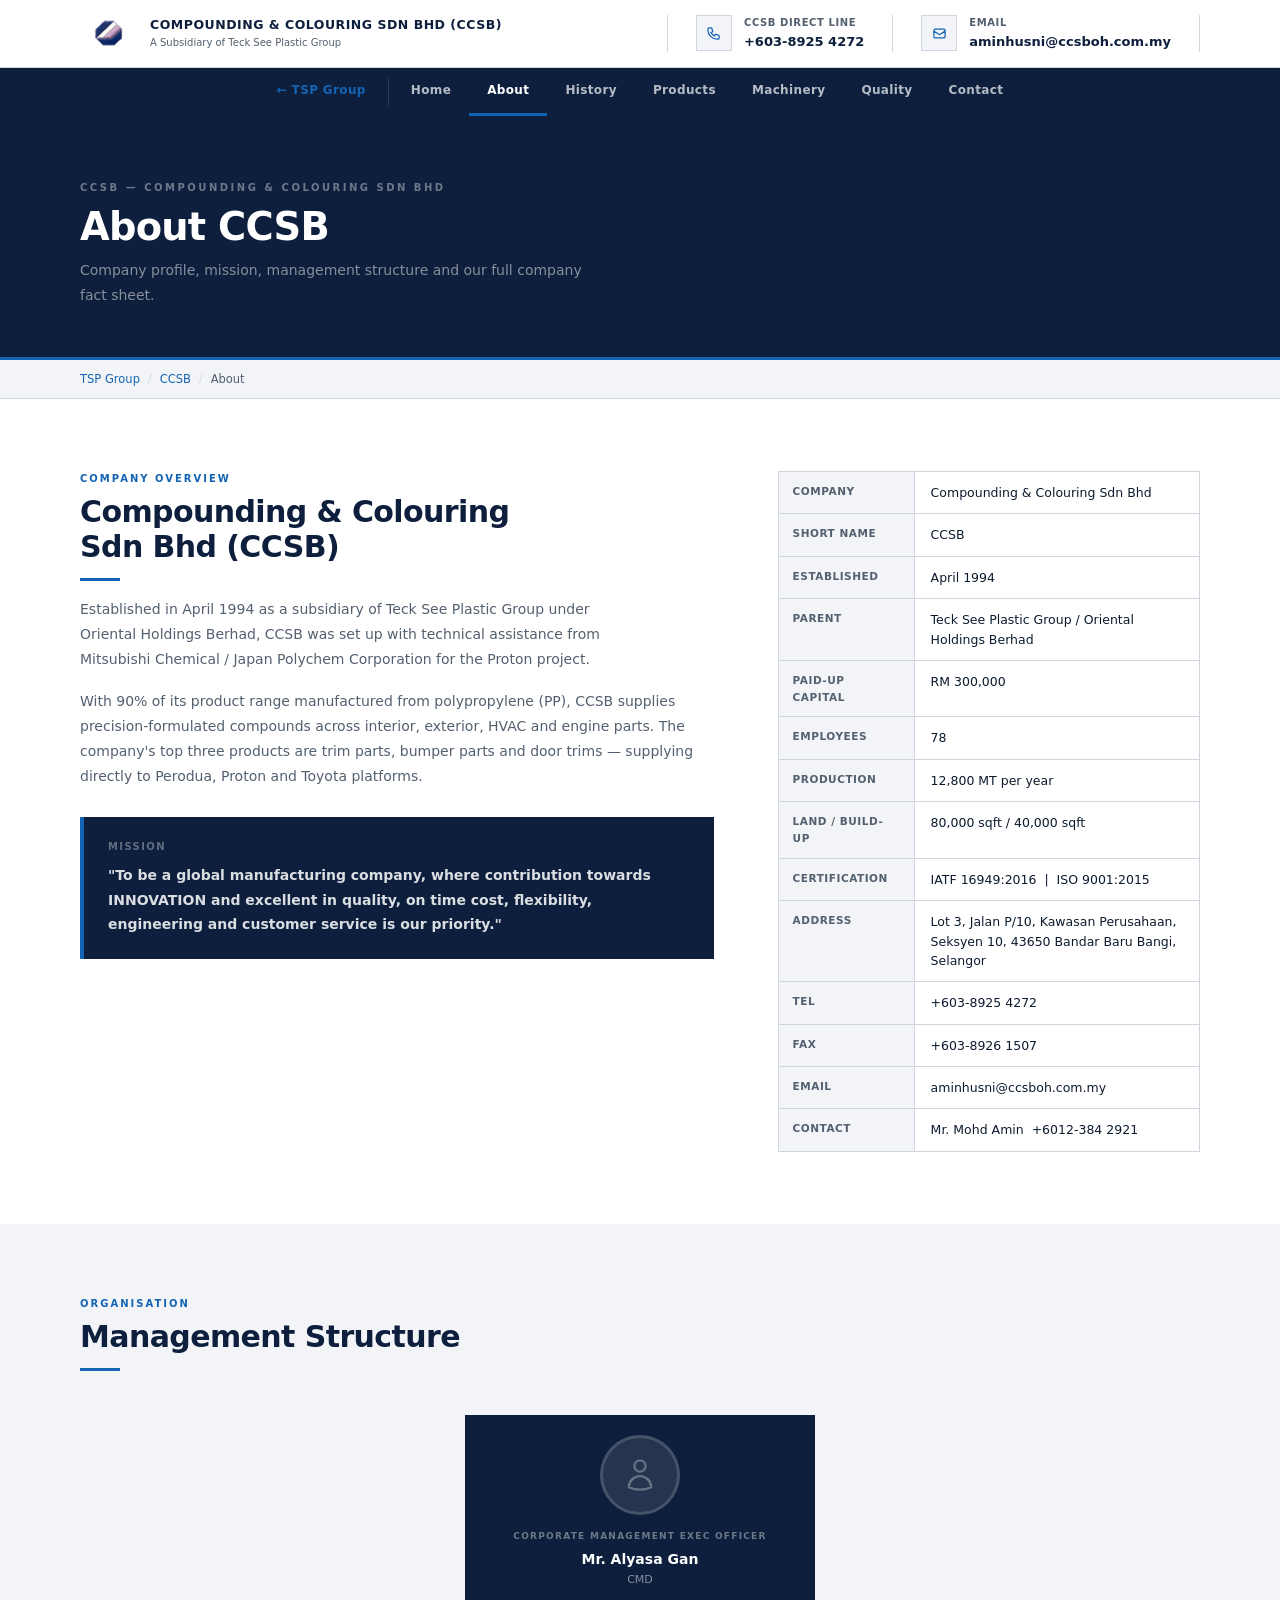
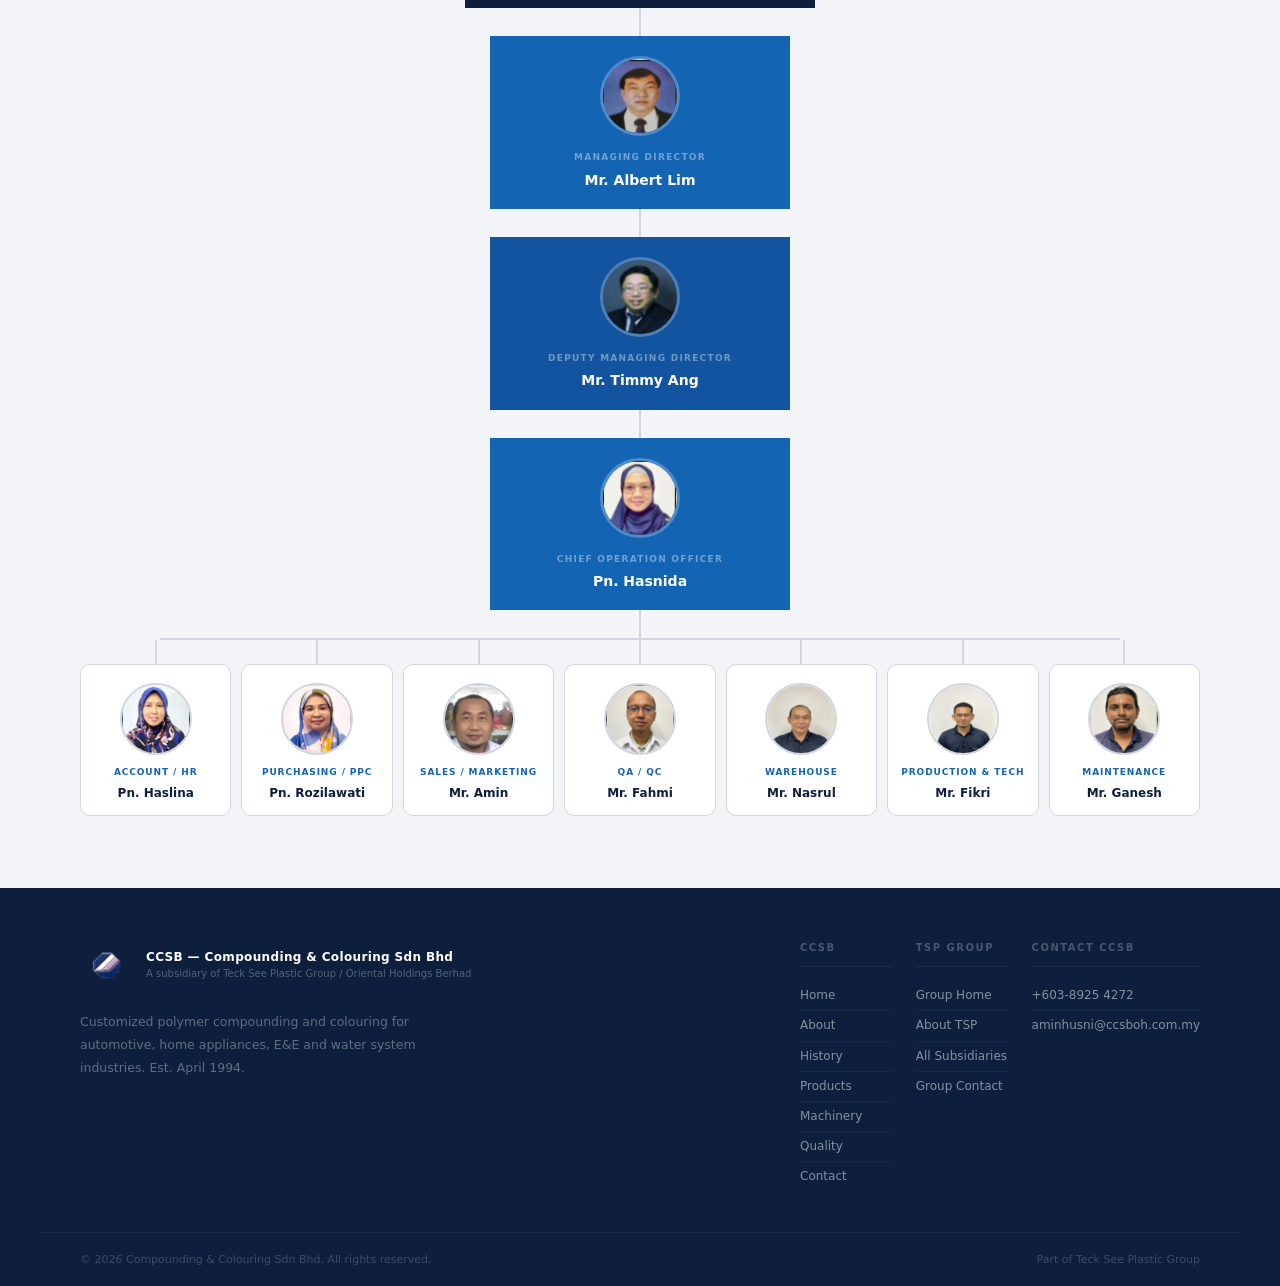
<file: ccsb/about.html>
<!DOCTYPE html>
<html lang="en">
<head>
  <meta charset="UTF-8" />
  <meta name="viewport" content="width=device-width, initial-scale=1.0" />
  <title>About CCSB | Compounding &amp; Colouring Sdn Bhd</title>
  <link rel="stylesheet" href="../style.css" />
  <style>
    /* ── Org Chart ── */
    .org { display: flex; flex-direction: column; align-items: center; }
    .org-vline { width: 2px; height: 28px; background: var(--border); flex-shrink: 0; }
    .org-node { padding: 20px 48px; text-align: center; min-width: 300px; display: flex; flex-direction: column; align-items: center; }
    .org-node--root { background: var(--navy); }
    .org-node--main { background: var(--accent); }
    .org-node--sub  { background: #1254a0; }
    .org-node-role  { font-size: 9px; font-weight: 700; letter-spacing: 0.14em; text-transform: uppercase; color: rgba(255,255,255,0.4); margin-bottom: 6px; }
    .org-node-name  { font-size: 14px; font-weight: 800; color: #fff; line-height: 1.3; }
    .org-node-dept  { font-size: 11px; color: rgba(255,255,255,0.5); margin-top: 3px; }
    .org-node-photo {
      width: 80px; height: 80px; border-radius: 50%;
      object-fit: cover; object-position: center top;
      border: 3px solid rgba(255,255,255,0.25);
      margin-bottom: 14px; display: block;
    }
    .org-node-photo--placeholder {
      width: 80px; height: 80px; border-radius: 50%;
      background: rgba(255,255,255,0.1); border: 3px solid rgba(255,255,255,0.15);
      display: flex; align-items: center; justify-content: center;
      margin-bottom: 14px; flex-shrink: 0;
    }
    .org-node-photo--placeholder svg { opacity: 0.3; }

    /* Horizontal spread connector */
    .org-spread { width: 100%; display: flex; flex-direction: column; align-items: center; }
    .org-hbar-wrap { width: 100%; position: relative; height: 2px; margin-bottom: 0; }
    .org-hbar { position: absolute; top: 0; left: calc(100% / 14); right: calc(100% / 14); height: 2px; background: var(--border); }

    /* Dept cards row */
    .org-dept-row { display: flex; width: 100%; gap: 10px; }
    .org-dept-col { flex: 1; display: flex; flex-direction: column; align-items: center; }
    .org-dept-drop { width: 2px; height: 24px; background: var(--border); flex-shrink: 0; }
    .org-card {
      width: 100%; border: 1px solid var(--border); padding: 18px 8px 14px;
      text-align: center; background: #fff; border-radius: 10px;
      transition: box-shadow 0.2s, transform 0.2s;
    }
    .org-card:hover { box-shadow: 0 6px 20px rgba(11,32,64,0.09); transform: translateY(-2px); }
    .org-card-photo {
      width: 72px; height: 72px; border-radius: 50%;
      object-fit: cover; object-position: center top;
      border: 2px solid var(--border); margin: 0 auto 10px;
      display: block; transition: border-color 0.2s;
    }
    .org-card:hover .org-card-photo { border-color: var(--accent); }
    .org-card-dept { font-size: 9px; font-weight: 700; letter-spacing: 0.1em; text-transform: uppercase; color: var(--accent); margin-bottom: 6px; }
    .org-card-name { font-size: 12px; font-weight: 800; color: var(--navy); line-height: 1.3; }

    @media (max-width: 900px) {
      .org-node { min-width: 0; padding: 18px 24px; width: 100%; }
      .org-node-photo { width: 68px; height: 68px; }
      .org-dept-row { flex-wrap: wrap; gap: 8px; }
      .org-dept-col { flex: 0 0 calc(50% - 4px); }
      .org-hbar, .org-dept-drop { display: none; }
    }
    @media (max-width: 480px) {
      .org-dept-col { flex: 0 0 100%; }
    }
  </style>
</head>
<body>

<!-- TOP BAR -->
<div class="topbar">
  <div class="topbar-inner">
    <div class="topbar-brand">
      <div class="topbar-logo">
        <img src="assets/ccsb-logo.png" alt="CCSB Logo" style="width:52px;height:52px;object-fit:contain;display:block;" />
      </div>
      <div>
        <div class="topbar-co">Compounding &amp; Colouring Sdn Bhd (CCSB)</div>
        <div class="topbar-sub">A Subsidiary of Teck See Plastic Group</div>
      </div>
    </div>
    <div class="topbar-contacts">
      <div class="topbar-contact">
        <div class="topbar-contact-icon">
          <svg width="15" height="15" fill="none" viewBox="0 0 24 24" stroke="currentColor" stroke-width="2"><path stroke-linecap="square" stroke-linejoin="miter" d="M3 5a2 2 0 012-2h3.28a1 1 0 01.948.684l1.498 4.493a1 1 0 01-.502 1.21l-2.257 1.13a11.042 11.042 0 005.516 5.516l1.13-2.257a1 1 0 011.21-.502l4.493 1.498a1 1 0 01.684.949V19a2 2 0 01-2 2h-1C9.716 21 3 14.284 3 6V5z"/></svg>
        </div>
        <div>
          <div class="topbar-contact-label">CCSB Direct Line</div>
          <div class="topbar-contact-value">+603-8925 4272</div>
        </div>
      </div>
      <div class="topbar-contact">
        <div class="topbar-contact-icon">
          <svg width="15" height="15" fill="none" viewBox="0 0 24 24" stroke="currentColor" stroke-width="2"><path stroke-linecap="square" stroke-linejoin="miter" d="M3 8l7.89 5.26a2 2 0 002.22 0L21 8M5 19h14a2 2 0 002-2V7a2 2 0 00-2-2H5a2 2 0 00-2 2v10a2 2 0 002 2z"/></svg>
        </div>
        <div>
          <div class="topbar-contact-label">Email</div>
          <div class="topbar-contact-value">aminhusni@ccsboh.com.my</div>
        </div>
      </div>
    </div>
  </div>
</div>

<!-- NAV BAR -->
<nav id="main-nav">
  <div class="nav-inner" id="nav-inner">
    <div class="nav-item"><a href="../index.html" class="nav-link nav-back">← TSP Group</a></div>
    <div class="nav-sep"></div>
    <div class="nav-item"><a href="index.html" class="nav-link">Home</a></div>
    <div class="nav-item"><a href="about.html" class="nav-link active">About</a></div>
    <div class="nav-item"><a href="history.html" class="nav-link">History</a></div>
    <div class="nav-item"><a href="products.html" class="nav-link">Products</a></div>
    <div class="nav-item"><a href="machinery.html" class="nav-link">Machinery</a></div>
    <div class="nav-item"><a href="quality.html" class="nav-link">Quality</a></div>
    <div class="nav-item"><a href="contact.html" class="nav-link">Contact</a></div>
  </div>
  <div class="nav-toggle" id="nav-toggle" onclick="toggleNav()">&#9776;</div>
</nav>

<!-- PAGE BANNER -->
<div class="page-banner">
  <div class="page-banner-inner">
    <div class="page-banner-label">CCSB — Compounding &amp; Colouring Sdn Bhd</div>
    <h1>About CCSB</h1>
    <p class="page-banner-desc">Company profile, mission, management structure and our full company fact sheet.</p>
  </div>
</div>

<!-- BREADCRUMB -->
<div class="breadcrumb">
  <div class="breadcrumb-inner">
    <a href="../index.html">TSP Group</a>
    <span class="breadcrumb-sep">/</span>
    <a href="index.html">CCSB</a>
    <span class="breadcrumb-sep">/</span>
    <span class="breadcrumb-cur">About</span>
  </div>
</div>

<!-- COMPANY OVERVIEW -->
<div class="section">
  <div class="container">
    <div class="two-col wide">
      <div>
        <div class="section-label">Company Overview</div>
        <h2 class="section-title">Compounding &amp; Colouring<br />Sdn Bhd (CCSB)</h2>
        <div class="section-rule"></div>
        <p class="section-desc">Established in April 1994 as a subsidiary of Teck See Plastic Group under Oriental Holdings Berhad, CCSB was set up with technical assistance from Mitsubishi Chemical / Japan Polychem Corporation for the Proton project.</p>
        <p style="font-size:14px;color:var(--muted);line-height:1.8;margin-top:16px;">With 90% of its product range manufactured from polypropylene (PP), CCSB supplies precision-formulated compounds across interior, exterior, HVAC and engine parts. The company's top three products are trim parts, bumper parts and door trims — supplying directly to Perodua, Proton and Toyota platforms.</p>
        <div style="margin-top:28px;padding:22px 24px;background:var(--navy);border-left:4px solid var(--accent);">
          <div style="font-size:10px;font-weight:700;letter-spacing:0.14em;text-transform:uppercase;color:rgba(255,255,255,0.35);margin-bottom:8px;">Mission</div>
          <div style="font-size:14px;font-weight:600;color:rgba(255,255,255,0.85);line-height:1.75;">"To be a global manufacturing company, where contribution towards INNOVATION and excellent in quality, on time cost, flexibility, engineering and customer service is our priority."</div>
        </div>
      </div>
      <div>
        <div class="fact-table">
          <div class="fact-row"><span class="fact-key">Company</span><span class="fact-val">Compounding &amp; Colouring Sdn Bhd</span></div>
          <div class="fact-row"><span class="fact-key">Short Name</span><span class="fact-val">CCSB</span></div>
          <div class="fact-row"><span class="fact-key">Established</span><span class="fact-val">April 1994</span></div>
          <div class="fact-row"><span class="fact-key">Parent</span><span class="fact-val">Teck See Plastic Group / Oriental Holdings Berhad</span></div>
          <div class="fact-row"><span class="fact-key">Paid-Up Capital</span><span class="fact-val">RM 300,000</span></div>
          <div class="fact-row"><span class="fact-key">Employees</span><span class="fact-val">78</span></div>
          <div class="fact-row"><span class="fact-key">Production</span><span class="fact-val">12,800 MT per year</span></div>
          <div class="fact-row"><span class="fact-key">Land / Build-Up</span><span class="fact-val">80,000 sqft / 40,000 sqft</span></div>
          <div class="fact-row"><span class="fact-key">Certification</span><span class="fact-val">IATF 16949:2016 &nbsp;|&nbsp; ISO 9001:2015</span></div>
          <div class="fact-row"><span class="fact-key">Address</span><span class="fact-val">Lot 3, Jalan P/10, Kawasan Perusahaan, Seksyen 10, 43650 Bandar Baru Bangi, Selangor</span></div>
          <div class="fact-row"><span class="fact-key">Tel</span><span class="fact-val">+603-8925 4272</span></div>
          <div class="fact-row"><span class="fact-key">Fax</span><span class="fact-val">+603-8926 1507</span></div>
          <div class="fact-row"><span class="fact-key">Email</span><span class="fact-val">aminhusni@ccsboh.com.my</span></div>
          <div class="fact-row"><span class="fact-key">Contact</span><span class="fact-val">Mr. Mohd Amin &nbsp;+6012-384 2921</span></div>
        </div>
      </div>
    </div>
  </div>
</div>

<!-- ORG CHART -->
<div class="section surface">
  <div class="container">
    <div class="section-label">Organisation</div>
    <h2 class="section-title">Management Structure</h2>
    <div class="section-rule" style="margin-bottom:44px;"></div>
    <div class="org">

      <!-- Top chain -->
      <div class="org-node org-node--root">
        <div class="org-node-photo--placeholder">
          <svg width="36" height="36" fill="none" viewBox="0 0 24 24" stroke="white" stroke-width="1.5"><path stroke-linecap="round" stroke-linejoin="round" d="M15.75 6a3.75 3.75 0 11-7.5 0 3.75 3.75 0 017.5 0zM4.501 20.118a7.5 7.5 0 0114.998 0A17.933 17.933 0 0112 21.75c-2.676 0-5.216-.584-7.499-1.632z"/></svg>
        </div>
        <div class="org-node-role">Corporate Management Exec Officer</div>
        <div class="org-node-name">Mr. Alyasa Gan</div>
        <div class="org-node-dept">CMD</div>
      </div>
      <div class="org-vline"></div>
      <div class="org-node org-node--main">
        <img src="assets/people/MD.png" alt="Mr. Albert Lim" class="org-node-photo" />
        <div class="org-node-role">Managing Director</div>
        <div class="org-node-name">Mr. Albert Lim</div>
      </div>
      <div class="org-vline"></div>
      <div class="org-node org-node--sub">
        <img src="assets/people/DMD.png" alt="Mr. Timmy Ang" class="org-node-photo" />
        <div class="org-node-role">Deputy Managing Director</div>
        <div class="org-node-name">Mr. Timmy Ang</div>
      </div>
      <div class="org-vline"></div>
      <div class="org-node org-node--main">
        <img src="assets/people/COO.png" alt="Pn. Hasnida" class="org-node-photo" />
        <div class="org-node-role">Chief Operation Officer</div>
        <div class="org-node-name">Pn. Hasnida</div>
      </div>

      <!-- Vertical drop to horizontal bar -->
      <div class="org-vline"></div>

      <!-- Horizontal spread -->
      <div class="org-spread">
        <div class="org-hbar-wrap">
          <div class="org-hbar"></div>
        </div>
        <div class="org-dept-row">
          <div class="org-dept-col">
            <div class="org-dept-drop"></div>
            <div class="org-card">
              <img src="assets/people/Account.png" alt="Pn. Haslina" class="org-card-photo" />
              <div class="org-card-dept">Account / HR</div>
              <div class="org-card-name">Pn. Haslina</div>
            </div>
          </div>
          <div class="org-dept-col">
            <div class="org-dept-drop"></div>
            <div class="org-card">
              <img src="assets/people/PPC.png" alt="Pn. Rozilawati" class="org-card-photo" />
              <div class="org-card-dept">Purchasing / PPC</div>
              <div class="org-card-name">Pn. Rozilawati</div>
            </div>
          </div>
          <div class="org-dept-col">
            <div class="org-dept-drop"></div>
            <div class="org-card">
              <img src="assets/people/Sales.png" alt="Mr. Amin" class="org-card-photo" />
              <div class="org-card-dept">Sales / Marketing</div>
              <div class="org-card-name">Mr. Amin</div>
            </div>
          </div>
          <div class="org-dept-col">
            <div class="org-dept-drop"></div>
            <div class="org-card">
              <img src="assets/people/QAQC.png" alt="Mr. Fahmi" class="org-card-photo" />
              <div class="org-card-dept">QA / QC</div>
              <div class="org-card-name">Mr. Fahmi</div>
            </div>
          </div>
          <div class="org-dept-col">
            <div class="org-dept-drop"></div>
            <div class="org-card">
              <img src="assets/people/WHSE.png" alt="Mr. Nasrul" class="org-card-photo" />
              <div class="org-card-dept">Warehouse</div>
              <div class="org-card-name">Mr. Nasrul</div>
            </div>
          </div>
          <div class="org-dept-col">
            <div class="org-dept-drop"></div>
            <div class="org-card">
              <img src="assets/people/PROD.png" alt="Mr. Fikri" class="org-card-photo" />
              <div class="org-card-dept">Production &amp; Tech</div>
              <div class="org-card-name">Mr. Fikri</div>
            </div>
          </div>
          <div class="org-dept-col">
            <div class="org-dept-drop"></div>
            <div class="org-card">
              <img src="assets/people/MAINTENANCE.png" alt="Mr. Ganesh" class="org-card-photo" />
              <div class="org-card-dept">Maintenance</div>
              <div class="org-card-name">Mr. Ganesh</div>
            </div>
          </div>
        </div>
      </div>

    </div>
  </div>
</div>

<!-- FOOTER -->
<footer>
  <div class="footer-top">
    <div>
      <div class="footer-brand-row">
        <div class="footer-logo-icon">
          <img src="assets/ccsb-logo.png" alt="CCSB Logo" style="width:52px;height:52px;object-fit:contain;display:block;" />
        </div>
        <div>
          <div class="footer-co">CCSB — Compounding &amp; Colouring Sdn Bhd</div>
          <div class="footer-sub">A subsidiary of Teck See Plastic Group / Oriental Holdings Berhad</div>
        </div>
      </div>
      <p class="footer-desc">Customized polymer compounding and colouring for automotive, home appliances, E&amp;E and water system industries. Est. April 1994.</p>
    </div>
    <div class="footer-cols">
      <div class="footer-col">
        <div class="footer-col-hd">CCSB</div>
        <a href="index.html">Home</a>
        <a href="about.html">About</a>
        <a href="history.html">History</a>
        <a href="products.html">Products</a>
        <a href="machinery.html">Machinery</a>
        <a href="quality.html">Quality</a>
        <a href="contact.html">Contact</a>
      </div>
      <div class="footer-col">
        <div class="footer-col-hd">TSP Group</div>
        <a href="../index.html">Group Home</a>
        <a href="../about.html">About TSP</a>
        <a href="../subsidiaries.html">All Subsidiaries</a>
        <a href="../contact.html">Group Contact</a>
      </div>
      <div class="footer-col">
        <div class="footer-col-hd">Contact CCSB</div>
        <a href="tel:+60389254272">+603-8925 4272</a>
        <a href="mailto:aminhusni@ccsboh.com.my">aminhusni@ccsboh.com.my</a>
      </div>
    </div>
  </div>
  <div class="footer-bottom">
    <span>© 2026 Compounding &amp; Colouring Sdn Bhd. All rights reserved.</span>
    <span>Part of Teck See Plastic Group</span>
  </div>
</footer>

<script src="../main.js"></script>
</body>
</html>
</file>
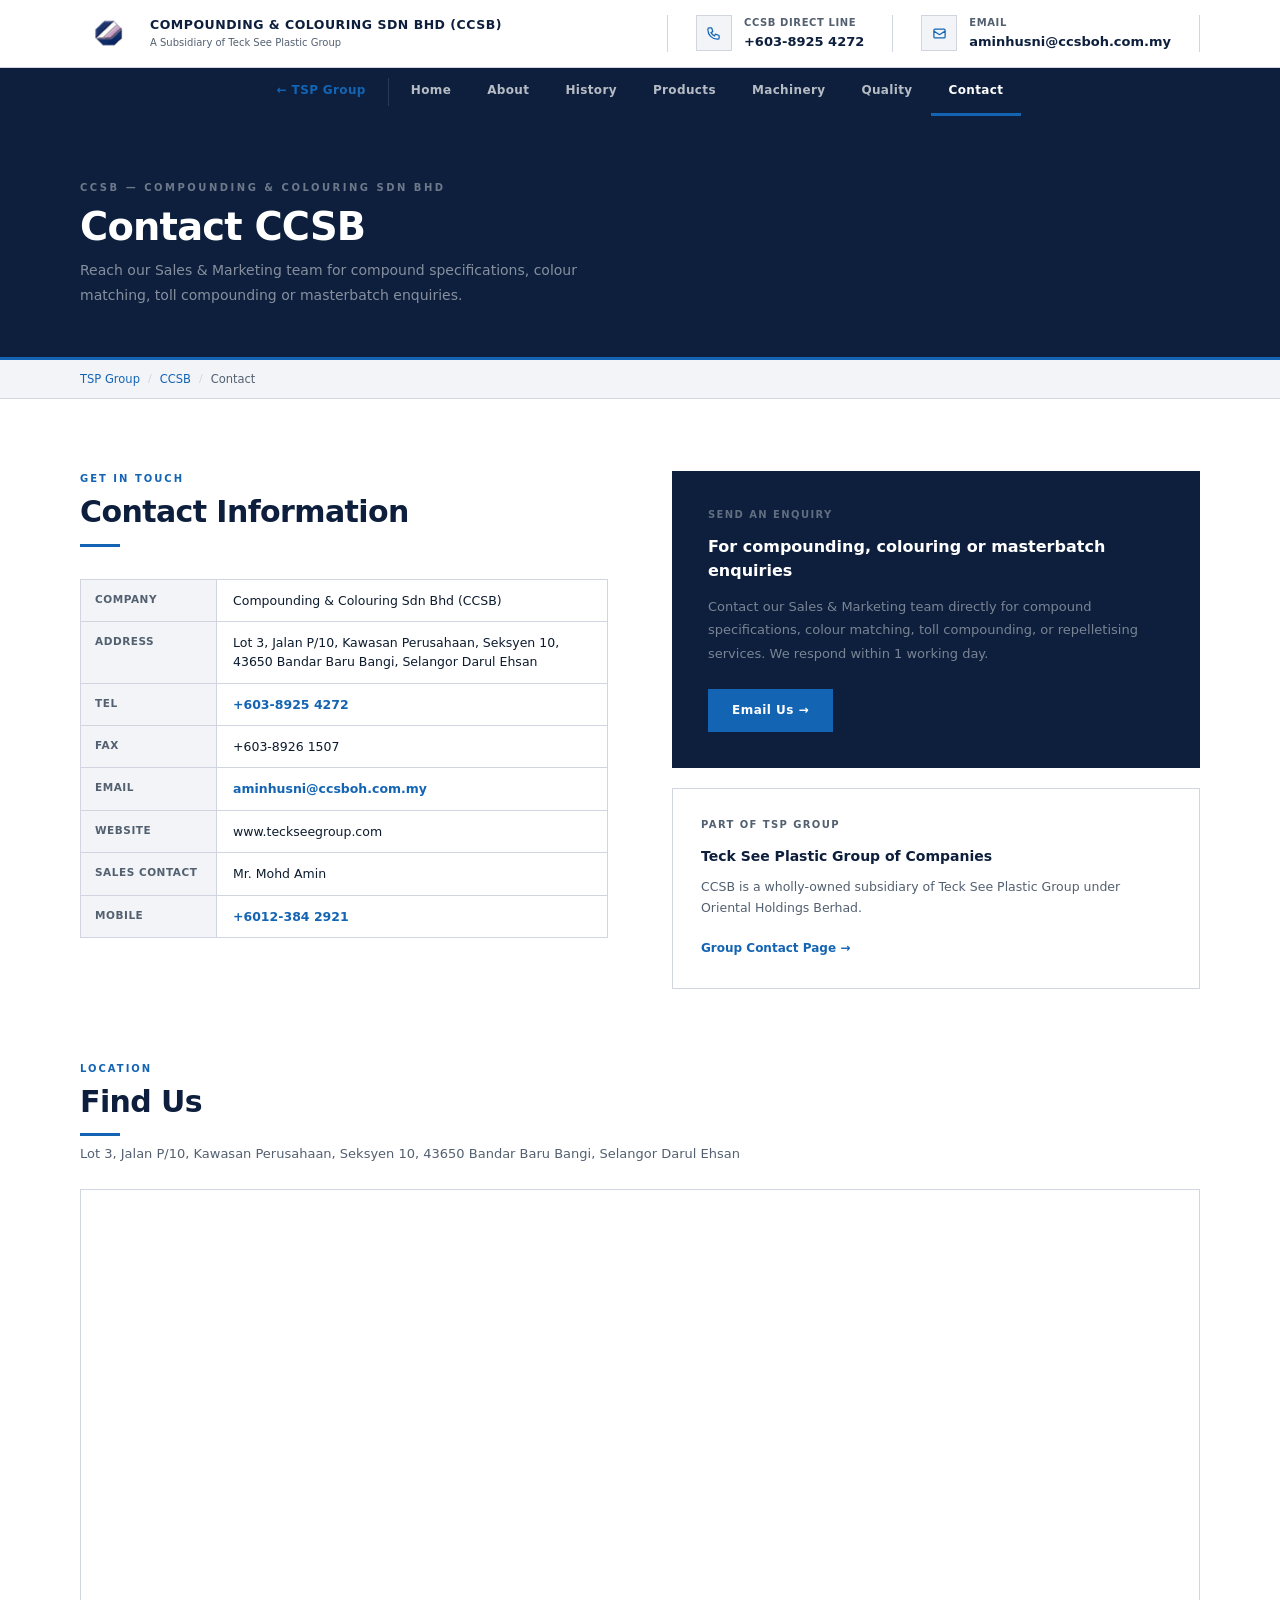
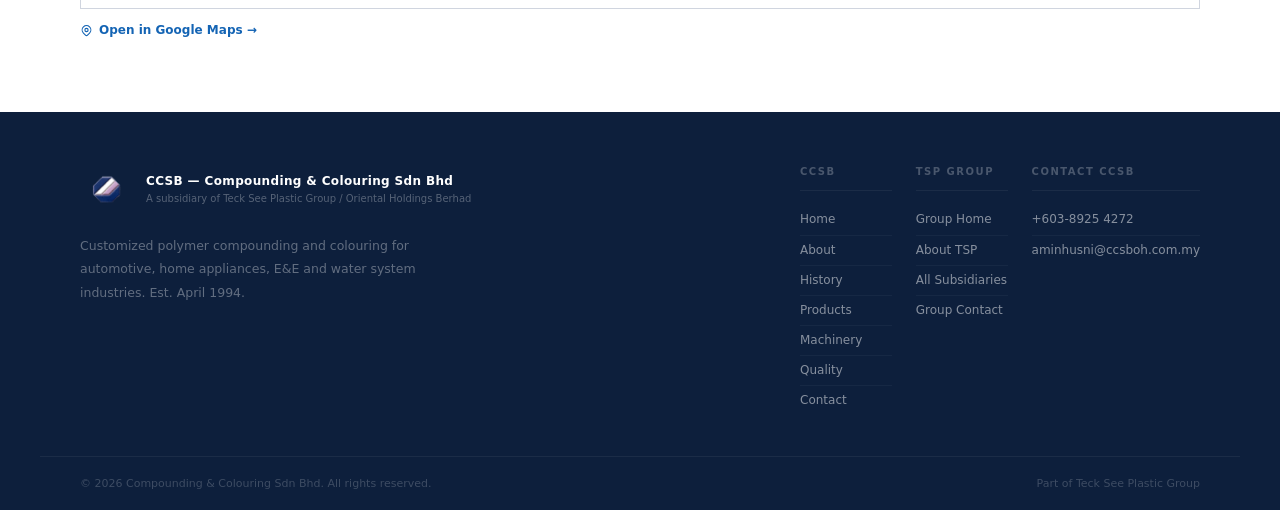
<file: ccsb/contact.html>
<!DOCTYPE html>
<html lang="en">
<head>
  <meta charset="UTF-8" />
  <meta name="viewport" content="width=device-width, initial-scale=1.0" />
  <title>Contact | CCSB — Compounding &amp; Colouring Sdn Bhd</title>
  <link rel="stylesheet" href="../style.css" />
</head>
<body>

<!-- TOP BAR -->
<div class="topbar">
  <div class="topbar-inner">
    <div class="topbar-brand">
      <div class="topbar-logo">
        <img src="assets/ccsb-logo.png" alt="CCSB Logo" style="width:52px;height:52px;object-fit:contain;display:block;" />
      </div>
      <div>
        <div class="topbar-co">Compounding &amp; Colouring Sdn Bhd (CCSB)</div>
        <div class="topbar-sub">A Subsidiary of Teck See Plastic Group</div>
      </div>
    </div>
    <div class="topbar-contacts">
      <div class="topbar-contact">
        <div class="topbar-contact-icon">
          <svg width="15" height="15" fill="none" viewBox="0 0 24 24" stroke="currentColor" stroke-width="2"><path stroke-linecap="square" stroke-linejoin="miter" d="M3 5a2 2 0 012-2h3.28a1 1 0 01.948.684l1.498 4.493a1 1 0 01-.502 1.21l-2.257 1.13a11.042 11.042 0 005.516 5.516l1.13-2.257a1 1 0 011.21-.502l4.493 1.498a1 1 0 01.684.949V19a2 2 0 01-2 2h-1C9.716 21 3 14.284 3 6V5z"/></svg>
        </div>
        <div>
          <div class="topbar-contact-label">CCSB Direct Line</div>
          <div class="topbar-contact-value">+603-8925 4272</div>
        </div>
      </div>
      <div class="topbar-contact">
        <div class="topbar-contact-icon">
          <svg width="15" height="15" fill="none" viewBox="0 0 24 24" stroke="currentColor" stroke-width="2"><path stroke-linecap="square" stroke-linejoin="miter" d="M3 8l7.89 5.26a2 2 0 002.22 0L21 8M5 19h14a2 2 0 002-2V7a2 2 0 00-2-2H5a2 2 0 00-2 2v10a2 2 0 002 2z"/></svg>
        </div>
        <div>
          <div class="topbar-contact-label">Email</div>
          <div class="topbar-contact-value">aminhusni@ccsboh.com.my</div>
        </div>
      </div>
    </div>
  </div>
</div>

<!-- NAV BAR -->
<nav id="main-nav">
  <div class="nav-inner" id="nav-inner">
    <div class="nav-item"><a href="../index.html" class="nav-link nav-back">← TSP Group</a></div>
    <div class="nav-sep"></div>
    <div class="nav-item"><a href="index.html" class="nav-link">Home</a></div>
    <div class="nav-item"><a href="about.html" class="nav-link">About</a></div>
    <div class="nav-item"><a href="history.html" class="nav-link">History</a></div>
    <div class="nav-item"><a href="products.html" class="nav-link">Products</a></div>
    <div class="nav-item"><a href="machinery.html" class="nav-link">Machinery</a></div>
    <div class="nav-item"><a href="quality.html" class="nav-link">Quality</a></div>
    <div class="nav-item"><a href="contact.html" class="nav-link active">Contact</a></div>
  </div>
  <div class="nav-toggle" id="nav-toggle" onclick="toggleNav()">&#9776;</div>
</nav>

<!-- PAGE BANNER -->
<div class="page-banner">
  <div class="page-banner-inner">
    <div class="page-banner-label">CCSB — Compounding &amp; Colouring Sdn Bhd</div>
    <h1>Contact CCSB</h1>
    <p class="page-banner-desc">Reach our Sales &amp; Marketing team for compound specifications, colour matching, toll compounding or masterbatch enquiries.</p>
  </div>
</div>

<!-- BREADCRUMB -->
<div class="breadcrumb">
  <div class="breadcrumb-inner">
    <a href="../index.html">TSP Group</a>
    <span class="breadcrumb-sep">/</span>
    <a href="index.html">CCSB</a>
    <span class="breadcrumb-sep">/</span>
    <span class="breadcrumb-cur">Contact</span>
  </div>
</div>

<!-- CONTACT -->
<div class="section">
  <div class="container">
    <div class="two-col">
      <div>
        <div class="section-label">Get In Touch</div>
        <h2 class="section-title">Contact Information</h2>
        <div class="section-rule" style="margin-bottom:32px;"></div>
        <div class="fact-table">
          <div class="fact-row"><span class="fact-key">Company</span><span class="fact-val">Compounding &amp; Colouring Sdn Bhd (CCSB)</span></div>
          <div class="fact-row"><span class="fact-key">Address</span><span class="fact-val">Lot 3, Jalan P/10, Kawasan Perusahaan, Seksyen 10, 43650 Bandar Baru Bangi, Selangor Darul Ehsan</span></div>
          <div class="fact-row"><span class="fact-key">Tel</span><span class="fact-val"><a href="tel:+60389254272" style="color:var(--accent);font-weight:600;">+603-8925 4272</a></span></div>
          <div class="fact-row"><span class="fact-key">Fax</span><span class="fact-val">+603-8926 1507</span></div>
          <div class="fact-row"><span class="fact-key">Email</span><span class="fact-val"><a href="mailto:aminhusni@ccsboh.com.my" style="color:var(--accent);font-weight:600;">aminhusni@ccsboh.com.my</a></span></div>
          <div class="fact-row"><span class="fact-key">Website</span><span class="fact-val">www.teckseegroup.com</span></div>
          <div class="fact-row"><span class="fact-key">Sales Contact</span><span class="fact-val">Mr. Mohd Amin</span></div>
          <div class="fact-row"><span class="fact-key">Mobile</span><span class="fact-val"><a href="tel:+60123842921" style="color:var(--accent);font-weight:600;">+6012-384 2921</a></span></div>
        </div>
      </div>
      <div style="display:flex;flex-direction:column;gap:20px;">
        <div style="background:var(--navy);padding:36px;flex:1;">
          <div style="font-size:10px;font-weight:700;letter-spacing:0.14em;text-transform:uppercase;color:rgba(255,255,255,0.35);margin-bottom:12px;">Send an Enquiry</div>
          <div style="font-size:16px;font-weight:700;color:#fff;line-height:1.5;margin-bottom:12px;">For compounding, colouring or masterbatch enquiries</div>
          <p style="font-size:13px;color:rgba(255,255,255,0.45);line-height:1.8;margin-bottom:24px;">Contact our Sales &amp; Marketing team directly for compound specifications, colour matching, toll compounding, or repelletising services. We respond within 1 working day.</p>
          <a href="mailto:aminhusni@ccsboh.com.my" style="display:inline-block;padding:12px 24px;background:var(--accent);color:#fff;font-size:12px;font-weight:700;letter-spacing:0.04em;">Email Us →</a>
        </div>
        <div style="border:1px solid var(--border);padding:28px;">
          <div style="font-size:10px;font-weight:700;letter-spacing:0.14em;text-transform:uppercase;color:var(--muted);margin-bottom:12px;">Part of TSP Group</div>
          <div style="font-size:14px;font-weight:700;color:var(--navy);margin-bottom:8px;">Teck See Plastic Group of Companies</div>
          <p style="font-size:12.5px;color:var(--muted);line-height:1.7;margin-bottom:16px;">CCSB is a wholly-owned subsidiary of Teck See Plastic Group under Oriental Holdings Berhad.</p>
          <a href="../contact.html" style="font-size:12px;font-weight:700;color:var(--accent);">Group Contact Page →</a>
        </div>
      </div>
    </div>
  </div>
</div>

<!-- MAP -->
<div class="section" style="padding-top:0;">
  <div class="container">
    <div class="section-label">Location</div>
    <h2 class="section-title">Find Us</h2>
    <div class="section-rule" style="margin-bottom:8px;"></div>
    <p style="font-size:13px;color:var(--muted);margin-bottom:24px;">Lot 3, Jalan P/10, Kawasan Perusahaan, Seksyen 10, 43650 Bandar Baru Bangi, Selangor Darul Ehsan</p>
    <div style="width:100%;height:420px;overflow:hidden;border:1px solid var(--border);">
      <iframe
        src="https://maps.google.com/maps?q=Compounding+And+Colouring+Sdn+Bhd&output=embed"
        width="100%"
        height="420"
        style="border:0;display:block;"
        allowfullscreen=""
        loading="lazy"
        referrerpolicy="no-referrer-when-downgrade">
      </iframe>
    </div>
    <div style="margin-top:12px;display:flex;gap:12px;">
      <a href="https://maps.google.com/maps?q=Compounding+And+Colouring+Sdn+Bhd" target="_blank" rel="noopener" style="display:inline-flex;align-items:center;gap:6px;font-size:12px;font-weight:700;color:var(--accent);text-decoration:none;">
        <svg width="13" height="13" fill="none" viewBox="0 0 24 24" stroke="currentColor" stroke-width="2"><path stroke-linecap="square" d="M17.657 16.657L13.414 20.9a1.998 1.998 0 01-2.827 0l-4.244-4.243a8 8 0 1111.314 0z"/><path stroke-linecap="square" d="M15 11a3 3 0 11-6 0 3 3 0 016 0z"/></svg>
        Open in Google Maps →
      </a>
    </div>
  </div>
</div>

<!-- FOOTER -->
<footer>
  <div class="footer-top">
    <div>
      <div class="footer-brand-row">
        <div class="footer-logo-icon">
          <img src="assets/ccsb-logo.png" alt="CCSB Logo" style="width:52px;height:52px;object-fit:contain;display:block;" />
        </div>
        <div>
          <div class="footer-co">CCSB — Compounding &amp; Colouring Sdn Bhd</div>
          <div class="footer-sub">A subsidiary of Teck See Plastic Group / Oriental Holdings Berhad</div>
        </div>
      </div>
      <p class="footer-desc">Customized polymer compounding and colouring for automotive, home appliances, E&amp;E and water system industries. Est. April 1994.</p>
    </div>
    <div class="footer-cols">
      <div class="footer-col">
        <div class="footer-col-hd">CCSB</div>
        <a href="index.html">Home</a>
        <a href="about.html">About</a>
        <a href="history.html">History</a>
        <a href="products.html">Products</a>
        <a href="machinery.html">Machinery</a>
        <a href="quality.html">Quality</a>
        <a href="contact.html">Contact</a>
      </div>
      <div class="footer-col">
        <div class="footer-col-hd">TSP Group</div>
        <a href="../index.html">Group Home</a>
        <a href="../about.html">About TSP</a>
        <a href="../subsidiaries.html">All Subsidiaries</a>
        <a href="../contact.html">Group Contact</a>
      </div>
      <div class="footer-col">
        <div class="footer-col-hd">Contact CCSB</div>
        <a href="tel:+60389254272">+603-8925 4272</a>
        <a href="mailto:aminhusni@ccsboh.com.my">aminhusni@ccsboh.com.my</a>
      </div>
    </div>
  </div>
  <div class="footer-bottom">
    <span>© 2026 Compounding &amp; Colouring Sdn Bhd. All rights reserved.</span>
    <span>Part of Teck See Plastic Group</span>
  </div>
</footer>

<script src="../main.js"></script>
</body>
</html>
</file>
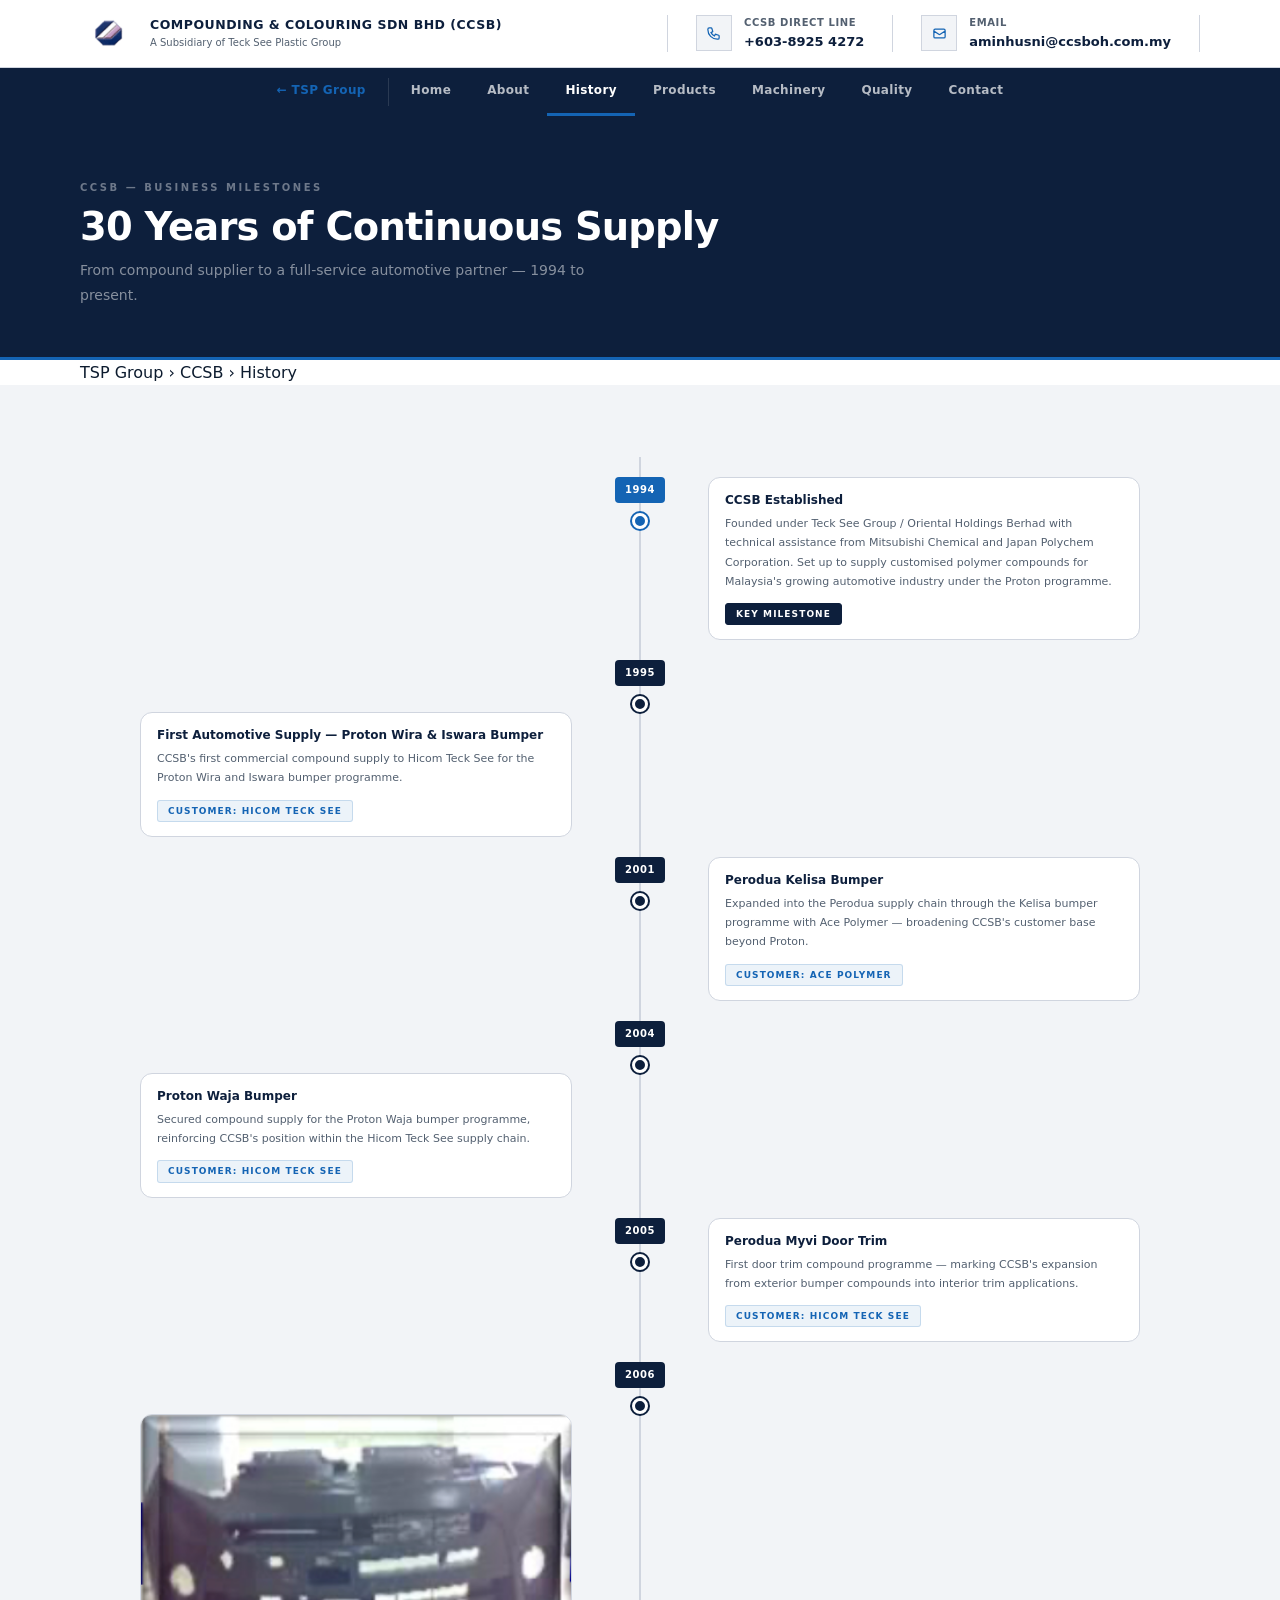
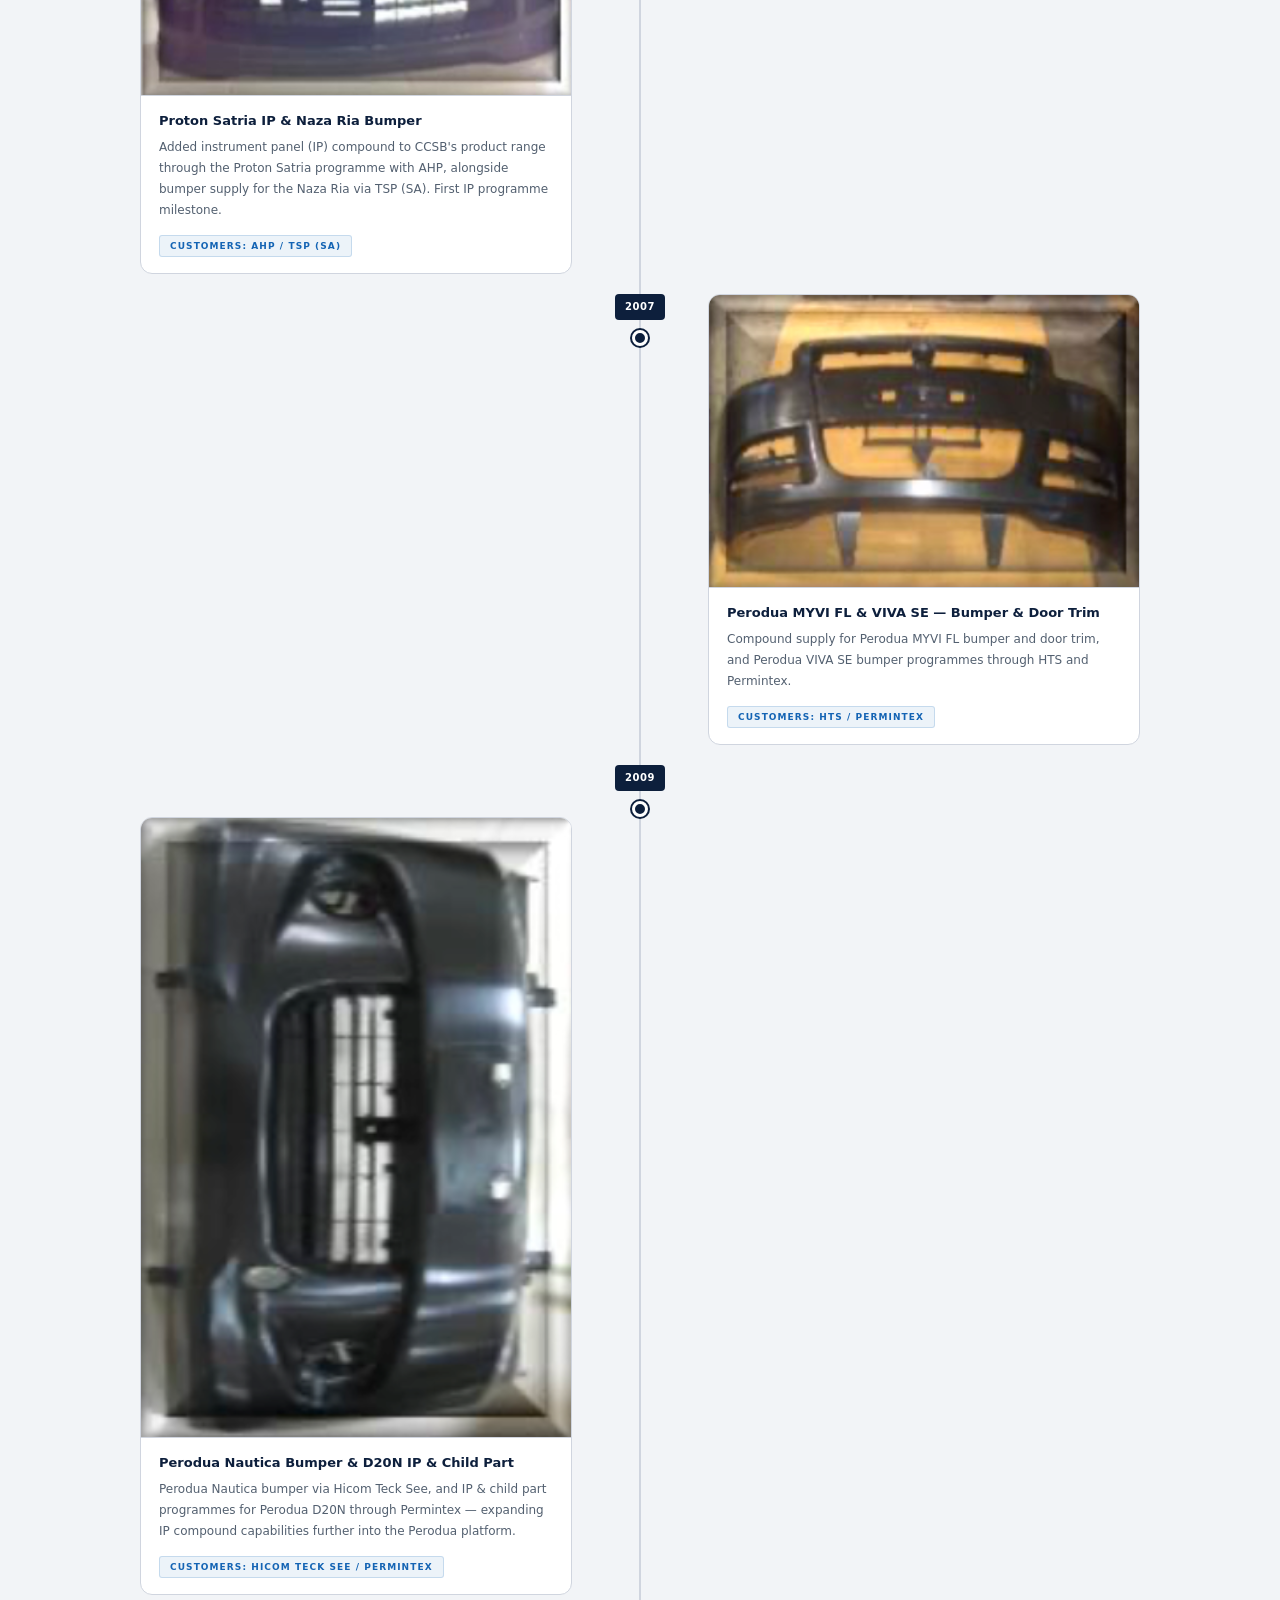
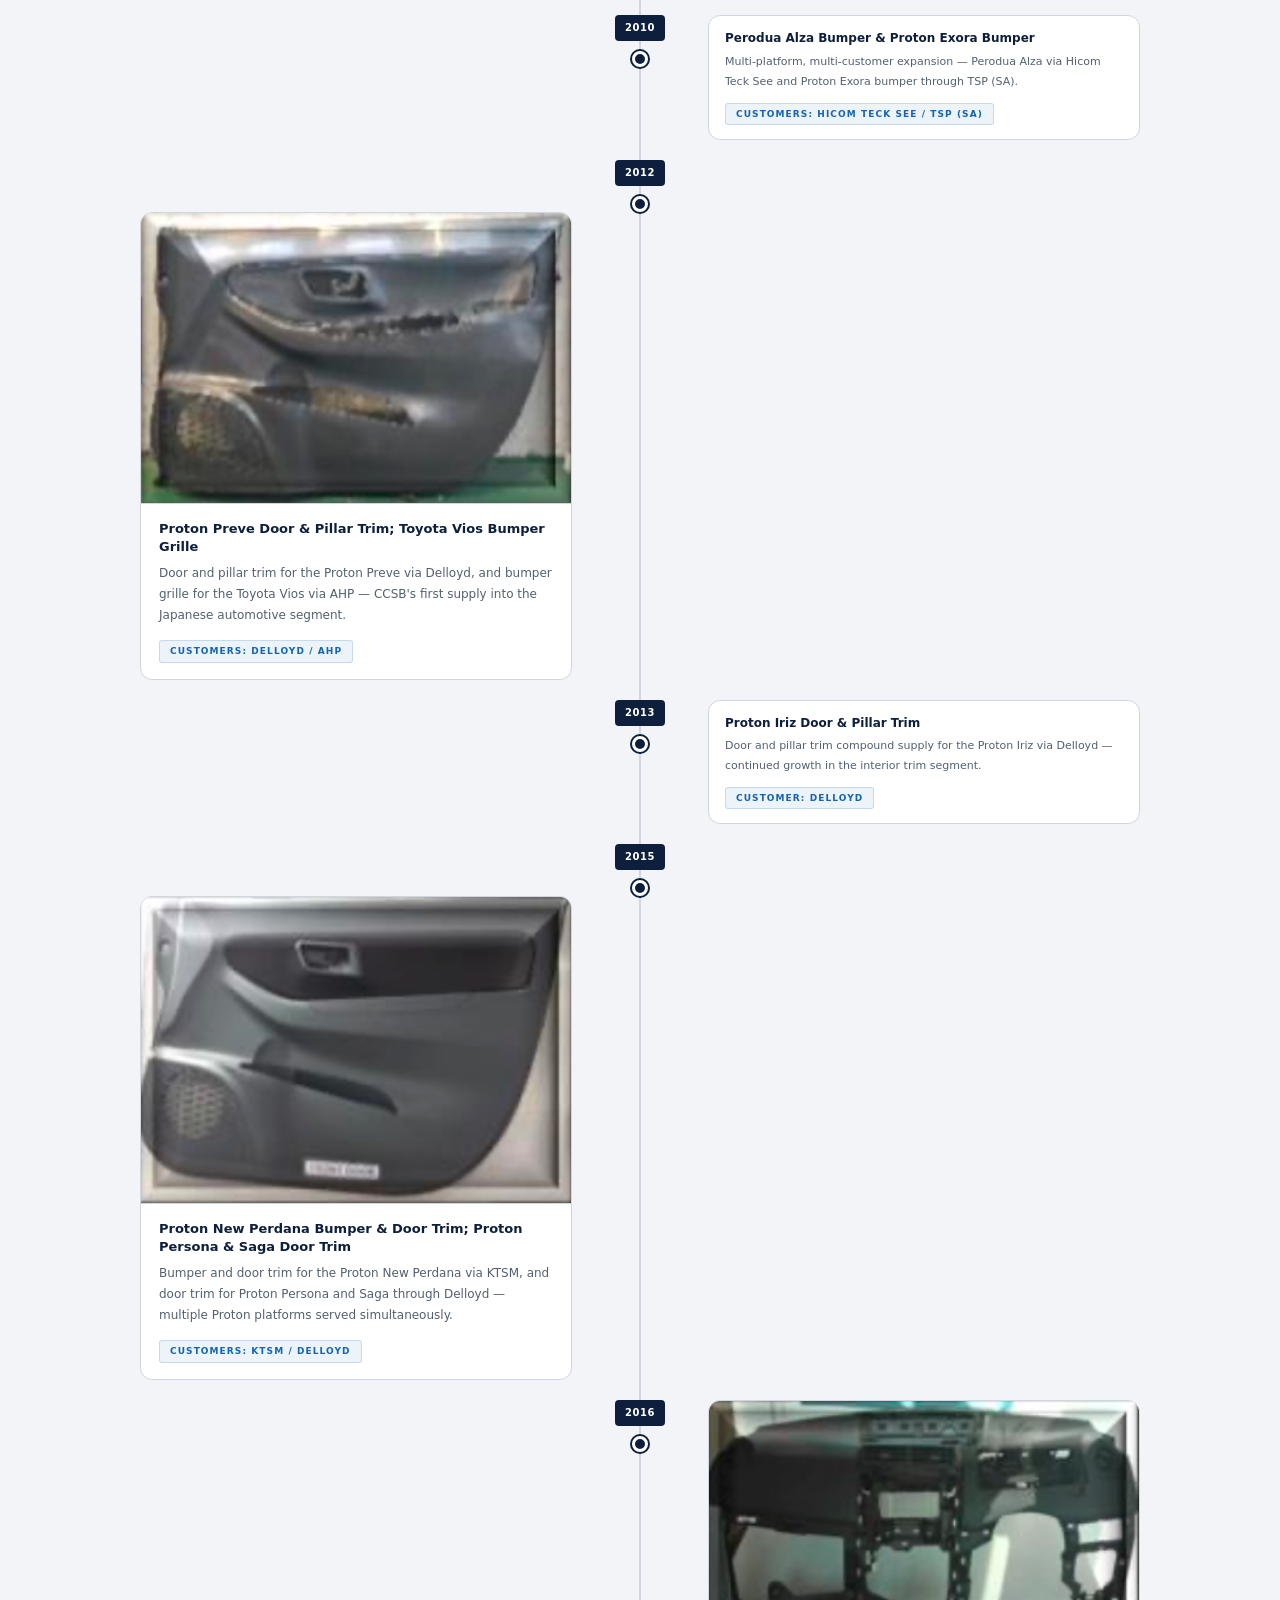
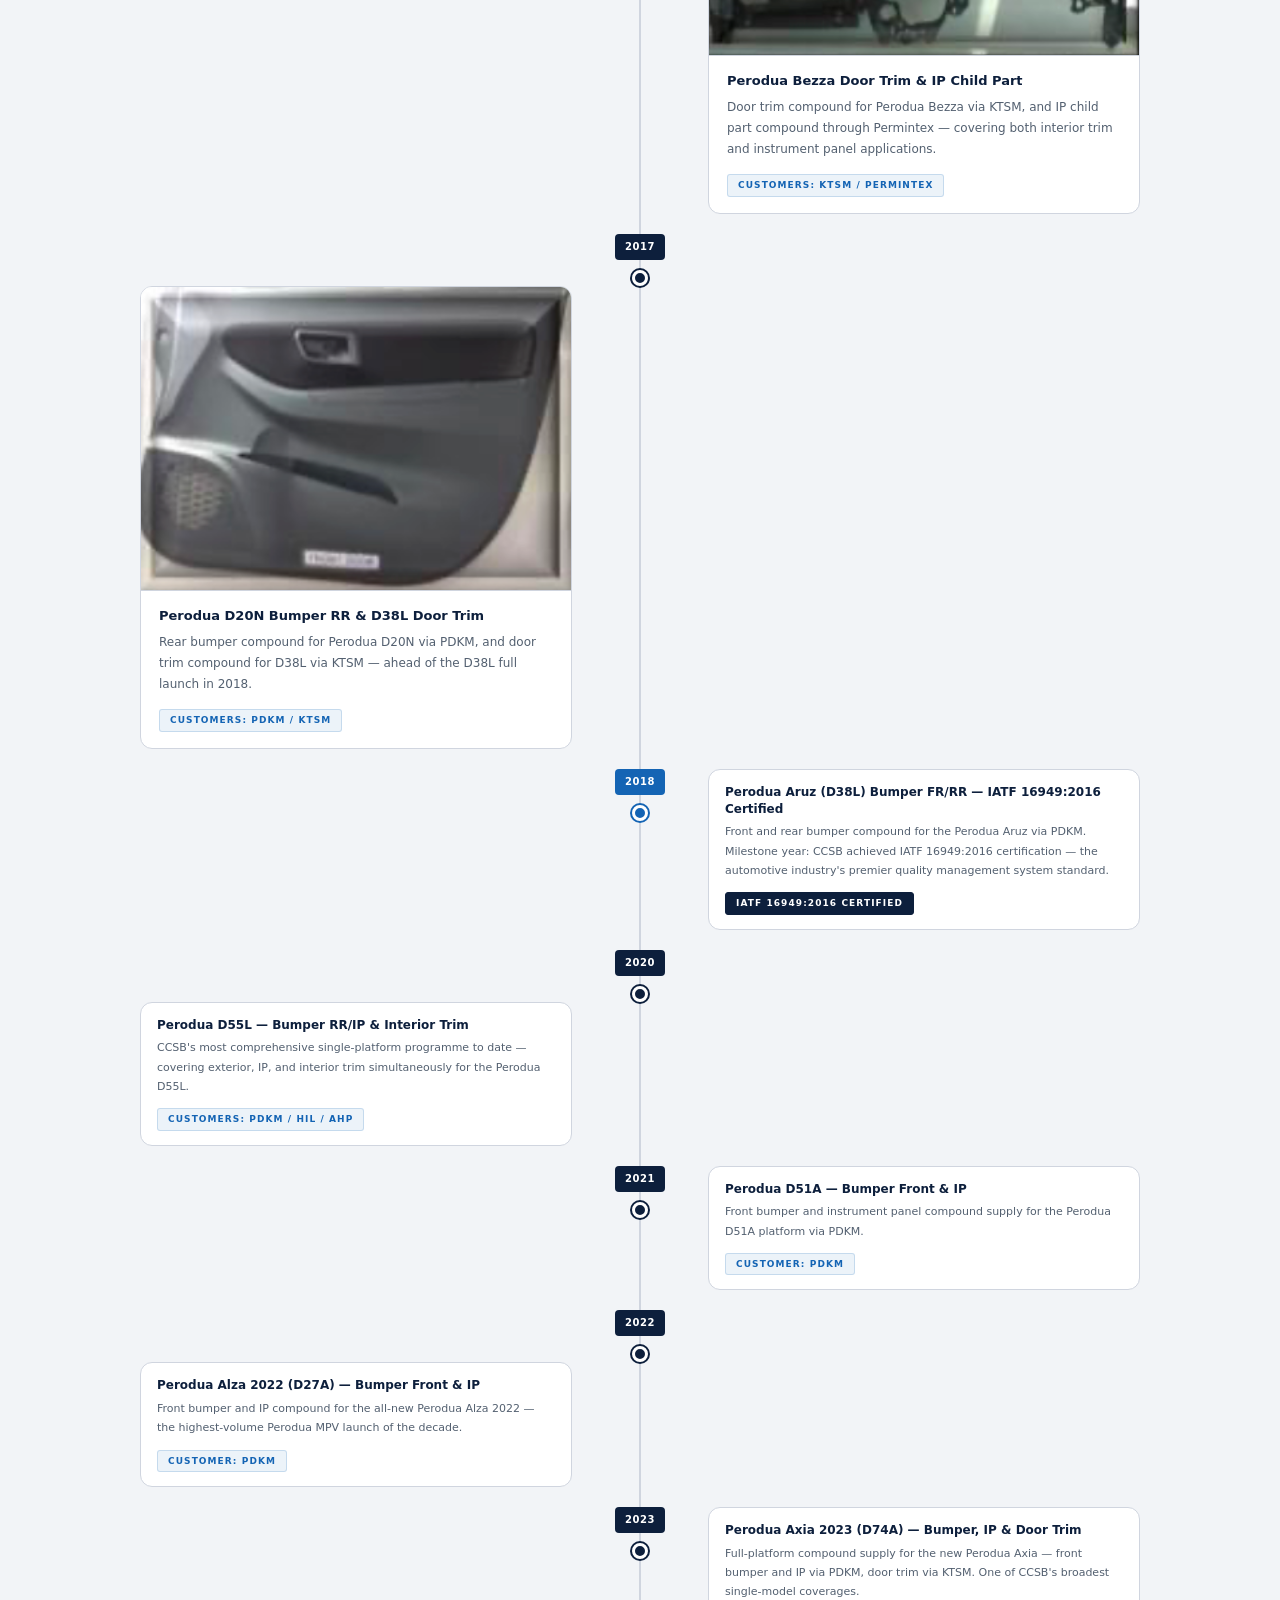
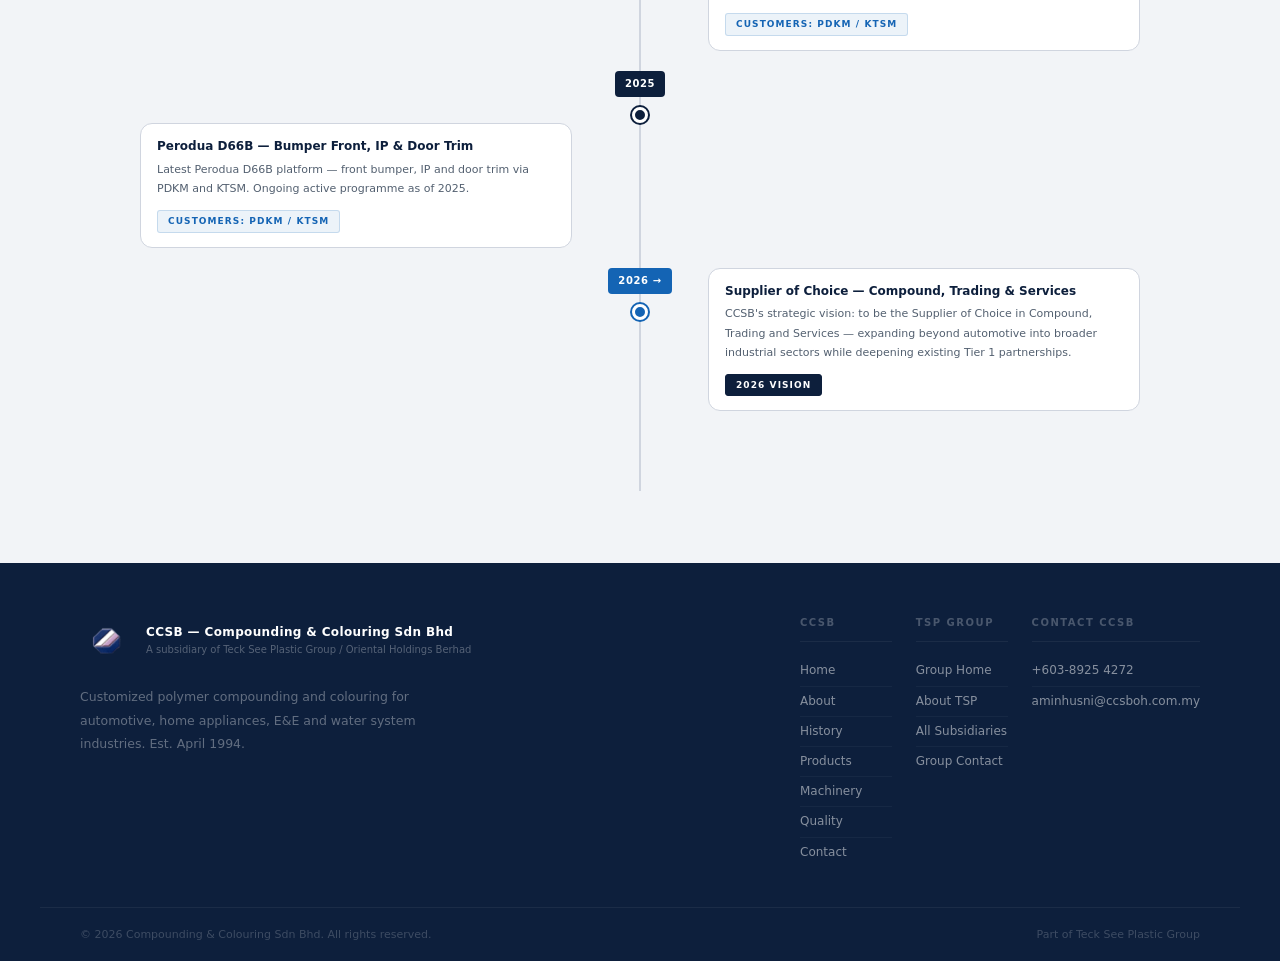
<file: ccsb/history.html>
<!DOCTYPE html>
<html lang="en">
<head>
  <meta charset="UTF-8" />
  <meta name="viewport" content="width=device-width, initial-scale=1.0" />
  <title>Business History | CCSB — Compounding &amp; Colouring Sdn Bhd</title>
  <link rel="stylesheet" href="../style.css" />
  <style>

    /* ── Timeline wrap ── */
    .tl-wrap {
      position: relative;
      max-width: 1000px;
      margin: 0 auto;
      padding: 20px 0 60px;
    }

    /* Center spine */
    .tl-wrap::before {
      content: '';
      position: absolute;
      left: 50%;
      top: 0; bottom: 0;
      width: 2px;
      background: var(--border);
      transform: translateX(-1px);
      z-index: 0;
    }

    /* Each entry: 3-col grid — card | node | card */
    .tl-entry {
      display: grid;
      grid-template-columns: 1fr 88px 1fr;
      gap: 0 0;
      margin-bottom: 20px;
      position: relative;
    }

    /* Node column — always col 2 */
    .tl-node {
      grid-column: 2;
      display: flex;
      flex-direction: column;
      align-items: center;
      padding-top: 0;
      position: relative;
      z-index: 2;
    }

    .tl-year-pill {
      background: var(--navy);
      color: #fff;
      font-size: 10px;
      font-weight: 800;
      letter-spacing: 0.06em;
      padding: 5px 10px;
      border-radius: 4px;
      margin-bottom: 10px;
      white-space: nowrap;
      text-align: center;
    }
    .tl-year-pill--key { background: var(--accent); }

    .tl-dot {
      width: 16px; height: 16px;
      border-radius: 50%;
      background: var(--navy);
      border: 3px solid #fff;
      box-shadow: 0 0 0 2px var(--navy);
      flex-shrink: 0;
    }
    .tl-dot--accent { background: var(--accent); box-shadow: 0 0 0 2px var(--accent); }

    /* Card wrap — left entries use col 1, right entries use col 3 */
    .tl-card-wrap { display: flex; align-items: flex-start; }
    .tl-entry--l .tl-card-wrap { grid-column: 1; justify-content: flex-end; padding-right: 24px; }
    .tl-entry--r .tl-card-wrap { grid-column: 3; justify-content: flex-start; padding-left: 24px; }


    /* Card */
    .tl-card {
      background: #fff;
      border: 1px solid var(--border);
      border-radius: 12px;
      overflow: hidden;
      width: 100%;
      transition: box-shadow 0.2s, transform 0.2s;
    }
    .tl-card:hover {
      box-shadow: 0 8px 28px rgba(11,32,64,0.09);
      transform: translateY(-2px);
    }

    /* Featured card (with image) */
    .tl-card-img {
      width: 100%;
      height: auto;
      object-fit: contain;
      display: block;
      background: var(--surface);
      border-bottom: 1px solid var(--border);
    }
    .tl-card-body { padding: 16px 18px; }
    .tl-card-title {
      font-size: 13px;
      font-weight: 800;
      color: var(--navy);
      line-height: 1.4;
      margin-bottom: 7px;
    }
    .tl-card-desc {
      font-size: 12px;
      color: var(--muted);
      line-height: 1.75;
      margin-bottom: 10px;
    }
    .tl-tag {
      display: inline-block;
      font-size: 9px;
      font-weight: 700;
      letter-spacing: 0.12em;
      text-transform: uppercase;
      padding: 3px 10px;
      border-radius: 3px;
      background: rgba(20,100,180,0.08);
      color: var(--accent);
      border: 1px solid rgba(20,100,180,0.18);
    }
    .tl-tag--dark { background: var(--navy); color: #fff; border-color: var(--navy); }

    /* Slim card (no image) */
    .tl-card--slim .tl-card-body { padding: 14px 16px; }
    .tl-card--slim .tl-card-title { font-size: 12px; margin-bottom: 5px; }
    .tl-card--slim .tl-card-desc { font-size: 11px; margin-bottom: 8px; }

    /* ── Mobile Year Nav FAB ── */
    .yr-fab {
      position: fixed;
      bottom: 24px;
      right: 20px;
      z-index: 200;
      display: none;
    }
    .yr-fab-btn {
      width: 52px; height: 52px;
      border-radius: 50%;
      background: var(--navy);
      color: #fff;
      border: none;
      cursor: pointer;
      display: flex;
      align-items: center;
      justify-content: center;
      box-shadow: 0 4px 18px rgba(11,32,64,0.3);
      font-size: 22px;
      line-height: 1;
    }
    .yr-panel {
      position: absolute;
      bottom: 60px;
      right: 0;
      background: #fff;
      border: 1px solid var(--border);
      border-radius: 12px;
      box-shadow: 0 8px 32px rgba(11,32,64,0.15);
      max-height: 55vh;
      overflow-y: auto;
      min-width: 150px;
      display: none;
    }
    .yr-panel.open { display: block; }
    .yr-panel-hd {
      padding: 10px 16px 8px;
      font-size: 9px;
      font-weight: 700;
      letter-spacing: 0.18em;
      text-transform: uppercase;
      color: var(--muted2);
      border-bottom: 1px solid var(--border);
      position: sticky;
      top: 0;
      background: #fff;
    }
    .yr-panel a {
      display: block;
      padding: 10px 16px;
      font-size: 13px;
      font-weight: 700;
      color: var(--navy);
      border-bottom: 1px solid var(--border);
      transition: background 0.15s;
    }
    .yr-panel a:last-child { border-bottom: none; }
    .yr-panel a:hover { background: var(--surface); color: var(--accent); }
    .yr-panel a.key { color: var(--accent); }

    /* ── Mobile ── */
    @media (max-width: 768px) {
      .yr-fab { display: block; }

      .tl-wrap::before { left: 26px; }

      .tl-entry {
        grid-template-columns: 52px 1fr;
        margin-bottom: 28px;
      }

      .tl-node {
        grid-column: 1;
        grid-row: 1;
        padding-top: 0;
      }
      .tl-year-pill { font-size: 8px; padding: 4px 6px; }
      .tl-dot { width: 13px; height: 13px; }

      .tl-entry--l .tl-card-wrap,
      .tl-entry--r .tl-card-wrap {
        grid-column: 2;
        grid-row: 1;
        padding-left: 14px;
        padding-right: 0;
        justify-content: flex-start;
      }

      .tl-entry--l .tl-node::after,
      .tl-entry--r .tl-node::after { display: none; }

      .tl-card-img { height: 140px; }
    }

  </style>
</head>
<body>

<!-- TOP BAR -->
<div class="topbar">
  <div class="topbar-inner">
    <div class="topbar-brand">
      <div class="topbar-logo">
        <img src="assets/ccsb-logo.png" alt="CCSB Logo" style="width:52px;height:52px;object-fit:contain;display:block;" />
      </div>
      <div>
        <div class="topbar-co">Compounding &amp; Colouring Sdn Bhd (CCSB)</div>
        <div class="topbar-sub">A Subsidiary of Teck See Plastic Group</div>
      </div>
    </div>
    <div class="topbar-contacts">
      <div class="topbar-contact">
        <div class="topbar-contact-icon">
          <svg width="15" height="15" fill="none" viewBox="0 0 24 24" stroke="currentColor" stroke-width="2"><path stroke-linecap="square" stroke-linejoin="miter" d="M3 5a2 2 0 012-2h3.28a1 1 0 01.948.684l1.498 4.493a1 1 0 01-.502 1.21l-2.257 1.13a11.042 11.042 0 005.516 5.516l1.13-2.257a1 1 0 011.21-.502l4.493 1.498a1 1 0 01.684.949V19a2 2 0 01-2 2h-1C9.716 21 3 14.284 3 6V5z"/></svg>
        </div>
        <div>
          <div class="topbar-contact-label">CCSB Direct Line</div>
          <div class="topbar-contact-value">+603-8925 4272</div>
        </div>
      </div>
      <div class="topbar-contact">
        <div class="topbar-contact-icon">
          <svg width="15" height="15" fill="none" viewBox="0 0 24 24" stroke="currentColor" stroke-width="2"><path stroke-linecap="square" stroke-linejoin="miter" d="M3 8l7.89 5.26a2 2 0 002.22 0L21 8M5 19h14a2 2 0 002-2V7a2 2 0 00-2-2H5a2 2 0 00-2 2v10a2 2 0 002 2z"/></svg>
        </div>
        <div>
          <div class="topbar-contact-label">Email</div>
          <div class="topbar-contact-value">aminhusni@ccsboh.com.my</div>
        </div>
      </div>
    </div>
  </div>
</div>

<!-- NAV BAR -->
<nav id="main-nav">
  <div class="nav-inner" id="nav-inner">
    <div class="nav-item"><a href="../index.html" class="nav-link nav-back">← TSP Group</a></div>
    <div class="nav-sep"></div>
    <div class="nav-item"><a href="index.html" class="nav-link">Home</a></div>
    <div class="nav-item"><a href="about.html" class="nav-link">About</a></div>
    <div class="nav-item"><a href="history.html" class="nav-link active">History</a></div>
    <div class="nav-item"><a href="products.html" class="nav-link">Products</a></div>
    <div class="nav-item"><a href="machinery.html" class="nav-link">Machinery</a></div>
    <div class="nav-item"><a href="quality.html" class="nav-link">Quality</a></div>
    <div class="nav-item"><a href="contact.html" class="nav-link">Contact</a></div>
  </div>
  <div class="nav-toggle" id="nav-toggle" onclick="toggleNav()">&#9776;</div>
</nav>

<!-- PAGE BANNER -->
<div class="page-banner">
  <div class="page-banner-inner">
    <div class="page-banner-label">CCSB — Business Milestones</div>
    <h1>30 Years of Continuous Supply</h1>
    <p class="page-banner-desc">From compound supplier to a full-service automotive partner — 1994 to present.</p>
  </div>
</div>

<!-- BREADCRUMB -->
<div class="breadcrumb-bar">
  <div class="container">
    <a href="../index.html">TSP Group</a>
    <span class="bc-sep">›</span>
    <a href="index.html">CCSB</a>
    <span class="bc-sep">›</span>
    <span>History</span>
  </div>
</div>

<!-- TIMELINE -->
<div class="section surface">
  <div class="container">
    <div class="tl-wrap">

      <!-- 1994 — KEY -->
      <div class="tl-entry tl-entry--r" id="y1994">
        <div class="tl-node">
          <div class="tl-year-pill tl-year-pill--key">1994</div>
          <div class="tl-dot tl-dot--accent"></div>
        </div>
        <div class="tl-card-wrap">
          <div class="tl-card tl-card--slim">
            <div class="tl-card-body">
              <div class="tl-card-title">CCSB Established</div>
              <div class="tl-card-desc">Founded under Teck See Group / Oriental Holdings Berhad with technical assistance from Mitsubishi Chemical and Japan Polychem Corporation. Set up to supply customised polymer compounds for Malaysia's growing automotive industry under the Proton programme.</div>
              <span class="tl-tag tl-tag--dark">Key Milestone</span>
            </div>
          </div>
        </div>
      </div>

      <!-- 1995 -->
      <div class="tl-entry tl-entry--l" id="y1995">
        <div class="tl-node">
          <div class="tl-year-pill">1995</div>
          <div class="tl-dot"></div>
        </div>
        <div class="tl-card-wrap">
          <div class="tl-card tl-card--slim">
            <div class="tl-card-body">
              <div class="tl-card-title">First Automotive Supply — Proton Wira &amp; Iswara Bumper</div>
              <div class="tl-card-desc">CCSB's first commercial compound supply to Hicom Teck See for the Proton Wira and Iswara bumper programme.</div>
              <span class="tl-tag">Customer: Hicom Teck See</span>
            </div>
          </div>
        </div>
      </div>

      <!-- 2001 -->
      <div class="tl-entry tl-entry--r" id="y2001">
        <div class="tl-node">
          <div class="tl-year-pill">2001</div>
          <div class="tl-dot"></div>
        </div>
        <div class="tl-card-wrap">
          <div class="tl-card tl-card--slim">
            <div class="tl-card-body">
              <div class="tl-card-title">Perodua Kelisa Bumper</div>
              <div class="tl-card-desc">Expanded into the Perodua supply chain through the Kelisa bumper programme with Ace Polymer — broadening CCSB's customer base beyond Proton.</div>
              <span class="tl-tag">Customer: Ace Polymer</span>
            </div>
          </div>
        </div>
      </div>

      <!-- 2004 -->
      <div class="tl-entry tl-entry--l" id="y2004">
        <div class="tl-node">
          <div class="tl-year-pill">2004</div>
          <div class="tl-dot"></div>
        </div>
        <div class="tl-card-wrap">
          <div class="tl-card tl-card--slim">
            <div class="tl-card-body">
              <div class="tl-card-title">Proton Waja Bumper</div>
              <div class="tl-card-desc">Secured compound supply for the Proton Waja bumper programme, reinforcing CCSB's position within the Hicom Teck See supply chain.</div>
              <span class="tl-tag">Customer: Hicom Teck See</span>
            </div>
          </div>
        </div>
      </div>

      <!-- 2005 -->
      <div class="tl-entry tl-entry--r" id="y2005">
        <div class="tl-node">
          <div class="tl-year-pill">2005</div>
          <div class="tl-dot"></div>
        </div>
        <div class="tl-card-wrap">
          <div class="tl-card tl-card--slim">
            <div class="tl-card-body">
              <div class="tl-card-title">Perodua Myvi Door Trim</div>
              <div class="tl-card-desc">First door trim compound programme — marking CCSB's expansion from exterior bumper compounds into interior trim applications.</div>
              <span class="tl-tag">Customer: Hicom Teck See</span>
            </div>
          </div>
        </div>
      </div>

      <!-- 2006 — IMAGE -->
      <div class="tl-entry tl-entry--l" id="y2006">
        <div class="tl-node">
          <div class="tl-year-pill">2006</div>
          <div class="tl-dot"></div>
        </div>
        <div class="tl-card-wrap">
          <div class="tl-card">
            <img src="assets/history/2006.png" alt="2006 — Proton Satria IP" class="tl-card-img" />
            <div class="tl-card-body">
              <div class="tl-card-title">Proton Satria IP &amp; Naza Ria Bumper</div>
              <div class="tl-card-desc">Added instrument panel (IP) compound to CCSB's product range through the Proton Satria programme with AHP, alongside bumper supply for the Naza Ria via TSP (SA). First IP programme milestone.</div>
              <span class="tl-tag">Customers: AHP / TSP (SA)</span>
            </div>
          </div>
        </div>
      </div>

      <!-- 2007 — IMAGE -->
      <div class="tl-entry tl-entry--r" id="y2007">
        <div class="tl-node">
          <div class="tl-year-pill">2007</div>
          <div class="tl-dot"></div>
        </div>
        <div class="tl-card-wrap">
          <div class="tl-card">
            <img src="assets/history/2007.png" alt="2007 — Perodua MYVI" class="tl-card-img" />
            <div class="tl-card-body">
              <div class="tl-card-title">Perodua MYVI FL &amp; VIVA SE — Bumper &amp; Door Trim</div>
              <div class="tl-card-desc">Compound supply for Perodua MYVI FL bumper and door trim, and Perodua VIVA SE bumper programmes through HTS and Permintex.</div>
              <span class="tl-tag">Customers: HTS / Permintex</span>
            </div>
          </div>
        </div>
      </div>

      <!-- 2009 — IMAGE -->
      <div class="tl-entry tl-entry--l" id="y2009">
        <div class="tl-node">
          <div class="tl-year-pill">2009</div>
          <div class="tl-dot"></div>
        </div>
        <div class="tl-card-wrap">
          <div class="tl-card">
            <img src="assets/history/2009.png" alt="2009 — Perodua Nautica" class="tl-card-img" />
            <div class="tl-card-body">
              <div class="tl-card-title">Perodua Nautica Bumper &amp; D20N IP &amp; Child Part</div>
              <div class="tl-card-desc">Perodua Nautica bumper via Hicom Teck See, and IP &amp; child part programmes for Perodua D20N through Permintex — expanding IP compound capabilities further into the Perodua platform.</div>
              <span class="tl-tag">Customers: Hicom Teck See / Permintex</span>
            </div>
          </div>
        </div>
      </div>

      <!-- 2010 -->
      <div class="tl-entry tl-entry--r" id="y2010">
        <div class="tl-node">
          <div class="tl-year-pill">2010</div>
          <div class="tl-dot"></div>
        </div>
        <div class="tl-card-wrap">
          <div class="tl-card tl-card--slim">
            <div class="tl-card-body">
              <div class="tl-card-title">Perodua Alza Bumper &amp; Proton Exora Bumper</div>
              <div class="tl-card-desc">Multi-platform, multi-customer expansion — Perodua Alza via Hicom Teck See and Proton Exora bumper through TSP (SA).</div>
              <span class="tl-tag">Customers: Hicom Teck See / TSP (SA)</span>
            </div>
          </div>
        </div>
      </div>

      <!-- 2012 — IMAGE -->
      <div class="tl-entry tl-entry--l" id="y2012">
        <div class="tl-node">
          <div class="tl-year-pill">2012</div>
          <div class="tl-dot"></div>
        </div>
        <div class="tl-card-wrap">
          <div class="tl-card">
            <img src="assets/history/2012.png" alt="2012 — Toyota Vios" class="tl-card-img" />
            <div class="tl-card-body">
              <div class="tl-card-title">Proton Preve Door &amp; Pillar Trim; Toyota Vios Bumper Grille</div>
              <div class="tl-card-desc">Door and pillar trim for the Proton Preve via Delloyd, and bumper grille for the Toyota Vios via AHP — CCSB's first supply into the Japanese automotive segment.</div>
              <span class="tl-tag">Customers: Delloyd / AHP</span>
            </div>
          </div>
        </div>
      </div>

      <!-- 2013 -->
      <div class="tl-entry tl-entry--r" id="y2013">
        <div class="tl-node">
          <div class="tl-year-pill">2013</div>
          <div class="tl-dot"></div>
        </div>
        <div class="tl-card-wrap">
          <div class="tl-card tl-card--slim">
            <div class="tl-card-body">
              <div class="tl-card-title">Proton Iriz Door &amp; Pillar Trim</div>
              <div class="tl-card-desc">Door and pillar trim compound supply for the Proton Iriz via Delloyd — continued growth in the interior trim segment.</div>
              <span class="tl-tag">Customer: Delloyd</span>
            </div>
          </div>
        </div>
      </div>

      <!-- 2015 — IMAGE -->
      <div class="tl-entry tl-entry--l" id="y2015">
        <div class="tl-node">
          <div class="tl-year-pill">2015</div>
          <div class="tl-dot"></div>
        </div>
        <div class="tl-card-wrap">
          <div class="tl-card">
            <img src="assets/history/2015.png" alt="2015 — Proton Perdana" class="tl-card-img" />
            <div class="tl-card-body">
              <div class="tl-card-title">Proton New Perdana Bumper &amp; Door Trim; Proton Persona &amp; Saga Door Trim</div>
              <div class="tl-card-desc">Bumper and door trim for the Proton New Perdana via KTSM, and door trim for Proton Persona and Saga through Delloyd — multiple Proton platforms served simultaneously.</div>
              <span class="tl-tag">Customers: KTSM / Delloyd</span>
            </div>
          </div>
        </div>
      </div>

      <!-- 2016 — IMAGE -->
      <div class="tl-entry tl-entry--r" id="y2016">
        <div class="tl-node">
          <div class="tl-year-pill">2016</div>
          <div class="tl-dot"></div>
        </div>
        <div class="tl-card-wrap">
          <div class="tl-card">
            <img src="assets/history/2016.png" alt="2016 — Perodua Bezza" class="tl-card-img" />
            <div class="tl-card-body">
              <div class="tl-card-title">Perodua Bezza Door Trim &amp; IP Child Part</div>
              <div class="tl-card-desc">Door trim compound for Perodua Bezza via KTSM, and IP child part compound through Permintex — covering both interior trim and instrument panel applications.</div>
              <span class="tl-tag">Customers: KTSM / Permintex</span>
            </div>
          </div>
        </div>
      </div>

      <!-- 2017 — IMAGE -->
      <div class="tl-entry tl-entry--l" id="y2017">
        <div class="tl-node">
          <div class="tl-year-pill">2017</div>
          <div class="tl-dot"></div>
        </div>
        <div class="tl-card-wrap">
          <div class="tl-card">
            <img src="assets/history/2017.png" alt="2017 — Perodua D20N" class="tl-card-img" />
            <div class="tl-card-body">
              <div class="tl-card-title">Perodua D20N Bumper RR &amp; D38L Door Trim</div>
              <div class="tl-card-desc">Rear bumper compound for Perodua D20N via PDKM, and door trim compound for D38L via KTSM — ahead of the D38L full launch in 2018.</div>
              <span class="tl-tag">Customers: PDKM / KTSM</span>
            </div>
          </div>
        </div>
      </div>

      <!-- 2018 — KEY -->
      <div class="tl-entry tl-entry--r" id="y2018">
        <div class="tl-node">
          <div class="tl-year-pill tl-year-pill--key">2018</div>
          <div class="tl-dot tl-dot--accent"></div>
        </div>
        <div class="tl-card-wrap">
          <div class="tl-card tl-card--slim">
            <div class="tl-card-body">
              <div class="tl-card-title">Perodua Aruz (D38L) Bumper FR/RR — IATF 16949:2016 Certified</div>
              <div class="tl-card-desc">Front and rear bumper compound for the Perodua Aruz via PDKM. Milestone year: CCSB achieved IATF 16949:2016 certification — the automotive industry's premier quality management system standard.</div>
              <span class="tl-tag tl-tag--dark">IATF 16949:2016 Certified</span>
            </div>
          </div>
        </div>
      </div>

      <!-- 2020 -->
      <div class="tl-entry tl-entry--l" id="y2020">
        <div class="tl-node">
          <div class="tl-year-pill">2020</div>
          <div class="tl-dot"></div>
        </div>
        <div class="tl-card-wrap">
          <div class="tl-card tl-card--slim">
            <div class="tl-card-body">
              <div class="tl-card-title">Perodua D55L — Bumper RR/IP &amp; Interior Trim</div>
              <div class="tl-card-desc">CCSB's most comprehensive single-platform programme to date — covering exterior, IP, and interior trim simultaneously for the Perodua D55L.</div>
              <span class="tl-tag">Customers: PDKM / Hil / AHP</span>
            </div>
          </div>
        </div>
      </div>

      <!-- 2021 -->
      <div class="tl-entry tl-entry--r" id="y2021">
        <div class="tl-node">
          <div class="tl-year-pill">2021</div>
          <div class="tl-dot"></div>
        </div>
        <div class="tl-card-wrap">
          <div class="tl-card tl-card--slim">
            <div class="tl-card-body">
              <div class="tl-card-title">Perodua D51A — Bumper Front &amp; IP</div>
              <div class="tl-card-desc">Front bumper and instrument panel compound supply for the Perodua D51A platform via PDKM.</div>
              <span class="tl-tag">Customer: PDKM</span>
            </div>
          </div>
        </div>
      </div>

      <!-- 2022 -->
      <div class="tl-entry tl-entry--l" id="y2022">
        <div class="tl-node">
          <div class="tl-year-pill">2022</div>
          <div class="tl-dot"></div>
        </div>
        <div class="tl-card-wrap">
          <div class="tl-card tl-card--slim">
            <div class="tl-card-body">
              <div class="tl-card-title">Perodua Alza 2022 (D27A) — Bumper Front &amp; IP</div>
              <div class="tl-card-desc">Front bumper and IP compound for the all-new Perodua Alza 2022 — the highest-volume Perodua MPV launch of the decade.</div>
              <span class="tl-tag">Customer: PDKM</span>
            </div>
          </div>
        </div>
      </div>

      <!-- 2023 -->
      <div class="tl-entry tl-entry--r" id="y2023">
        <div class="tl-node">
          <div class="tl-year-pill">2023</div>
          <div class="tl-dot"></div>
        </div>
        <div class="tl-card-wrap">
          <div class="tl-card tl-card--slim">
            <div class="tl-card-body">
              <div class="tl-card-title">Perodua Axia 2023 (D74A) — Bumper, IP &amp; Door Trim</div>
              <div class="tl-card-desc">Full-platform compound supply for the new Perodua Axia — front bumper and IP via PDKM, door trim via KTSM. One of CCSB's broadest single-model coverages.</div>
              <span class="tl-tag">Customers: PDKM / KTSM</span>
            </div>
          </div>
        </div>
      </div>

      <!-- 2025 -->
      <div class="tl-entry tl-entry--l" id="y2025">
        <div class="tl-node">
          <div class="tl-year-pill">2025</div>
          <div class="tl-dot"></div>
        </div>
        <div class="tl-card-wrap">
          <div class="tl-card tl-card--slim">
            <div class="tl-card-body">
              <div class="tl-card-title">Perodua D66B — Bumper Front, IP &amp; Door Trim</div>
              <div class="tl-card-desc">Latest Perodua D66B platform — front bumper, IP and door trim via PDKM and KTSM. Ongoing active programme as of 2025.</div>
              <span class="tl-tag">Customers: PDKM / KTSM</span>
            </div>
          </div>
        </div>
      </div>

      <!-- 2026+ — KEY -->
      <div class="tl-entry tl-entry--r" id="y2026">
        <div class="tl-node">
          <div class="tl-year-pill tl-year-pill--key">2026 →</div>
          <div class="tl-dot tl-dot--accent"></div>
        </div>
        <div class="tl-card-wrap">
          <div class="tl-card tl-card--slim">
            <div class="tl-card-body">
              <div class="tl-card-title">Supplier of Choice — Compound, Trading &amp; Services</div>
              <div class="tl-card-desc">CCSB's strategic vision: to be the Supplier of Choice in Compound, Trading and Services — expanding beyond automotive into broader industrial sectors while deepening existing Tier 1 partnerships.</div>
              <span class="tl-tag tl-tag--dark">2026 Vision</span>
            </div>
          </div>
        </div>
      </div>

    </div><!-- /.tl-wrap -->
  </div>
</div>

<!-- MOBILE YEAR NAV FAB -->
<div class="yr-fab" id="yr-fab">
  <div class="yr-panel" id="yr-panel">
    <div class="yr-panel-hd">Jump to Year</div>
    <a href="#y1994" class="key" onclick="closeYrPanel()">1994</a>
    <a href="#y1995" onclick="closeYrPanel()">1995</a>
    <a href="#y2001" onclick="closeYrPanel()">2001</a>
    <a href="#y2004" onclick="closeYrPanel()">2004</a>
    <a href="#y2005" onclick="closeYrPanel()">2005</a>
    <a href="#y2006" onclick="closeYrPanel()">2006</a>
    <a href="#y2007" onclick="closeYrPanel()">2007</a>
    <a href="#y2009" onclick="closeYrPanel()">2009</a>
    <a href="#y2010" onclick="closeYrPanel()">2010</a>
    <a href="#y2012" onclick="closeYrPanel()">2012</a>
    <a href="#y2013" onclick="closeYrPanel()">2013</a>
    <a href="#y2015" onclick="closeYrPanel()">2015</a>
    <a href="#y2016" onclick="closeYrPanel()">2016</a>
    <a href="#y2017" onclick="closeYrPanel()">2017</a>
    <a href="#y2018" class="key" onclick="closeYrPanel()">2018</a>
    <a href="#y2020" onclick="closeYrPanel()">2020</a>
    <a href="#y2021" onclick="closeYrPanel()">2021</a>
    <a href="#y2022" onclick="closeYrPanel()">2022</a>
    <a href="#y2023" onclick="closeYrPanel()">2023</a>
    <a href="#y2025" onclick="closeYrPanel()">2025</a>
    <a href="#y2026" class="key" onclick="closeYrPanel()">2026 →</a>
  </div>
  <button class="yr-fab-btn" onclick="toggleYrPanel()" aria-label="Jump to year">&#9776;</button>
</div>

<!-- FOOTER -->
<footer>
  <div class="footer-top">
    <div>
      <div class="footer-brand-row">
        <div class="footer-logo-icon">
          <img src="assets/ccsb-logo.png" alt="CCSB Logo" style="width:52px;height:52px;object-fit:contain;display:block;" />
        </div>
        <div>
          <div class="footer-co">CCSB — Compounding &amp; Colouring Sdn Bhd</div>
          <div class="footer-sub">A subsidiary of Teck See Plastic Group / Oriental Holdings Berhad</div>
        </div>
      </div>
      <p class="footer-desc">Customized polymer compounding and colouring for automotive, home appliances, E&amp;E and water system industries. Est. April 1994.</p>
    </div>
    <div class="footer-cols">
      <div class="footer-col">
        <div class="footer-col-hd">CCSB</div>
        <a href="index.html">Home</a>
        <a href="about.html">About</a>
        <a href="history.html">History</a>
        <a href="products.html">Products</a>
        <a href="machinery.html">Machinery</a>
        <a href="quality.html">Quality</a>
        <a href="contact.html">Contact</a>
      </div>
      <div class="footer-col">
        <div class="footer-col-hd">TSP Group</div>
        <a href="../index.html">Group Home</a>
        <a href="../about.html">About TSP</a>
        <a href="../subsidiaries.html">All Subsidiaries</a>
        <a href="../contact.html">Group Contact</a>
      </div>
      <div class="footer-col">
        <div class="footer-col-hd">Contact CCSB</div>
        <a href="tel:+60389254272">+603-8925 4272</a>
        <a href="mailto:aminhusni@ccsboh.com.my">aminhusni@ccsboh.com.my</a>
      </div>
    </div>
  </div>
  <div class="footer-bottom">
    <span>© 2026 Compounding &amp; Colouring Sdn Bhd. All rights reserved.</span>
    <span>Part of Teck See Plastic Group</span>
  </div>
</footer>

<script src="../main.js"></script>
<script>
  function toggleYrPanel() {
    document.getElementById('yr-panel').classList.toggle('open');
  }
  function closeYrPanel() {
    document.getElementById('yr-panel').classList.remove('open');
  }
  document.addEventListener('click', function(e) {
    const fab = document.getElementById('yr-fab');
    if (!fab.contains(e.target)) closeYrPanel();
  });
</script>
</body>
</html>
</file>
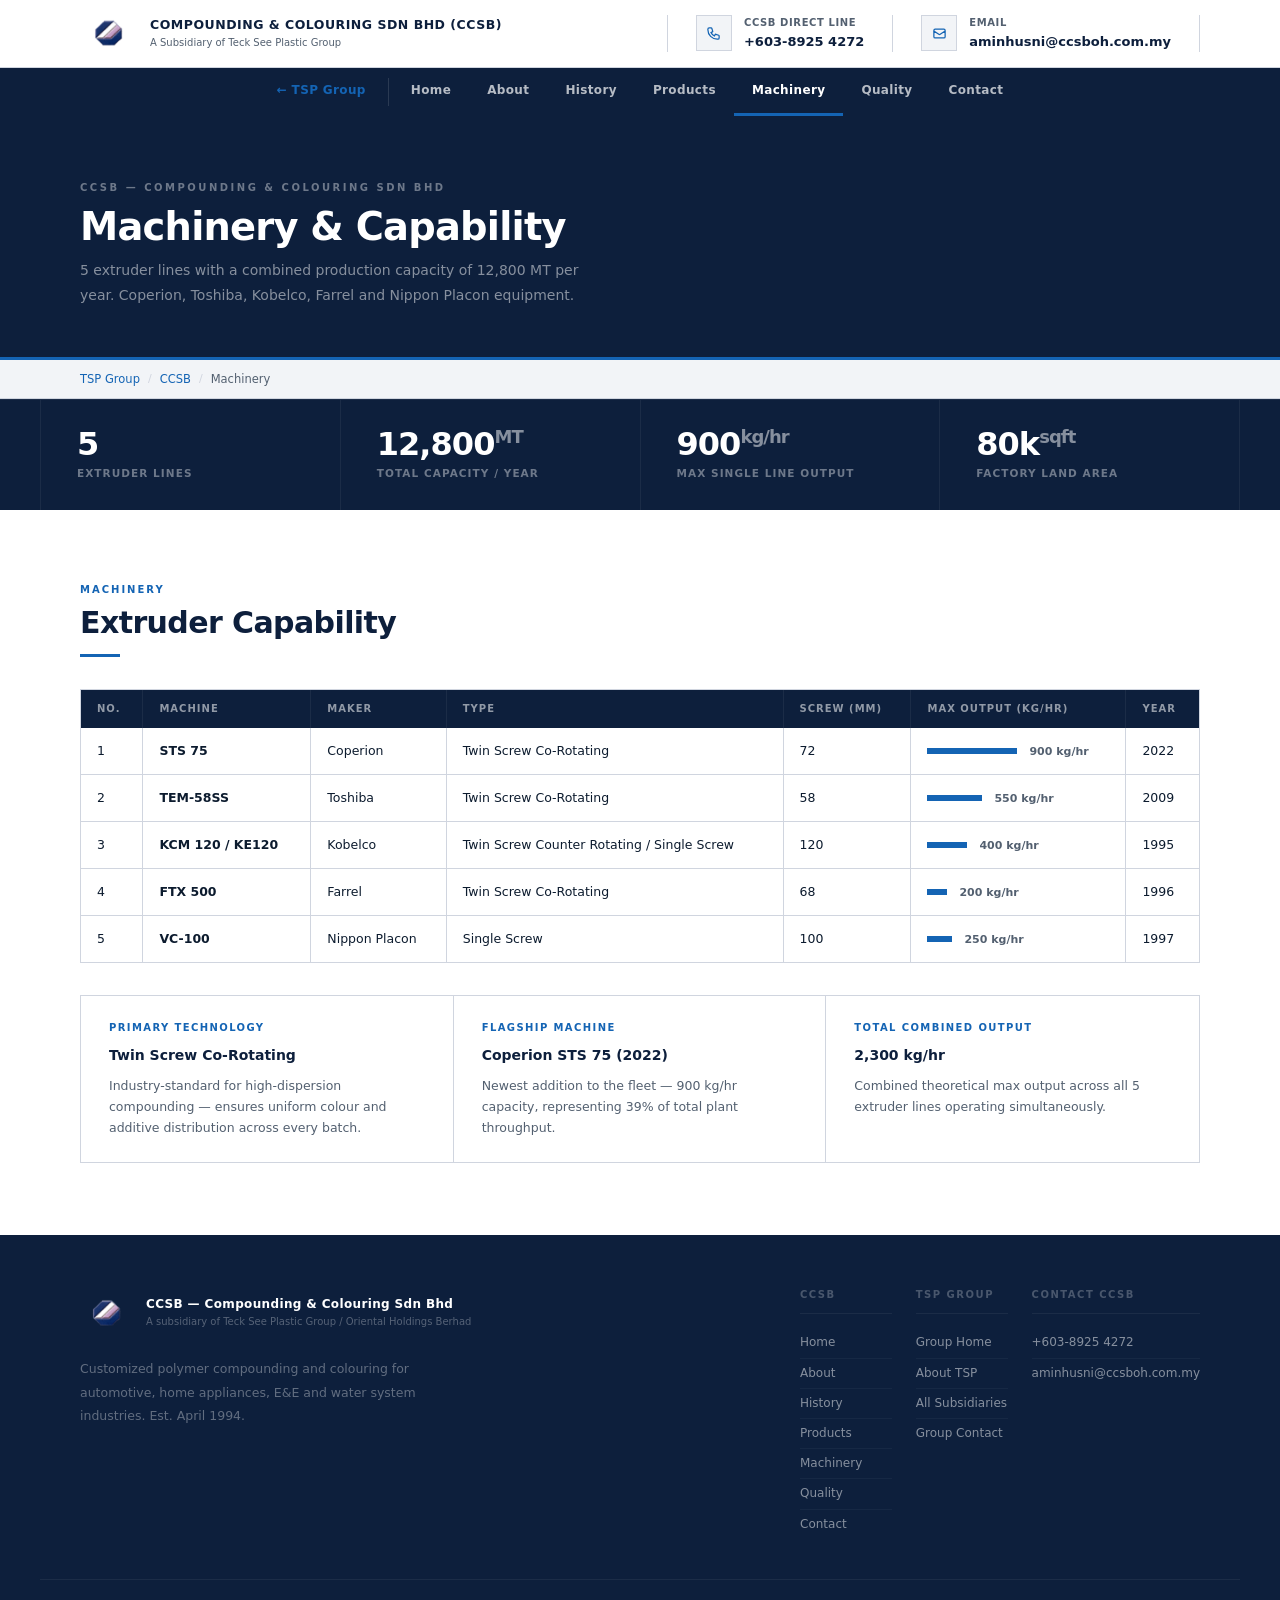
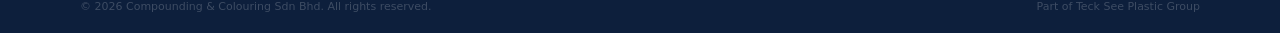
<file: ccsb/machinery.html>
<!DOCTYPE html>
<html lang="en">
<head>
  <meta charset="UTF-8" />
  <meta name="viewport" content="width=device-width, initial-scale=1.0" />
  <title>Machinery | CCSB — Compounding &amp; Colouring Sdn Bhd</title>
  <link rel="stylesheet" href="../style.css" />
  <style>
    .mach-table { width: 100%; border-collapse: collapse; font-size: 12.5px; }
    .mach-table thead th { background: var(--navy); color: rgba(255,255,255,0.55); font-size: 10px; font-weight: 700; letter-spacing: 0.1em; text-transform: uppercase; padding: 11px 16px; text-align: left; border-right: 1px solid rgba(255,255,255,0.06); }
    .mach-table thead th:last-child { border-right: none; }
    .mach-table tbody td { padding: 13px 16px; border-bottom: 1px solid var(--border); border-right: 1px solid var(--border); color: var(--text); }
    .mach-table tbody td:last-child { border-right: none; }
    .mach-table tbody tr:last-child td { border-bottom: none; }
    .mach-table tbody tr:hover td { background: var(--surface); }
    .cap-bar { display: flex; align-items: center; gap: 12px; }
    .cap-fill { height: 6px; background: var(--accent); flex-shrink: 0; }
    .cap-val { font-size: 11px; font-weight: 700; color: var(--muted); white-space: nowrap; }
  </style>
</head>
<body>

<!-- TOP BAR -->
<div class="topbar">
  <div class="topbar-inner">
    <div class="topbar-brand">
      <div class="topbar-logo">
        <img src="assets/ccsb-logo.png" alt="CCSB Logo" style="width:52px;height:52px;object-fit:contain;display:block;" />
      </div>
      <div>
        <div class="topbar-co">Compounding &amp; Colouring Sdn Bhd (CCSB)</div>
        <div class="topbar-sub">A Subsidiary of Teck See Plastic Group</div>
      </div>
    </div>
    <div class="topbar-contacts">
      <div class="topbar-contact">
        <div class="topbar-contact-icon">
          <svg width="15" height="15" fill="none" viewBox="0 0 24 24" stroke="currentColor" stroke-width="2"><path stroke-linecap="square" stroke-linejoin="miter" d="M3 5a2 2 0 012-2h3.28a1 1 0 01.948.684l1.498 4.493a1 1 0 01-.502 1.21l-2.257 1.13a11.042 11.042 0 005.516 5.516l1.13-2.257a1 1 0 011.21-.502l4.493 1.498a1 1 0 01.684.949V19a2 2 0 01-2 2h-1C9.716 21 3 14.284 3 6V5z"/></svg>
        </div>
        <div>
          <div class="topbar-contact-label">CCSB Direct Line</div>
          <div class="topbar-contact-value">+603-8925 4272</div>
        </div>
      </div>
      <div class="topbar-contact">
        <div class="topbar-contact-icon">
          <svg width="15" height="15" fill="none" viewBox="0 0 24 24" stroke="currentColor" stroke-width="2"><path stroke-linecap="square" stroke-linejoin="miter" d="M3 8l7.89 5.26a2 2 0 002.22 0L21 8M5 19h14a2 2 0 002-2V7a2 2 0 00-2-2H5a2 2 0 00-2 2v10a2 2 0 002 2z"/></svg>
        </div>
        <div>
          <div class="topbar-contact-label">Email</div>
          <div class="topbar-contact-value">aminhusni@ccsboh.com.my</div>
        </div>
      </div>
    </div>
  </div>
</div>

<!-- NAV BAR -->
<nav id="main-nav">
  <div class="nav-inner" id="nav-inner">
    <div class="nav-item"><a href="../index.html" class="nav-link nav-back">← TSP Group</a></div>
    <div class="nav-sep"></div>
    <div class="nav-item"><a href="index.html" class="nav-link">Home</a></div>
    <div class="nav-item"><a href="about.html" class="nav-link">About</a></div>
    <div class="nav-item"><a href="history.html" class="nav-link">History</a></div>
    <div class="nav-item"><a href="products.html" class="nav-link">Products</a></div>
    <div class="nav-item"><a href="machinery.html" class="nav-link active">Machinery</a></div>
    <div class="nav-item"><a href="quality.html" class="nav-link">Quality</a></div>
    <div class="nav-item"><a href="contact.html" class="nav-link">Contact</a></div>
  </div>
  <div class="nav-toggle" id="nav-toggle" onclick="toggleNav()">&#9776;</div>
</nav>

<!-- PAGE BANNER -->
<div class="page-banner">
  <div class="page-banner-inner">
    <div class="page-banner-label">CCSB — Compounding &amp; Colouring Sdn Bhd</div>
    <h1>Machinery &amp; Capability</h1>
    <p class="page-banner-desc">5 extruder lines with a combined production capacity of 12,800 MT per year. Coperion, Toshiba, Kobelco, Farrel and Nippon Placon equipment.</p>
  </div>
</div>

<!-- BREADCRUMB -->
<div class="breadcrumb">
  <div class="breadcrumb-inner">
    <a href="../index.html">TSP Group</a>
    <span class="breadcrumb-sep">/</span>
    <a href="index.html">CCSB</a>
    <span class="breadcrumb-sep">/</span>
    <span class="breadcrumb-cur">Machinery</span>
  </div>
</div>

<!-- STATS -->
<div class="stats-bar">
  <div class="stats-bar-inner">
    <div class="stat-item">
      <div class="stat-num">5</div>
      <div class="stat-label">Extruder Lines</div>
    </div>
    <div class="stat-item">
      <div class="stat-num">12,800<sup>MT</sup></div>
      <div class="stat-label">Total Capacity / Year</div>
    </div>
    <div class="stat-item">
      <div class="stat-num">900<sup>kg/hr</sup></div>
      <div class="stat-label">Max Single Line Output</div>
    </div>
    <div class="stat-item">
      <div class="stat-num">80k<sup>sqft</sup></div>
      <div class="stat-label">Factory Land Area</div>
    </div>
  </div>
</div>

<!-- EXTRUDER TABLE -->
<div class="section">
  <div class="container">
    <div class="section-label">Machinery</div>
    <h2 class="section-title">Extruder Capability</h2>
    <div class="section-rule" style="margin-bottom:32px;"></div>
    <div style="overflow-x:auto;border:1px solid var(--border);">
      <table class="mach-table">
        <thead>
          <tr>
            <th>No.</th>
            <th>Machine</th>
            <th>Maker</th>
            <th>Type</th>
            <th>Screw (mm)</th>
            <th>Max Output (kg/hr)</th>
            <th>Year</th>
          </tr>
        </thead>
        <tbody>
          <tr>
            <td>1</td>
            <td style="font-weight:700;">STS 75</td>
            <td>Coperion</td>
            <td>Twin Screw Co-Rotating</td>
            <td>72</td>
            <td>
              <div class="cap-bar">
                <div class="cap-fill" style="width:90px;"></div>
                <div class="cap-val">900 kg/hr</div>
              </div>
            </td>
            <td>2022</td>
          </tr>
          <tr>
            <td>2</td>
            <td style="font-weight:700;">TEM-58SS</td>
            <td>Toshiba</td>
            <td>Twin Screw Co-Rotating</td>
            <td>58</td>
            <td>
              <div class="cap-bar">
                <div class="cap-fill" style="width:55px;"></div>
                <div class="cap-val">550 kg/hr</div>
              </div>
            </td>
            <td>2009</td>
          </tr>
          <tr>
            <td>3</td>
            <td style="font-weight:700;">KCM 120 / KE120</td>
            <td>Kobelco</td>
            <td>Twin Screw Counter Rotating / Single Screw</td>
            <td>120</td>
            <td>
              <div class="cap-bar">
                <div class="cap-fill" style="width:40px;"></div>
                <div class="cap-val">400 kg/hr</div>
              </div>
            </td>
            <td>1995</td>
          </tr>
          <tr>
            <td>4</td>
            <td style="font-weight:700;">FTX 500</td>
            <td>Farrel</td>
            <td>Twin Screw Co-Rotating</td>
            <td>68</td>
            <td>
              <div class="cap-bar">
                <div class="cap-fill" style="width:20px;"></div>
                <div class="cap-val">200 kg/hr</div>
              </div>
            </td>
            <td>1996</td>
          </tr>
          <tr>
            <td>5</td>
            <td style="font-weight:700;">VC-100</td>
            <td>Nippon Placon</td>
            <td>Single Screw</td>
            <td>100</td>
            <td>
              <div class="cap-bar">
                <div class="cap-fill" style="width:25px;"></div>
                <div class="cap-val">250 kg/hr</div>
              </div>
            </td>
            <td>1997</td>
          </tr>
        </tbody>
      </table>
    </div>

    <div style="margin-top:32px;display:grid;grid-template-columns:repeat(3,1fr);gap:0;border:1px solid var(--border);">
      <div style="padding:24px 28px;border-right:1px solid var(--border);">
        <div style="font-size:10px;font-weight:700;letter-spacing:0.14em;text-transform:uppercase;color:var(--accent);margin-bottom:8px;">Primary Technology</div>
        <div style="font-size:14px;font-weight:800;color:var(--navy);">Twin Screw Co-Rotating</div>
        <p style="font-size:12.5px;color:var(--muted);margin-top:8px;line-height:1.7;">Industry-standard for high-dispersion compounding — ensures uniform colour and additive distribution across every batch.</p>
      </div>
      <div style="padding:24px 28px;border-right:1px solid var(--border);">
        <div style="font-size:10px;font-weight:700;letter-spacing:0.14em;text-transform:uppercase;color:var(--accent);margin-bottom:8px;">Flagship Machine</div>
        <div style="font-size:14px;font-weight:800;color:var(--navy);">Coperion STS 75 (2022)</div>
        <p style="font-size:12.5px;color:var(--muted);margin-top:8px;line-height:1.7;">Newest addition to the fleet — 900 kg/hr capacity, representing 39% of total plant throughput.</p>
      </div>
      <div style="padding:24px 28px;">
        <div style="font-size:10px;font-weight:700;letter-spacing:0.14em;text-transform:uppercase;color:var(--accent);margin-bottom:8px;">Total Combined Output</div>
        <div style="font-size:14px;font-weight:800;color:var(--navy);">2,300 kg/hr</div>
        <p style="font-size:12.5px;color:var(--muted);margin-top:8px;line-height:1.7;">Combined theoretical max output across all 5 extruder lines operating simultaneously.</p>
      </div>
    </div>
  </div>
</div>

<!-- FOOTER -->
<footer>
  <div class="footer-top">
    <div>
      <div class="footer-brand-row">
        <div class="footer-logo-icon">
          <img src="assets/ccsb-logo.png" alt="CCSB Logo" style="width:52px;height:52px;object-fit:contain;display:block;" />
        </div>
        <div>
          <div class="footer-co">CCSB — Compounding &amp; Colouring Sdn Bhd</div>
          <div class="footer-sub">A subsidiary of Teck See Plastic Group / Oriental Holdings Berhad</div>
        </div>
      </div>
      <p class="footer-desc">Customized polymer compounding and colouring for automotive, home appliances, E&amp;E and water system industries. Est. April 1994.</p>
    </div>
    <div class="footer-cols">
      <div class="footer-col">
        <div class="footer-col-hd">CCSB</div>
        <a href="index.html">Home</a>
        <a href="about.html">About</a>
        <a href="history.html">History</a>
        <a href="products.html">Products</a>
        <a href="machinery.html">Machinery</a>
        <a href="quality.html">Quality</a>
        <a href="contact.html">Contact</a>
      </div>
      <div class="footer-col">
        <div class="footer-col-hd">TSP Group</div>
        <a href="../index.html">Group Home</a>
        <a href="../about.html">About TSP</a>
        <a href="../subsidiaries.html">All Subsidiaries</a>
        <a href="../contact.html">Group Contact</a>
      </div>
      <div class="footer-col">
        <div class="footer-col-hd">Contact CCSB</div>
        <a href="tel:+60389254272">+603-8925 4272</a>
        <a href="mailto:aminhusni@ccsboh.com.my">aminhusni@ccsboh.com.my</a>
      </div>
    </div>
  </div>
  <div class="footer-bottom">
    <span>© 2026 Compounding &amp; Colouring Sdn Bhd. All rights reserved.</span>
    <span>Part of Teck See Plastic Group</span>
  </div>
</footer>

<script src="../main.js"></script>
</body>
</html>
</file>
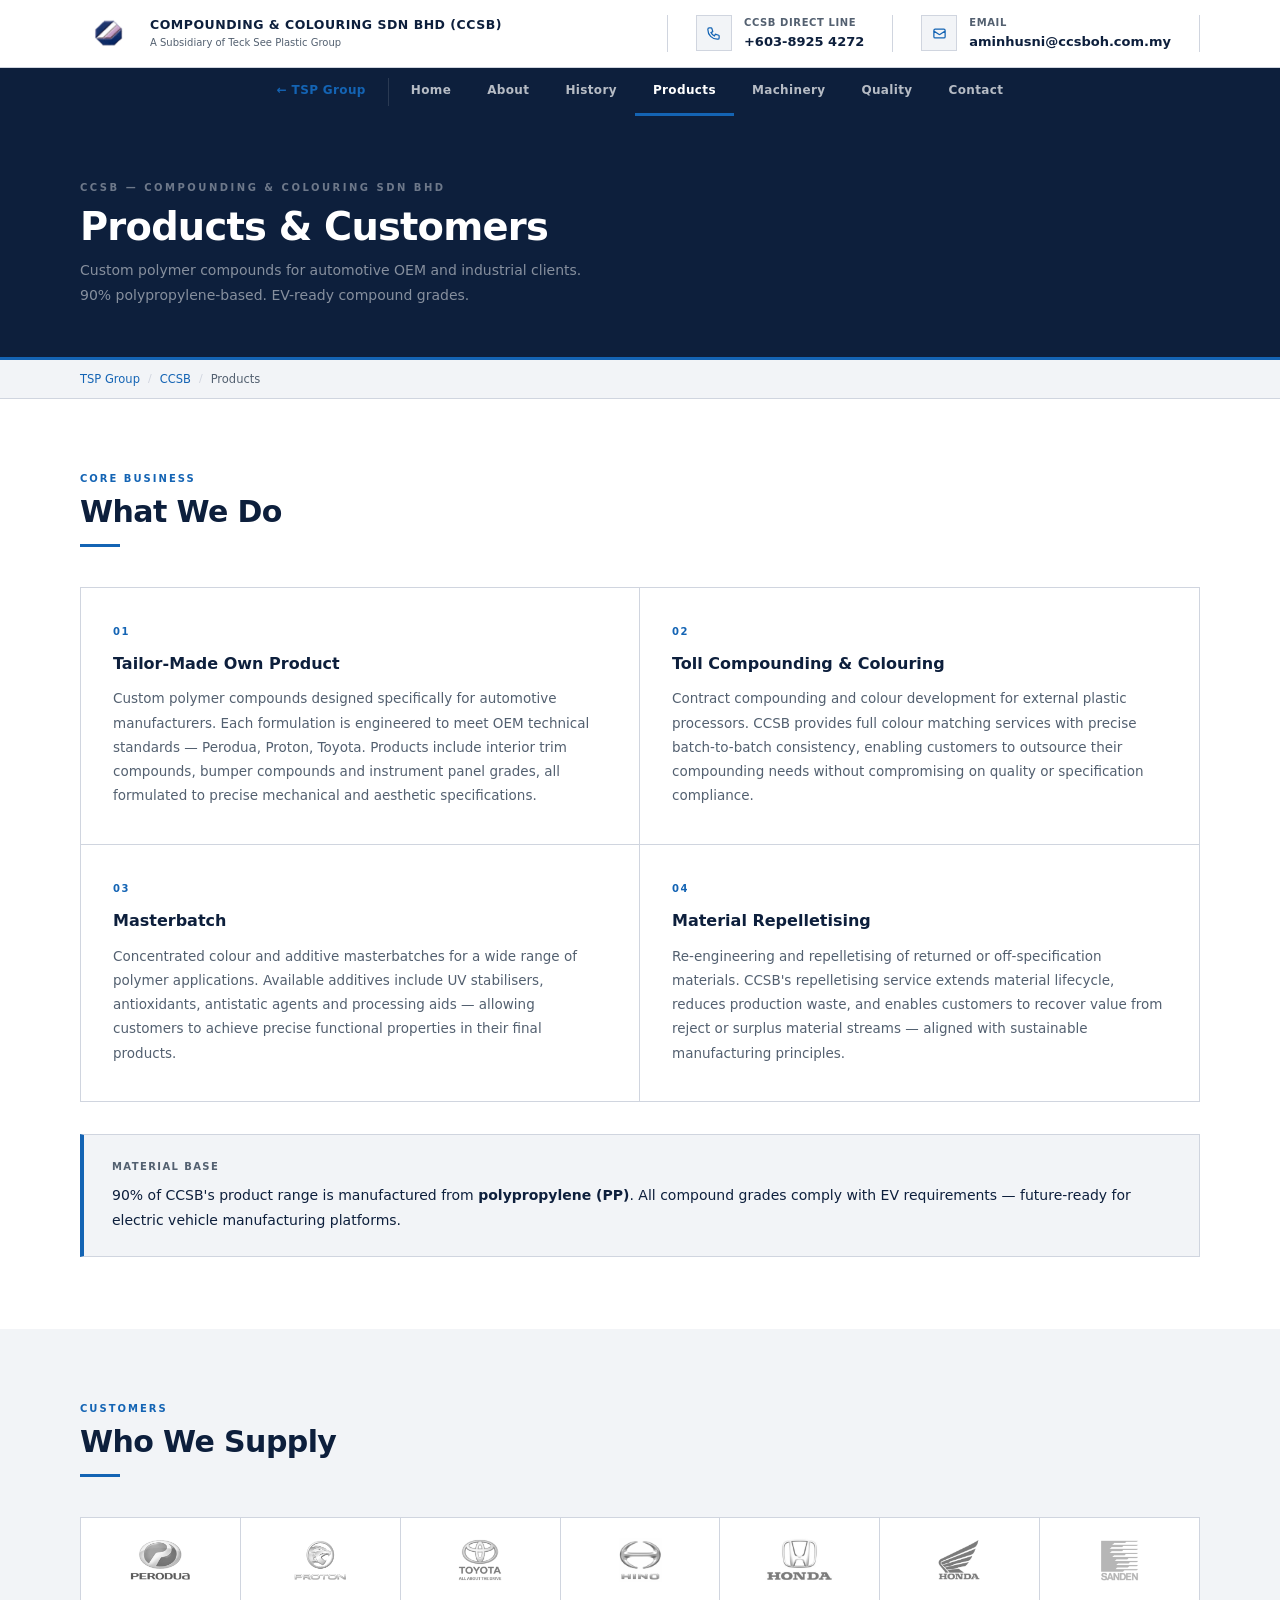
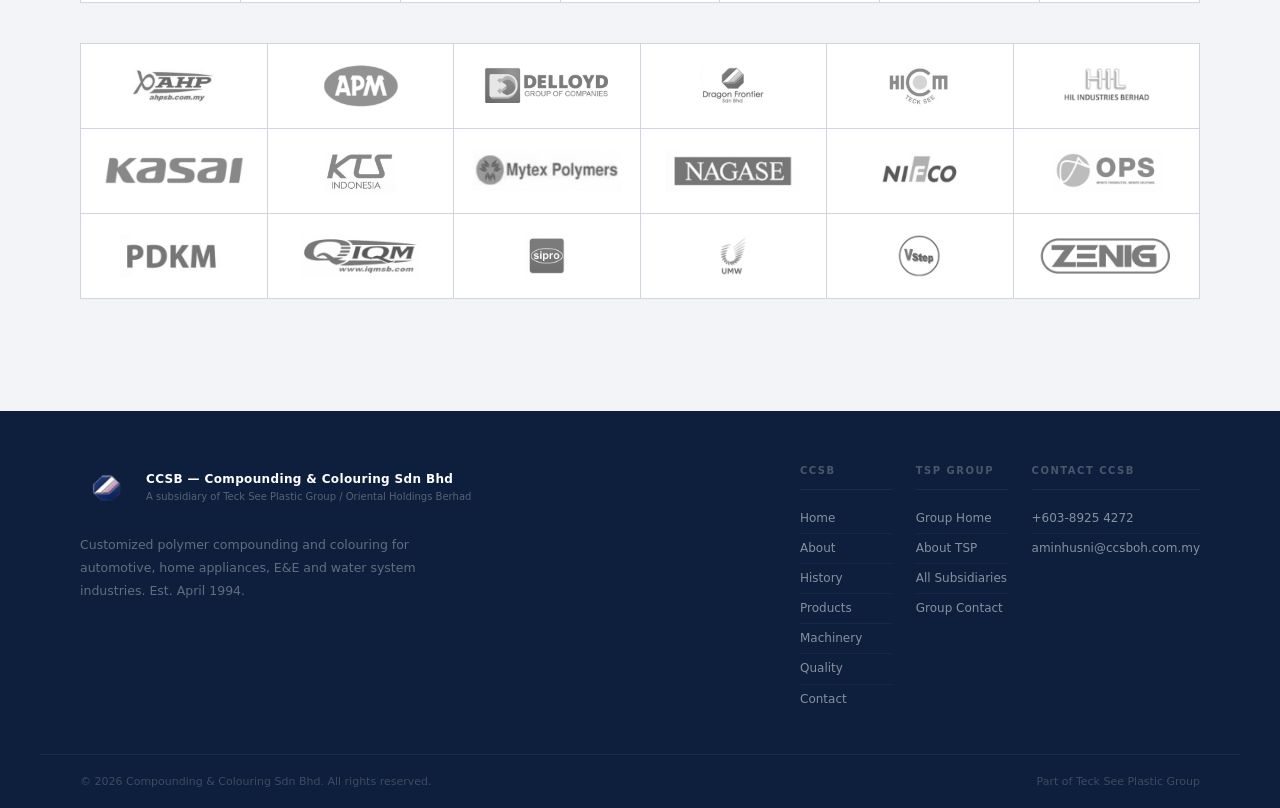
<file: ccsb/products.html>
<!DOCTYPE html>
<html lang="en">
<head>
  <meta charset="UTF-8" />
  <meta name="viewport" content="width=device-width, initial-scale=1.0" />
  <title>Products &amp; Customers | CCSB — Compounding &amp; Colouring Sdn Bhd</title>
  <link rel="stylesheet" href="../style.css" />
  <style>
    .cust-grid { display: flex; flex-wrap: wrap; gap: 8px; }
    .cust-tag { padding: 7px 16px; border: 1px solid var(--border); font-size: 12px; font-weight: 700; color: var(--navy); background: var(--bg); }
    .logo-grid { display: grid; gap: 1px; background: var(--border); border: 1px solid var(--border); }
    .logo-grid.oem-grid { grid-template-columns: repeat(7, 1fr); }
    .logo-grid.tier1-grid { grid-template-columns: repeat(6, 1fr); }
    .logo-card { background: #fff; display: flex; align-items: center; justify-content: center; padding: 20px 18px; transition: background 0.15s; }
    .logo-card:hover { background: var(--surface); }
    .logo-card img { max-height: 44px; max-width: 100%; width: auto; object-fit: contain; filter: grayscale(100%); opacity: 0.65; transition: filter 0.2s, opacity 0.2s; }
    .logo-card:hover img { filter: grayscale(0%); opacity: 1; }
    @media (max-width: 900px) {
      .logo-grid.oem-grid { grid-template-columns: repeat(4, 1fr); }
      .logo-grid.tier1-grid { grid-template-columns: repeat(3, 1fr); }
    }
    @media (max-width: 480px) {
      .logo-grid.oem-grid { grid-template-columns: repeat(3, 1fr); }
      .logo-grid.tier1-grid { grid-template-columns: repeat(2, 1fr); }
      .logo-card { padding: 16px 12px; }
    }
  </style>
</head>
<body>

<!-- TOP BAR -->
<div class="topbar">
  <div class="topbar-inner">
    <div class="topbar-brand">
      <div class="topbar-logo">
        <img src="assets/ccsb-logo.png" alt="CCSB Logo" style="width:52px;height:52px;object-fit:contain;display:block;" />
      </div>
      <div>
        <div class="topbar-co">Compounding &amp; Colouring Sdn Bhd (CCSB)</div>
        <div class="topbar-sub">A Subsidiary of Teck See Plastic Group</div>
      </div>
    </div>
    <div class="topbar-contacts">
      <div class="topbar-contact">
        <div class="topbar-contact-icon">
          <svg width="15" height="15" fill="none" viewBox="0 0 24 24" stroke="currentColor" stroke-width="2"><path stroke-linecap="square" stroke-linejoin="miter" d="M3 5a2 2 0 012-2h3.28a1 1 0 01.948.684l1.498 4.493a1 1 0 01-.502 1.21l-2.257 1.13a11.042 11.042 0 005.516 5.516l1.13-2.257a1 1 0 011.21-.502l4.493 1.498a1 1 0 01.684.949V19a2 2 0 01-2 2h-1C9.716 21 3 14.284 3 6V5z"/></svg>
        </div>
        <div>
          <div class="topbar-contact-label">CCSB Direct Line</div>
          <div class="topbar-contact-value">+603-8925 4272</div>
        </div>
      </div>
      <div class="topbar-contact">
        <div class="topbar-contact-icon">
          <svg width="15" height="15" fill="none" viewBox="0 0 24 24" stroke="currentColor" stroke-width="2"><path stroke-linecap="square" stroke-linejoin="miter" d="M3 8l7.89 5.26a2 2 0 002.22 0L21 8M5 19h14a2 2 0 002-2V7a2 2 0 00-2-2H5a2 2 0 00-2 2v10a2 2 0 002 2z"/></svg>
        </div>
        <div>
          <div class="topbar-contact-label">Email</div>
          <div class="topbar-contact-value">aminhusni@ccsboh.com.my</div>
        </div>
      </div>
    </div>
  </div>
</div>

<!-- NAV BAR -->
<nav id="main-nav">
  <div class="nav-inner" id="nav-inner">
    <div class="nav-item"><a href="../index.html" class="nav-link nav-back">← TSP Group</a></div>
    <div class="nav-sep"></div>
    <div class="nav-item"><a href="index.html" class="nav-link">Home</a></div>
    <div class="nav-item"><a href="about.html" class="nav-link">About</a></div>
    <div class="nav-item"><a href="history.html" class="nav-link">History</a></div>
    <div class="nav-item"><a href="products.html" class="nav-link active">Products</a></div>
    <div class="nav-item"><a href="machinery.html" class="nav-link">Machinery</a></div>
    <div class="nav-item"><a href="quality.html" class="nav-link">Quality</a></div>
    <div class="nav-item"><a href="contact.html" class="nav-link">Contact</a></div>
  </div>
  <div class="nav-toggle" id="nav-toggle" onclick="toggleNav()">&#9776;</div>
</nav>

<!-- PAGE BANNER -->
<div class="page-banner">
  <div class="page-banner-inner">
    <div class="page-banner-label">CCSB — Compounding &amp; Colouring Sdn Bhd</div>
    <h1>Products &amp; Customers</h1>
    <p class="page-banner-desc">Custom polymer compounds for automotive OEM and industrial clients. 90% polypropylene-based. EV-ready compound grades.</p>
  </div>
</div>

<!-- BREADCRUMB -->
<div class="breadcrumb">
  <div class="breadcrumb-inner">
    <a href="../index.html">TSP Group</a>
    <span class="breadcrumb-sep">/</span>
    <a href="index.html">CCSB</a>
    <span class="breadcrumb-sep">/</span>
    <span class="breadcrumb-cur">Products</span>
  </div>
</div>

<!-- CORE BUSINESS -->
<div class="section">
  <div class="container">
    <div class="section-label">Core Business</div>
    <h2 class="section-title">What We Do</h2>
    <div class="section-rule" style="margin-bottom:40px;"></div>
    <div style="display:grid;grid-template-columns:repeat(2,1fr);gap:0;border:1px solid var(--border);">
      <div style="padding:36px 32px;border-right:1px solid var(--border);border-bottom:1px solid var(--border);">
        <div style="font-size:10px;font-weight:700;letter-spacing:0.15em;text-transform:uppercase;color:var(--accent);margin-bottom:14px;">01</div>
        <div style="font-size:16px;font-weight:800;color:var(--navy);margin-bottom:12px;line-height:1.3;">Tailor-Made Own Product</div>
        <p style="font-size:13.5px;color:var(--muted);line-height:1.8;">Custom polymer compounds designed specifically for automotive manufacturers. Each formulation is engineered to meet OEM technical standards — Perodua, Proton, Toyota. Products include interior trim compounds, bumper compounds and instrument panel grades, all formulated to precise mechanical and aesthetic specifications.</p>
      </div>
      <div style="padding:36px 32px;border-bottom:1px solid var(--border);">
        <div style="font-size:10px;font-weight:700;letter-spacing:0.15em;text-transform:uppercase;color:var(--accent);margin-bottom:14px;">02</div>
        <div style="font-size:16px;font-weight:800;color:var(--navy);margin-bottom:12px;line-height:1.3;">Toll Compounding &amp; Colouring</div>
        <p style="font-size:13.5px;color:var(--muted);line-height:1.8;">Contract compounding and colour development for external plastic processors. CCSB provides full colour matching services with precise batch-to-batch consistency, enabling customers to outsource their compounding needs without compromising on quality or specification compliance.</p>
      </div>
      <div style="padding:36px 32px;border-right:1px solid var(--border);">
        <div style="font-size:10px;font-weight:700;letter-spacing:0.15em;text-transform:uppercase;color:var(--accent);margin-bottom:14px;">03</div>
        <div style="font-size:16px;font-weight:800;color:var(--navy);margin-bottom:12px;line-height:1.3;">Masterbatch</div>
        <p style="font-size:13.5px;color:var(--muted);line-height:1.8;">Concentrated colour and additive masterbatches for a wide range of polymer applications. Available additives include UV stabilisers, antioxidants, antistatic agents and processing aids — allowing customers to achieve precise functional properties in their final products.</p>
      </div>
      <div style="padding:36px 32px;">
        <div style="font-size:10px;font-weight:700;letter-spacing:0.15em;text-transform:uppercase;color:var(--accent);margin-bottom:14px;">04</div>
        <div style="font-size:16px;font-weight:800;color:var(--navy);margin-bottom:12px;line-height:1.3;">Material Repelletising</div>
        <p style="font-size:13.5px;color:var(--muted);line-height:1.8;">Re-engineering and repelletising of returned or off-specification materials. CCSB's repelletising service extends material lifecycle, reduces production waste, and enables customers to recover value from reject or surplus material streams — aligned with sustainable manufacturing principles.</p>
      </div>
    </div>

    <div style="margin-top:32px;padding:24px 28px;background:var(--surface);border:1px solid var(--border);border-left:4px solid var(--accent);">
      <div style="font-size:10px;font-weight:700;letter-spacing:0.14em;text-transform:uppercase;color:var(--muted);margin-bottom:8px;">Material Base</div>
      <div style="font-size:14px;color:var(--navy);line-height:1.75;font-weight:500;">90% of CCSB's product range is manufactured from <strong>polypropylene (PP)</strong>. All compound grades comply with EV requirements — future-ready for electric vehicle manufacturing platforms.</div>
    </div>
  </div>
</div>

<!-- CUSTOMERS -->
<div class="section surface">
  <div class="container">
    <div class="section-label">Customers</div>
    <h2 class="section-title">Who We Supply</h2>
    <div class="section-rule" style="margin-bottom:40px;"></div>

    <!-- OEM -->
    <div style="margin-bottom:40px;">
      <div class="logo-grid oem-grid">
        <div class="logo-card"><img src="assets/customers/oem/perodua.png" alt="Perodua" /></div>
        <div class="logo-card"><img src="assets/customers/oem/proton.png" alt="Proton" /></div>
        <div class="logo-card"><img src="assets/customers/oem/toyota.png" alt="Toyota" /></div>
        <div class="logo-card"><img src="assets/customers/oem/hino.png" alt="Hino" /></div>
        <div class="logo-card"><img src="assets/customers/oem/honda1.png" alt="Honda" /></div>
        <div class="logo-card"><img src="assets/customers/oem/honda2.png" alt="Honda" /></div>
        <div class="logo-card"><img src="assets/customers/oem/sanden.png" alt="Sanden" /></div>
      </div>
    </div>

    <!-- Tier 1 -->
    <div style="margin-bottom:40px;">
      <div class="logo-grid tier1-grid">
        <div class="logo-card"><img src="assets/customers/tier1/AHP.png" alt="AHP" /></div>
        <div class="logo-card"><img src="assets/customers/tier1/APM.png" alt="APM" /></div>
        <div class="logo-card"><img src="assets/customers/tier1/DELLOYD.png" alt="Delloyd" /></div>
        <div class="logo-card"><img src="assets/customers/tier1/DRAGON.png" alt="Dragon" /></div>
        <div class="logo-card"><img src="assets/customers/tier1/HICOM.png" alt="Hicom Teck See" /></div>
        <div class="logo-card"><img src="assets/customers/tier1/HIL.png" alt="HIL" /></div>
        <div class="logo-card"><img src="assets/customers/tier1/KASAI.png" alt="Kasai" /></div>
        <div class="logo-card"><img src="assets/customers/tier1/KTS.png" alt="KTS" /></div>
        <div class="logo-card"><img src="assets/customers/tier1/MYTEX.png" alt="Mytex" /></div>
        <div class="logo-card"><img src="assets/customers/tier1/NAGASE.png" alt="Nagase" /></div>
        <div class="logo-card"><img src="assets/customers/tier1/NIFCO.png" alt="Nifco" /></div>
        <div class="logo-card"><img src="assets/customers/tier1/OPS.png" alt="OPS" /></div>
        <div class="logo-card"><img src="assets/customers/tier1/PDKM.png" alt="PDKM" /></div>
        <div class="logo-card"><img src="assets/customers/tier1/QIQM.png" alt="QIQM" /></div>
        <div class="logo-card"><img src="assets/customers/tier1/SIPRO.png" alt="Sipro" /></div>
        <div class="logo-card"><img src="assets/customers/tier1/UMW.png" alt="UMW" /></div>
        <div class="logo-card"><img src="assets/customers/tier1/VSTEP.png" alt="Vstep" /></div>
        <div class="logo-card"><img src="assets/customers/tier1/ZENIG.png" alt="Zenig" /></div>
      </div>
    </div>

  </div>
</div>

<!-- FOOTER -->
<footer>
  <div class="footer-top">
    <div>
      <div class="footer-brand-row">
        <div class="footer-logo-icon">
          <img src="assets/ccsb-logo.png" alt="CCSB Logo" style="width:52px;height:52px;object-fit:contain;display:block;" />
        </div>
        <div>
          <div class="footer-co">CCSB — Compounding &amp; Colouring Sdn Bhd</div>
          <div class="footer-sub">A subsidiary of Teck See Plastic Group / Oriental Holdings Berhad</div>
        </div>
      </div>
      <p class="footer-desc">Customized polymer compounding and colouring for automotive, home appliances, E&amp;E and water system industries. Est. April 1994.</p>
    </div>
    <div class="footer-cols">
      <div class="footer-col">
        <div class="footer-col-hd">CCSB</div>
        <a href="index.html">Home</a>
        <a href="about.html">About</a>
        <a href="history.html">History</a>
        <a href="products.html">Products</a>
        <a href="machinery.html">Machinery</a>
        <a href="quality.html">Quality</a>
        <a href="contact.html">Contact</a>
      </div>
      <div class="footer-col">
        <div class="footer-col-hd">TSP Group</div>
        <a href="../index.html">Group Home</a>
        <a href="../about.html">About TSP</a>
        <a href="../subsidiaries.html">All Subsidiaries</a>
        <a href="../contact.html">Group Contact</a>
      </div>
      <div class="footer-col">
        <div class="footer-col-hd">Contact CCSB</div>
        <a href="tel:+60389254272">+603-8925 4272</a>
        <a href="mailto:aminhusni@ccsboh.com.my">aminhusni@ccsboh.com.my</a>
      </div>
    </div>
  </div>
  <div class="footer-bottom">
    <span>© 2026 Compounding &amp; Colouring Sdn Bhd. All rights reserved.</span>
    <span>Part of Teck See Plastic Group</span>
  </div>
</footer>

<script src="../main.js"></script>
</body>
</html>
</file>
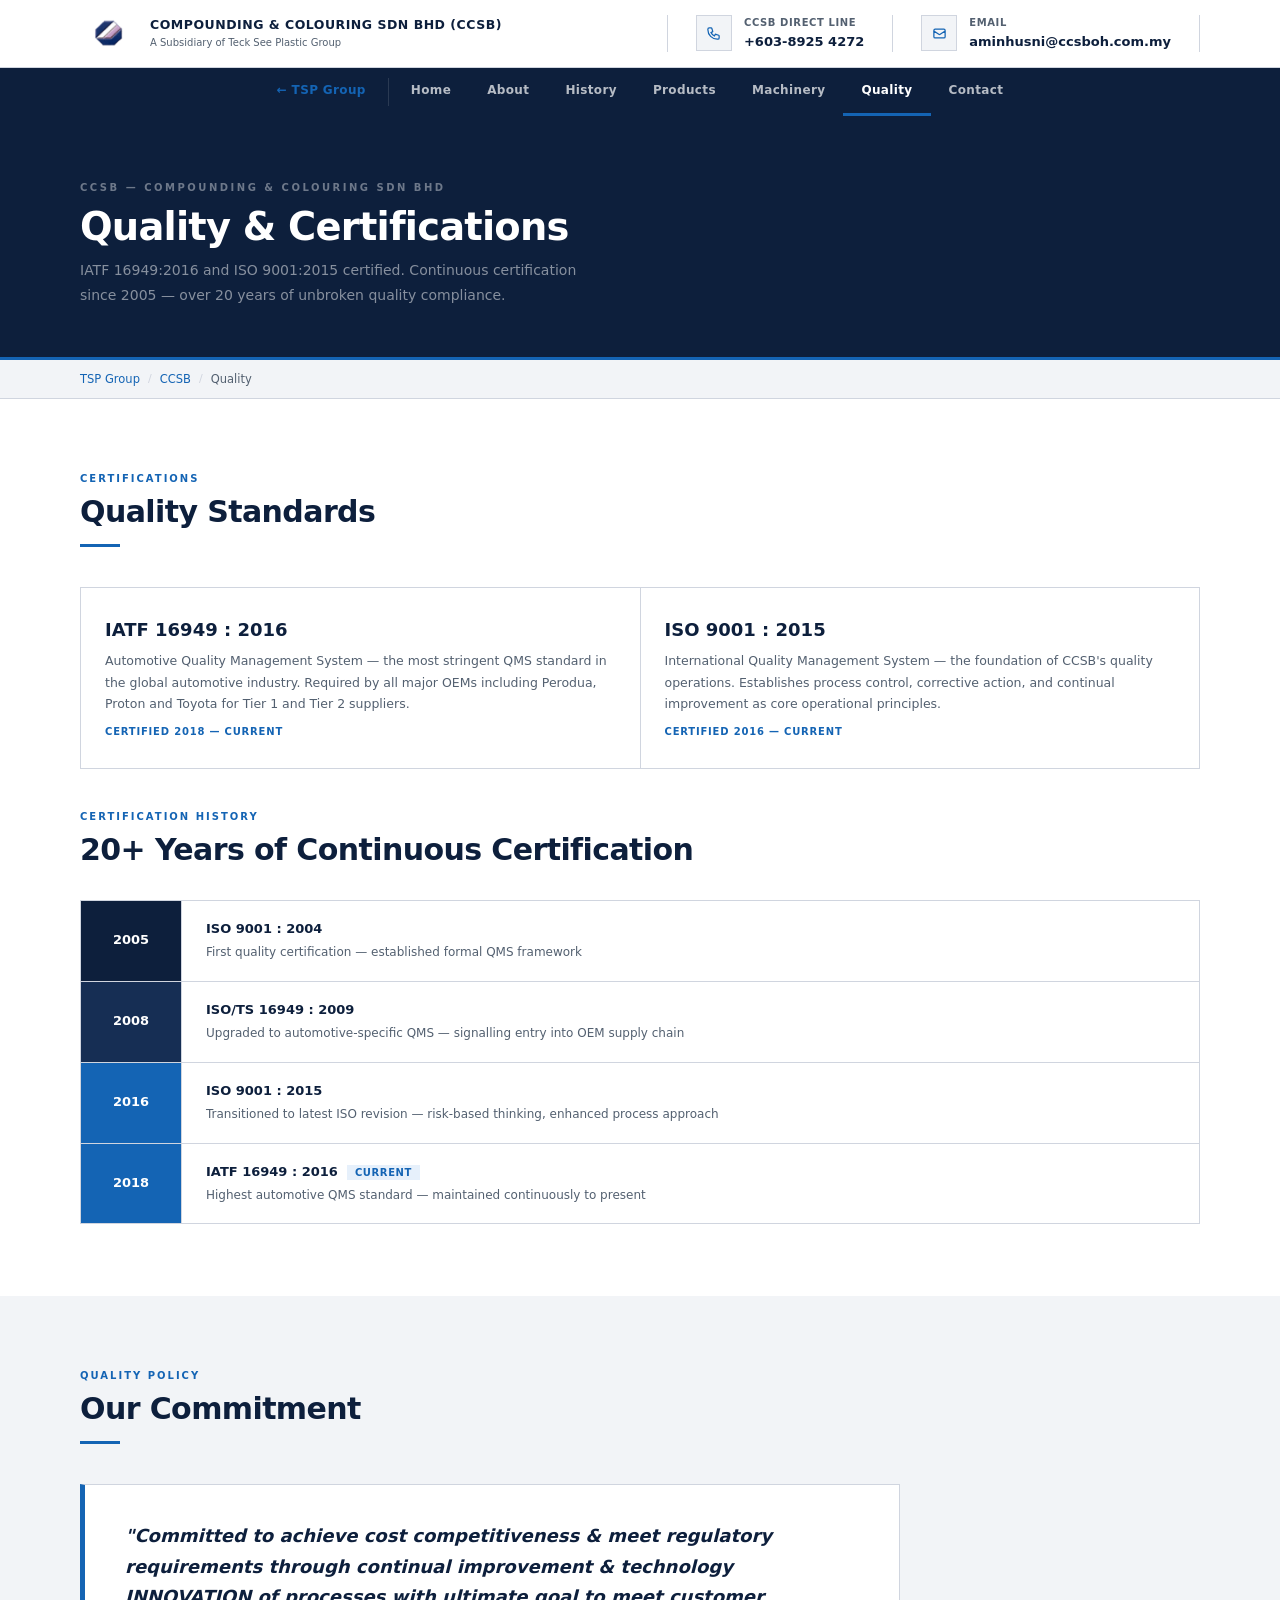
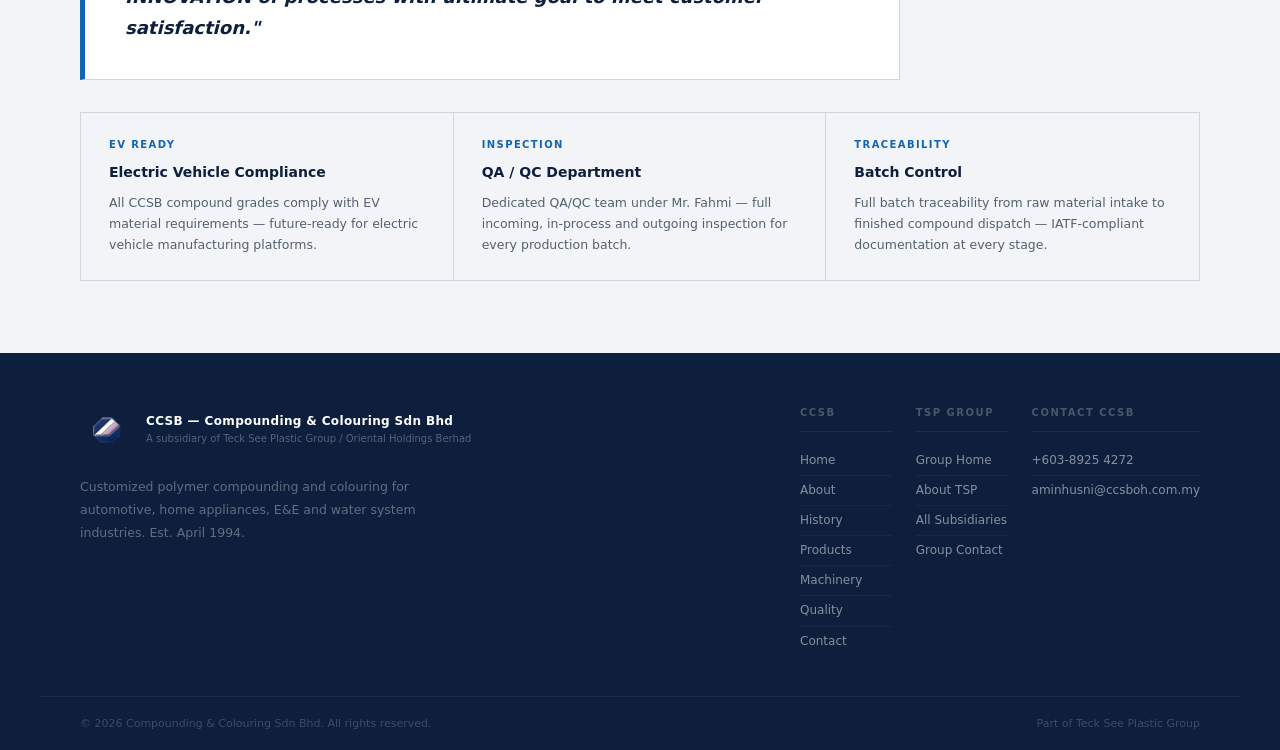
<file: ccsb/quality.html>
<!DOCTYPE html>
<html lang="en">
<head>
  <meta charset="UTF-8" />
  <meta name="viewport" content="width=device-width, initial-scale=1.0" />
  <title>Quality &amp; Certifications | CCSB — Compounding &amp; Colouring Sdn Bhd</title>
  <link rel="stylesheet" href="../style.css" />
  <style>
    .cert-strip { display: flex; gap: 0; border: 1px solid var(--border); overflow: hidden; }
    .cert-item { flex: 1; padding: 28px 24px; border-right: 1px solid var(--border); }
    .cert-item:last-child { border-right: none; }
    .cert-name { font-size: 18px; font-weight: 900; color: var(--navy); margin-bottom: 6px; }
    .cert-desc { font-size: 12.5px; color: var(--muted); line-height: 1.7; }
    .cert-year { font-size: 10px; font-weight: 700; color: var(--accent); margin-top: 10px; text-transform: uppercase; letter-spacing: 0.08em; }
    @media (max-width: 900px) {
      .cert-strip { flex-direction: column; }
      .cert-item { border-right: none; border-bottom: 1px solid var(--border); }
      .cert-item:last-child { border-bottom: none; }
    }
  </style>
</head>
<body>

<!-- TOP BAR -->
<div class="topbar">
  <div class="topbar-inner">
    <div class="topbar-brand">
      <div class="topbar-logo">
        <img src="assets/ccsb-logo.png" alt="CCSB Logo" style="width:52px;height:52px;object-fit:contain;display:block;" />
      </div>
      <div>
        <div class="topbar-co">Compounding &amp; Colouring Sdn Bhd (CCSB)</div>
        <div class="topbar-sub">A Subsidiary of Teck See Plastic Group</div>
      </div>
    </div>
    <div class="topbar-contacts">
      <div class="topbar-contact">
        <div class="topbar-contact-icon">
          <svg width="15" height="15" fill="none" viewBox="0 0 24 24" stroke="currentColor" stroke-width="2"><path stroke-linecap="square" stroke-linejoin="miter" d="M3 5a2 2 0 012-2h3.28a1 1 0 01.948.684l1.498 4.493a1 1 0 01-.502 1.21l-2.257 1.13a11.042 11.042 0 005.516 5.516l1.13-2.257a1 1 0 011.21-.502l4.493 1.498a1 1 0 01.684.949V19a2 2 0 01-2 2h-1C9.716 21 3 14.284 3 6V5z"/></svg>
        </div>
        <div>
          <div class="topbar-contact-label">CCSB Direct Line</div>
          <div class="topbar-contact-value">+603-8925 4272</div>
        </div>
      </div>
      <div class="topbar-contact">
        <div class="topbar-contact-icon">
          <svg width="15" height="15" fill="none" viewBox="0 0 24 24" stroke="currentColor" stroke-width="2"><path stroke-linecap="square" stroke-linejoin="miter" d="M3 8l7.89 5.26a2 2 0 002.22 0L21 8M5 19h14a2 2 0 002-2V7a2 2 0 00-2-2H5a2 2 0 00-2 2v10a2 2 0 002 2z"/></svg>
        </div>
        <div>
          <div class="topbar-contact-label">Email</div>
          <div class="topbar-contact-value">aminhusni@ccsboh.com.my</div>
        </div>
      </div>
    </div>
  </div>
</div>

<!-- NAV BAR -->
<nav id="main-nav">
  <div class="nav-inner" id="nav-inner">
    <div class="nav-item"><a href="../index.html" class="nav-link nav-back">← TSP Group</a></div>
    <div class="nav-sep"></div>
    <div class="nav-item"><a href="index.html" class="nav-link">Home</a></div>
    <div class="nav-item"><a href="about.html" class="nav-link">About</a></div>
    <div class="nav-item"><a href="history.html" class="nav-link">History</a></div>
    <div class="nav-item"><a href="products.html" class="nav-link">Products</a></div>
    <div class="nav-item"><a href="machinery.html" class="nav-link">Machinery</a></div>
    <div class="nav-item"><a href="quality.html" class="nav-link active">Quality</a></div>
    <div class="nav-item"><a href="contact.html" class="nav-link">Contact</a></div>
  </div>
  <div class="nav-toggle" id="nav-toggle" onclick="toggleNav()">&#9776;</div>
</nav>

<!-- PAGE BANNER -->
<div class="page-banner">
  <div class="page-banner-inner">
    <div class="page-banner-label">CCSB — Compounding &amp; Colouring Sdn Bhd</div>
    <h1>Quality &amp; Certifications</h1>
    <p class="page-banner-desc">IATF 16949:2016 and ISO 9001:2015 certified. Continuous certification since 2005 — over 20 years of unbroken quality compliance.</p>
  </div>
</div>

<!-- BREADCRUMB -->
<div class="breadcrumb">
  <div class="breadcrumb-inner">
    <a href="../index.html">TSP Group</a>
    <span class="breadcrumb-sep">/</span>
    <a href="index.html">CCSB</a>
    <span class="breadcrumb-sep">/</span>
    <span class="breadcrumb-cur">Quality</span>
  </div>
</div>

<!-- CERTIFICATIONS -->
<div class="section">
  <div class="container">
    <div class="section-label">Certifications</div>
    <h2 class="section-title">Quality Standards</h2>
    <div class="section-rule" style="margin-bottom:40px;"></div>
    <div class="cert-strip" style="margin-bottom:40px;">
      <div class="cert-item">
        <div class="cert-name">IATF 16949 : 2016</div>
        <div class="cert-desc">Automotive Quality Management System — the most stringent QMS standard in the global automotive industry. Required by all major OEMs including Perodua, Proton and Toyota for Tier 1 and Tier 2 suppliers.</div>
        <div class="cert-year">Certified 2018 — Current</div>
      </div>
      <div class="cert-item">
        <div class="cert-name">ISO 9001 : 2015</div>
        <div class="cert-desc">International Quality Management System — the foundation of CCSB's quality operations. Establishes process control, corrective action, and continual improvement as core operational principles.</div>
        <div class="cert-year">Certified 2016 — Current</div>
      </div>
    </div>

    <div class="section-label" style="margin-top:8px;">Certification History</div>
    <h2 class="section-title" style="margin-bottom:32px;">20+ Years of Continuous Certification</h2>
    <div style="border:1px solid var(--border);overflow:hidden;">
      <div style="display:flex;align-items:stretch;border-bottom:1px solid var(--border);">
        <div style="width:100px;flex-shrink:0;background:var(--navy);display:flex;align-items:center;justify-content:center;padding:18px 0;">
          <div style="font-size:13px;font-weight:800;color:#fff;">2005</div>
        </div>
        <div style="padding:18px 24px;border-left:1px solid var(--border);">
          <div style="font-size:13px;font-weight:700;color:var(--navy);">ISO 9001 : 2004</div>
          <div style="font-size:12px;color:var(--muted);margin-top:4px;">First quality certification — established formal QMS framework</div>
        </div>
      </div>
      <div style="display:flex;align-items:stretch;border-bottom:1px solid var(--border);">
        <div style="width:100px;flex-shrink:0;background:var(--navy2);display:flex;align-items:center;justify-content:center;padding:18px 0;">
          <div style="font-size:13px;font-weight:800;color:#fff;">2008</div>
        </div>
        <div style="padding:18px 24px;border-left:1px solid var(--border);">
          <div style="font-size:13px;font-weight:700;color:var(--navy);">ISO/TS 16949 : 2009</div>
          <div style="font-size:12px;color:var(--muted);margin-top:4px;">Upgraded to automotive-specific QMS — signalling entry into OEM supply chain</div>
        </div>
      </div>
      <div style="display:flex;align-items:stretch;border-bottom:1px solid var(--border);">
        <div style="width:100px;flex-shrink:0;background:var(--accent);display:flex;align-items:center;justify-content:center;padding:18px 0;">
          <div style="font-size:13px;font-weight:800;color:#fff;">2016</div>
        </div>
        <div style="padding:18px 24px;border-left:1px solid var(--border);">
          <div style="font-size:13px;font-weight:700;color:var(--navy);">ISO 9001 : 2015</div>
          <div style="font-size:12px;color:var(--muted);margin-top:4px;">Transitioned to latest ISO revision — risk-based thinking, enhanced process approach</div>
        </div>
      </div>
      <div style="display:flex;align-items:stretch;">
        <div style="width:100px;flex-shrink:0;background:var(--accent);display:flex;align-items:center;justify-content:center;padding:18px 0;">
          <div style="font-size:13px;font-weight:800;color:#fff;">2018</div>
        </div>
        <div style="padding:18px 24px;border-left:1px solid var(--border);">
          <div style="font-size:13px;font-weight:700;color:var(--navy);">IATF 16949 : 2016 &nbsp;<span style="font-size:10px;background:#e6f0fb;color:var(--accent);padding:2px 8px;letter-spacing:0.06em;font-weight:700;text-transform:uppercase;">Current</span></div>
          <div style="font-size:12px;color:var(--muted);margin-top:4px;">Highest automotive QMS standard — maintained continuously to present</div>
        </div>
      </div>
    </div>
  </div>
</div>

<!-- QUALITY POLICY -->
<div class="section surface">
  <div class="container">
    <div class="section-label">Quality Policy</div>
    <h2 class="section-title">Our Commitment</h2>
    <div class="section-rule" style="margin-bottom:40px;"></div>
    <div style="padding:36px 40px;background:#fff;border:1px solid var(--border);border-left:5px solid var(--accent);max-width:820px;">
      <div style="font-size:18px;font-weight:700;color:var(--navy);line-height:1.7;font-style:italic;">"Committed to achieve cost competitiveness &amp; meet regulatory requirements through continual improvement &amp; technology INNOVATION of processes with ultimate goal to meet customer satisfaction."</div>
    </div>
    <div style="margin-top:32px;display:grid;grid-template-columns:repeat(3,1fr);gap:0;border:1px solid var(--border);">
      <div style="padding:24px 28px;border-right:1px solid var(--border);">
        <div style="font-size:10px;font-weight:700;letter-spacing:0.14em;text-transform:uppercase;color:var(--accent);margin-bottom:8px;">EV Ready</div>
        <div style="font-size:14px;font-weight:800;color:var(--navy);margin-bottom:8px;">Electric Vehicle Compliance</div>
        <p style="font-size:12.5px;color:var(--muted);line-height:1.7;">All CCSB compound grades comply with EV material requirements — future-ready for electric vehicle manufacturing platforms.</p>
      </div>
      <div style="padding:24px 28px;border-right:1px solid var(--border);">
        <div style="font-size:10px;font-weight:700;letter-spacing:0.14em;text-transform:uppercase;color:var(--accent);margin-bottom:8px;">Inspection</div>
        <div style="font-size:14px;font-weight:800;color:var(--navy);margin-bottom:8px;">QA / QC Department</div>
        <p style="font-size:12.5px;color:var(--muted);line-height:1.7;">Dedicated QA/QC team under Mr. Fahmi — full incoming, in-process and outgoing inspection for every production batch.</p>
      </div>
      <div style="padding:24px 28px;">
        <div style="font-size:10px;font-weight:700;letter-spacing:0.14em;text-transform:uppercase;color:var(--accent);margin-bottom:8px;">Traceability</div>
        <div style="font-size:14px;font-weight:800;color:var(--navy);margin-bottom:8px;">Batch Control</div>
        <p style="font-size:12.5px;color:var(--muted);line-height:1.7;">Full batch traceability from raw material intake to finished compound dispatch — IATF-compliant documentation at every stage.</p>
      </div>
    </div>
  </div>
</div>

<!-- FOOTER -->
<footer>
  <div class="footer-top">
    <div>
      <div class="footer-brand-row">
        <div class="footer-logo-icon">
          <img src="assets/ccsb-logo.png" alt="CCSB Logo" style="width:52px;height:52px;object-fit:contain;display:block;" />
        </div>
        <div>
          <div class="footer-co">CCSB — Compounding &amp; Colouring Sdn Bhd</div>
          <div class="footer-sub">A subsidiary of Teck See Plastic Group / Oriental Holdings Berhad</div>
        </div>
      </div>
      <p class="footer-desc">Customized polymer compounding and colouring for automotive, home appliances, E&amp;E and water system industries. Est. April 1994.</p>
    </div>
    <div class="footer-cols">
      <div class="footer-col">
        <div class="footer-col-hd">CCSB</div>
        <a href="index.html">Home</a>
        <a href="about.html">About</a>
        <a href="history.html">History</a>
        <a href="products.html">Products</a>
        <a href="machinery.html">Machinery</a>
        <a href="quality.html">Quality</a>
        <a href="contact.html">Contact</a>
      </div>
      <div class="footer-col">
        <div class="footer-col-hd">TSP Group</div>
        <a href="../index.html">Group Home</a>
        <a href="../about.html">About TSP</a>
        <a href="../subsidiaries.html">All Subsidiaries</a>
        <a href="../contact.html">Group Contact</a>
      </div>
      <div class="footer-col">
        <div class="footer-col-hd">Contact CCSB</div>
        <a href="tel:+60389254272">+603-8925 4272</a>
        <a href="mailto:aminhusni@ccsboh.com.my">aminhusni@ccsboh.com.my</a>
      </div>
    </div>
  </div>
  <div class="footer-bottom">
    <span>© 2026 Compounding &amp; Colouring Sdn Bhd. All rights reserved.</span>
    <span>Part of Teck See Plastic Group</span>
  </div>
</footer>

<script src="../main.js"></script>
</body>
</html>
</file>
<file: style.css>
*, *::before, *::after { box-sizing: border-box; margin: 0; padding: 0; }

:root {
  --navy:    #0d1f3c;
  --navy2:   #162e54;
  --accent:  #1464b4;
  --bg:      #ffffff;
  --surface: #f2f4f7;
  --border:  #d0d5df;
  --text:    #0c1b2e;
  --muted:   #536070;
  --topbar-h: 68px;
  --nav-h:    48px;
}

html { scroll-behavior: smooth; }
body {
  font-family: "Segoe UI", system-ui, -apple-system, sans-serif;
  background: var(--bg); color: var(--text); line-height: 1.6;
  -webkit-font-smoothing: antialiased;
}
a { text-decoration: none; color: inherit; }
img { display: block; max-width: 100%; }

/* ══════════════════════════════════════
   TOP BAR
══════════════════════════════════════ */
.topbar {
  height: var(--topbar-h);
  background: #fff;
  border-bottom: 1px solid var(--border);
  position: fixed; top: 0; left: 0; right: 0; z-index: 200;
}
.topbar-inner {
  max-width: 1200px; margin: 0 auto; height: 100%;
  padding: 0 40px;
  display: flex; align-items: center; justify-content: space-between;
}
.topbar-brand { display: flex; align-items: center; gap: 14px; }
.topbar-logo {
  width: 56px; height: 56px;
  background: transparent;
  display: flex; align-items: center; justify-content: center; flex-shrink: 0;
}
.topbar-logo svg { width: 26px; height: 26px; }
.topbar-co {
  font-size: 12.5px; font-weight: 800; color: var(--navy);
  letter-spacing: 0.04em; text-transform: uppercase; line-height: 1.2;
}
.topbar-sub { font-size: 10px; color: var(--muted); margin-top: 3px; }
.topbar-contacts { display: flex; gap: 0; border-left: 1px solid var(--border); }
.topbar-contact {
  display: flex; align-items: center; gap: 12px;
  padding: 0 28px;
  border-right: 1px solid var(--border);
}
.topbar-contact-icon {
  width: 36px; height: 36px;
  background: var(--surface);
  border: 1px solid var(--border);
  display: flex; align-items: center; justify-content: center; flex-shrink: 0;
  color: var(--accent);
}
.topbar-contact-label {
  font-size: 10px; color: var(--muted); font-weight: 600;
  letter-spacing: 0.06em; text-transform: uppercase;
}
.topbar-contact-value { font-size: 13px; font-weight: 700; color: var(--navy); margin-top: 1px; }

/* ══════════════════════════════════════
   NAV BAR
══════════════════════════════════════ */
nav {
  height: var(--nav-h);
  background: var(--navy);
  position: fixed;
  top: var(--topbar-h); left: 0; right: 0; z-index: 199;
}
.nav-inner {
  max-width: 1200px; margin: 0 auto; height: 100%;
  padding: 0 40px;
  display: flex; align-items: stretch;
  justify-content: center;
}
.nav-item { position: relative; display: flex; }
.nav-link {
  display: flex; align-items: center; gap: 5px;
  padding: 0 18px; height: 100%;
  font-size: 12px; font-weight: 600; letter-spacing: 0.03em;
  color: rgba(255,255,255,0.7);
  border-bottom: 3px solid transparent;
  transition: color 0.15s, border-color 0.15s, background 0.15s;
  white-space: nowrap;
}
.nav-link:hover { color: #fff; background: rgba(255,255,255,0.06); }
.nav-link.active { color: #fff; border-bottom-color: var(--accent); }
.caret { font-size: 8px; opacity: 0.55; margin-top: 1px; }

/* Dropdowns */
.dropdown-menu {
  display: none;
  position: absolute; top: 100%; left: 0;
  background: #fff; min-width: 220px;
  border-top: 3px solid var(--accent);
  border: 1px solid var(--border);
  border-top: 3px solid var(--accent);
  box-shadow: 0 6px 20px rgba(0,0,0,0.10);
  z-index: 300;
}
.nav-item:hover .dropdown-menu { display: block; }
.dropdown-menu a {
  display: block; padding: 10px 18px;
  font-size: 12px; font-weight: 500; color: var(--muted);
  border-bottom: 1px solid var(--surface);
  transition: background 0.12s, color 0.12s;
}
.dropdown-menu a:last-child { border-bottom: none; }
.dropdown-menu a:hover { background: var(--surface); color: var(--navy); padding-left: 22px; }

.nav-toggle { display: none; cursor: pointer; }

/* Subsidiary nav — back link + separator */
.nav-back { color: var(--accent) !important; }
.nav-back:hover { color: #fff !important; }
.nav-sep { width: 1px; background: rgba(255,255,255,0.12); margin: 10px 4px; flex-shrink: 0; }

/* ══════════════════════════════════════
   HERO — FULL WIDTH SLIDER
══════════════════════════════════════ */
.hero {
  margin-top: calc(var(--topbar-h) + var(--nav-h));
  height: 58vh; min-height: 400px;
  position: relative; overflow: hidden; background: var(--navy);
}
.hero-slides { position: relative; width: 100%; height: 100%; }
.hero-slide {
  position: absolute; inset: 0;
  opacity: 0; transition: opacity 0.8s ease;
}
.hero-slide.active { opacity: 1; z-index: 2; }
.hero-slide-bg {
  position: absolute; inset: 0;
  background-size: cover; background-position: center;
}
.slide-tsp    { background: url('assets/tspb.jpg') center / cover no-repeat; }
.slide-ccsb   { background-color: #0d2744; }
.slide-lipro  { background-color: #0a2035; }
.slide-on     { background-color: #10263e; }
.slide-kasai  { background-color: #0e2b48; }
.slide-atts   { background-color: #0c1e38; }
.slide-dragon { background-color: #102440; }

.hero-slide-overlay {
  position: absolute; inset: 0;
  background: linear-gradient(
    to top,
    rgba(0,0,0,0.65) 0%,
    rgba(0,0,0,0.15) 55%,
    rgba(0,0,0,0.05) 100%
  );
}

/* Bottom-left content */
.hero-slide-content {
  position: absolute; bottom: 44px; left: 48px; z-index: 3;
}
.hero-slide-name {
  font-size: clamp(20px, 2.8vw, 32px);
  font-weight: 700; color: #fff;
  letter-spacing: 0;
  line-height: 1.2; margin-bottom: 14px;
  text-shadow: 0 1px 8px rgba(0,0,0,0.35);
}

/* Dots — small filled circles, no borders */
.hero-dots { display: flex; gap: 7px; align-items: center; }
.hero-dot {
  width: 9px; height: 9px;
  background: rgba(255,255,255,0.3);
  cursor: pointer;
  transition: background 0.2s;
  flex-shrink: 0;
}
.hero-dot.active { background: #fff; }

/* Arrows */
.hero-arrow {
  position: absolute; top: 50%; transform: translateY(-50%);
  z-index: 4; cursor: pointer;
  width: 32px; height: 56px;
  display: flex; align-items: center; justify-content: center;
  color: rgba(255,255,255,0.75);
  font-size: 22px;
  background: rgba(0,0,0,0.2);
  transition: background 0.2s, color 0.2s;
  user-select: none;
}
.hero-arrow:hover { background: rgba(0,0,0,0.45); color: #fff; }
.hero-arrow-prev { left: 0; }
.hero-arrow-next { right: 0; }

/* ══════════════════════════════════════
   STATS BAR
══════════════════════════════════════ */
.stats-bar { background: var(--navy); border-top: 1px solid rgba(255,255,255,0.06); }
.stats-bar-inner {
  max-width: 1200px; margin: 0 auto;
  display: grid; grid-template-columns: repeat(4, 1fr);
  border-left: 1px solid rgba(255,255,255,0.06);
}
.stat-item {
  padding: 28px 36px;
  border-right: 1px solid rgba(255,255,255,0.06);
  border-bottom: none;
}
.stat-num {
  font-size: 32px; font-weight: 900; color: #fff;
  letter-spacing: -0.03em; line-height: 1; margin-bottom: 5px;
}
.stat-num sup { font-size: 18px; color: rgba(255,255,255,0.5); font-weight: 600; }
.stat-label {
  font-size: 10.5px; color: rgba(255,255,255,0.4);
  font-weight: 600; letter-spacing: 0.1em; text-transform: uppercase;
}

/* ══════════════════════════════════════
   LAYOUT
══════════════════════════════════════ */
.section { padding: 72px 0; }
.section.surface { background: var(--surface); }
.section.ruled { border-top: 1px solid var(--border); }
.container { max-width: 1200px; margin: 0 auto; padding: 0 40px; }

/* Section header — left aligned, not centered */
.section-label {
  font-size: 10px; font-weight: 700; letter-spacing: 0.2em;
  text-transform: uppercase; color: var(--accent);
  margin-bottom: 8px;
}
.section-title {
  font-size: clamp(20px, 2.5vw, 30px); font-weight: 800;
  color: var(--navy); letter-spacing: -0.02em; line-height: 1.15;
}
.section-rule {
  width: 40px; height: 3px; background: var(--accent);
  margin: 14px 0 0;
}
.section-desc {
  font-size: 14px; color: var(--muted); line-height: 1.8;
  max-width: 520px; margin-top: 16px;
}

/* Two col */
.two-col { display: grid; grid-template-columns: 1fr 1fr; gap: 64px; align-items: start; }
.two-col.wide { grid-template-columns: 1.2fr 0.8fr; }

/* ══════════════════════════════════════
   FACT TABLE
══════════════════════════════════════ */
.fact-table {
  border: 1px solid var(--border);
  overflow: hidden;
}
.fact-row { display: flex; border-bottom: 1px solid var(--border); }
.fact-row:last-child { border-bottom: none; }
.fact-key {
  width: 136px; flex-shrink: 0;
  padding: 11px 14px;
  font-size: 10.5px; font-weight: 700; color: var(--muted);
  text-transform: uppercase; letter-spacing: 0.05em;
  background: var(--surface);
  border-right: 1px solid var(--border);
}
.fact-val {
  padding: 11px 16px;
  font-size: 12.5px; font-weight: 500; color: var(--text); line-height: 1.55;
}

/* ══════════════════════════════════════
   SEGMENTS TABLE (replaces card grid)
══════════════════════════════════════ */
.segments-table-wrap { overflow-x: auto; -webkit-overflow-scrolling: touch; }
.segments-table {
  width: 100%;
  border: 1px solid var(--border);
  border-collapse: collapse;
}
.segments-table thead tr {
  background: var(--navy);
}
.segments-table thead th {
  padding: 11px 18px;
  font-size: 10px; font-weight: 700; letter-spacing: 0.1em;
  text-transform: uppercase; color: rgba(255,255,255,0.55);
  text-align: left;
}
.segments-table tbody tr {
  border-bottom: 1px solid var(--border);
  transition: background 0.12s;
}
.segments-table tbody tr:last-child { border-bottom: none; }
.segments-table tbody tr:hover { background: var(--surface); }
.segments-table tbody td {
  padding: 14px 18px;
  font-size: 13px; color: var(--text); vertical-align: middle;
}
.seg-name { font-weight: 700; color: var(--navy); }
.seg-spec {
  display: inline-block; margin-left: 10px;
  font-size: 10px; font-weight: 700; letter-spacing: 0.06em;
  text-transform: uppercase;
  color: var(--accent); background: #e6f0fb; padding: 2px 8px;
}
.seg-link {
  font-size: 11.5px; font-weight: 600; color: var(--accent);
  white-space: nowrap;
}
.seg-link:hover { text-decoration: underline; }

/* ══════════════════════════════════════
   INDUSTRIES GRID
══════════════════════════════════════ */
.industries-grid {
  display: grid; grid-template-columns: repeat(3,1fr);
  border: 1px solid var(--border);
}
.industry-cell {
  padding: 22px 24px;
  border-right: 1px solid var(--border);
  border-bottom: 1px solid var(--border);
}
.industry-cell:nth-child(3n) { border-right: none; }
.industry-cell:nth-last-child(-n+3) { border-bottom: none; }
.industry-name {
  font-size: 12.5px; font-weight: 700; color: var(--navy); margin-bottom: 5px;
}
.industry-desc { font-size: 12px; color: var(--muted); line-height: 1.65; }

/* ══════════════════════════════════════
   BRANDS MARQUEE
══════════════════════════════════════ */
.brands-marquee {
  overflow: hidden;
  border-top: 1px solid var(--border);
  border-bottom: 1px solid var(--border);
  background: #fff;
  padding: 0;
  position: relative;
}
.brands-marquee::before,
.brands-marquee::after {
  content: '';
  position: absolute; top: 0; bottom: 0; width: 80px;
  z-index: 2; pointer-events: none;
}
.brands-marquee::before { left: 0; background: linear-gradient(to right, #fff, transparent); }
.brands-marquee::after  { right: 0; background: linear-gradient(to left, #fff, transparent); }

.brands-track {
  display: flex; align-items: center;
  animation: marquee 28s linear infinite;
  width: max-content;
}
.brands-track:hover { animation-play-state: paused; }

@keyframes marquee {
  0%   { transform: translateX(0); }
  100% { transform: translateX(-50%); }
}

.brand-item {
  display: flex; align-items: center; justify-content: center;
  padding: 20px 40px;
  border-right: 1px solid var(--border);
  min-width: 140px; height: 72px;
  flex-shrink: 0;
}
.brand-item img {
  max-height: 28px; max-width: 96px;
  object-fit: contain;
  opacity: 0.35; transition: opacity 0.2s;
}
.brand-item:hover img { opacity: 0.8; }
.brand-item .brand-fallback {
  font-size: 12px; font-weight: 800; color: var(--muted);
  letter-spacing: 0.08em; text-transform: uppercase;
}

/* ══════════════════════════════════════
   PAGE BANNER (inner pages)
══════════════════════════════════════ */
.page-banner {
  margin-top: calc(var(--topbar-h) + var(--nav-h));
  background: var(--navy); padding: 64px 0 48px;
  border-bottom: 3px solid var(--accent);
}
.page-banner-inner { max-width: 1200px; margin: 0 auto; padding: 0 40px; }
.page-banner-label {
  font-size: 10px; font-weight: 700; letter-spacing: 0.25em;
  text-transform: uppercase; color: rgba(255,255,255,0.4); margin-bottom: 10px;
}
.page-banner h1 {
  font-size: clamp(24px, 3vw, 40px); font-weight: 800;
  color: #fff; letter-spacing: -0.02em; line-height: 1.1; margin-bottom: 10px;
}
.page-banner-desc {
  font-size: 14px; color: rgba(255,255,255,0.5);
  max-width: 520px; line-height: 1.8;
}

/* Breadcrumb */
.breadcrumb { background: var(--surface); border-bottom: 1px solid var(--border); padding: 10px 0; }
.breadcrumb-inner { max-width: 1200px; margin: 0 auto; padding: 0 40px; display: flex; align-items: center; gap: 8px; }
.breadcrumb a { font-size: 11.5px; color: var(--accent); font-weight: 500; }
.breadcrumb-sep { color: var(--border); font-size: 11px; }
.breadcrumb-cur { font-size: 11.5px; color: var(--muted); }

/* ══════════════════════════════════════
   FOOTER
══════════════════════════════════════ */
footer { background: var(--navy); }
.footer-top {
  max-width: 1200px; margin: 0 auto; padding: 52px 40px 40px;
  display: grid; grid-template-columns: 1.6fr 1fr; gap: 80px;
  border-bottom: 1px solid rgba(255,255,255,0.06);
}
.footer-brand-row { display: flex; align-items: center; gap: 14px; margin-bottom: 18px; }
.footer-logo-icon {
  width: 52px; height: 52px; background: transparent;
  display: flex; align-items: center; justify-content: center;
}
.footer-logo-icon svg { width: 22px; height: 22px; }
.footer-co { font-size: 12px; font-weight: 800; color: #fff; letter-spacing: 0.03em; line-height: 1.2; }
.footer-sub { font-size: 10px; color: rgba(255,255,255,0.3); margin-top: 2px; }
.footer-desc { font-size: 12.5px; color: rgba(255,255,255,0.35); line-height: 1.85; max-width: 340px; }
.footer-cols { display: grid; grid-template-columns: repeat(3, 1fr); gap: 24px; }
.footer-col-hd {
  font-size: 10px; font-weight: 700; letter-spacing: 0.15em;
  text-transform: uppercase; color: rgba(255,255,255,0.25); margin-bottom: 14px;
  padding-bottom: 10px; border-bottom: 1px solid rgba(255,255,255,0.06);
}
.footer-col a {
  display: block; font-size: 12px; color: rgba(255,255,255,0.5);
  padding: 5px 0; transition: color 0.15s;
  border-bottom: 1px solid rgba(255,255,255,0.04);
}
.footer-col a:last-child { border-bottom: none; }
.footer-col a:hover { color: #fff; }
.footer-bottom {
  max-width: 1200px; margin: 0 auto; padding: 18px 40px;
  display: flex; justify-content: space-between; align-items: center;
  font-size: 11px; color: rgba(255,255,255,0.2);
}

/* ══════════════════════════════════════
   UTILITY GRIDS
══════════════════════════════════════ */
.grid-2col { display: grid; grid-template-columns: 1fr 1fr; gap: 40px; }
.grid-3col { display: grid; grid-template-columns: repeat(3, 1fr); gap: 2px; }
.grid-1-2  { display: grid; grid-template-columns: 1fr 2fr; gap: 0; }
.grid-cert { display: grid; grid-template-columns: repeat(2, 1fr); gap: 2px; }

/* ══════════════════════════════════════
   RESPONSIVE
══════════════════════════════════════ */
@media (max-width: 1024px) {
  .topbar-contacts { gap: 0; }
  .two-col.wide { grid-template-columns: 1fr 1fr; gap: 40px; }
  .core-grid { grid-template-columns: repeat(2,1fr) !important; }
  .core-grid > div { border-right: none !important; border-bottom: 1px solid var(--border); }
  .explore-grid { grid-template-columns: repeat(2,1fr) !important; }
  .segments-table thead th:nth-child(2),
  .segments-table tbody td:nth-child(2) { display: none; }
}

@media (max-width: 820px) {
  :root { --topbar-h: 60px; --nav-h: 46px; }
  .topbar-contacts { display: none; }
  .topbar-co { font-size: 11.5px; }
  .two-col, .two-col.wide { grid-template-columns: 1fr; gap: 28px; }
  .banner-split { grid-template-columns: 1fr !important; }
  .banner-split > div:last-child { min-height: 220px !important; }
  .core-grid { grid-template-columns: repeat(2,1fr) !important; }
  .explore-grid { grid-template-columns: repeat(2,1fr) !important; }
  .stats-bar-inner { grid-template-columns: repeat(2, 1fr); }
  .industries-grid { grid-template-columns: repeat(2, 1fr); }
  .footer-top { grid-template-columns: 1fr; gap: 32px; }
  .footer-cols { grid-template-columns: repeat(2, 1fr); }
  .grid-2col, .grid-3col, .grid-1-2, .grid-cert { grid-template-columns: 1fr; }
  .grid-2col { gap: 24px; }

  /* Collapse desktop nav, show hamburger */
  .nav-inner { display: none; justify-content: flex-start; }
  .nav-toggle {
    display: flex; align-items: center; justify-content: flex-end;
    padding: 0 20px; height: var(--nav-h); width: 100%;
    color: rgba(255,255,255,0.85); font-size: 20px;
  }
  nav.nav-mobile-open .nav-inner {
    display: flex; flex-direction: column; align-items: stretch;
    position: fixed;
    top: calc(var(--topbar-h) + var(--nav-h));
    left: 0; right: 0;
    background: var(--navy);
    z-index: 198;
    border-top: 1px solid rgba(255,255,255,0.08);
    max-height: calc(100vh - var(--topbar-h) - var(--nav-h));
    overflow-y: auto;
  }
  nav.nav-mobile-open .nav-item { display: block; }
  nav.nav-mobile-open .nav-link {
    height: auto; padding: 13px 24px;
    border-bottom: 1px solid rgba(255,255,255,0.05);
    justify-content: flex-start;
  }
  nav.nav-mobile-open .dropdown-menu { display: none !important; }

  /* Segments table — simplify on mobile */
  .segments-table thead th:nth-child(3),
  .segments-table tbody td:nth-child(3) { display: none; }
}

@media (max-width: 580px) {
  .topbar-inner, .container, .breadcrumb-inner,
  .page-banner-inner { padding-left: 18px; padding-right: 18px; }
  .banner-split { padding-left: 18px !important; padding-right: 18px !important; }
  .core-grid { grid-template-columns: 1fr !important; }
  .explore-grid { grid-template-columns: 1fr !important; }
  .footer-top, .footer-bottom { padding-left: 18px; padding-right: 18px; }

  .hero { height: 52vh; min-height: 300px; }
  .hero-slide-content { left: 18px; bottom: 24px; }
  .hero-slide-name { font-size: 20px; }
  .hero-arrow { display: none; }

  .stats-bar-inner { grid-template-columns: repeat(2, 1fr); }
  .stat-item { padding: 20px 18px; }
  .stat-num { font-size: 26px; }

  .industries-grid { grid-template-columns: 1fr; }
  .footer-cols { grid-template-columns: 1fr; }
  .grid-2col, .grid-3col, .grid-1-2, .grid-cert { grid-template-columns: 1fr !important; }
  .grid-1-2 > div:first-child { border-bottom: 1px solid rgba(255,255,255,0.1); }
  .footer-top { padding-top: 36px; }
  .footer-bottom { flex-direction: column; gap: 6px; text-align: center; }
  .section { padding: 48px 0; }

  /* Segments table — only name + link on mobile */
  .segments-table thead th:nth-child(2),
  .segments-table thead th:nth-child(3),
  .segments-table tbody td:nth-child(2),
  .segments-table tbody td:nth-child(3) { display: none; }
}
</file>
